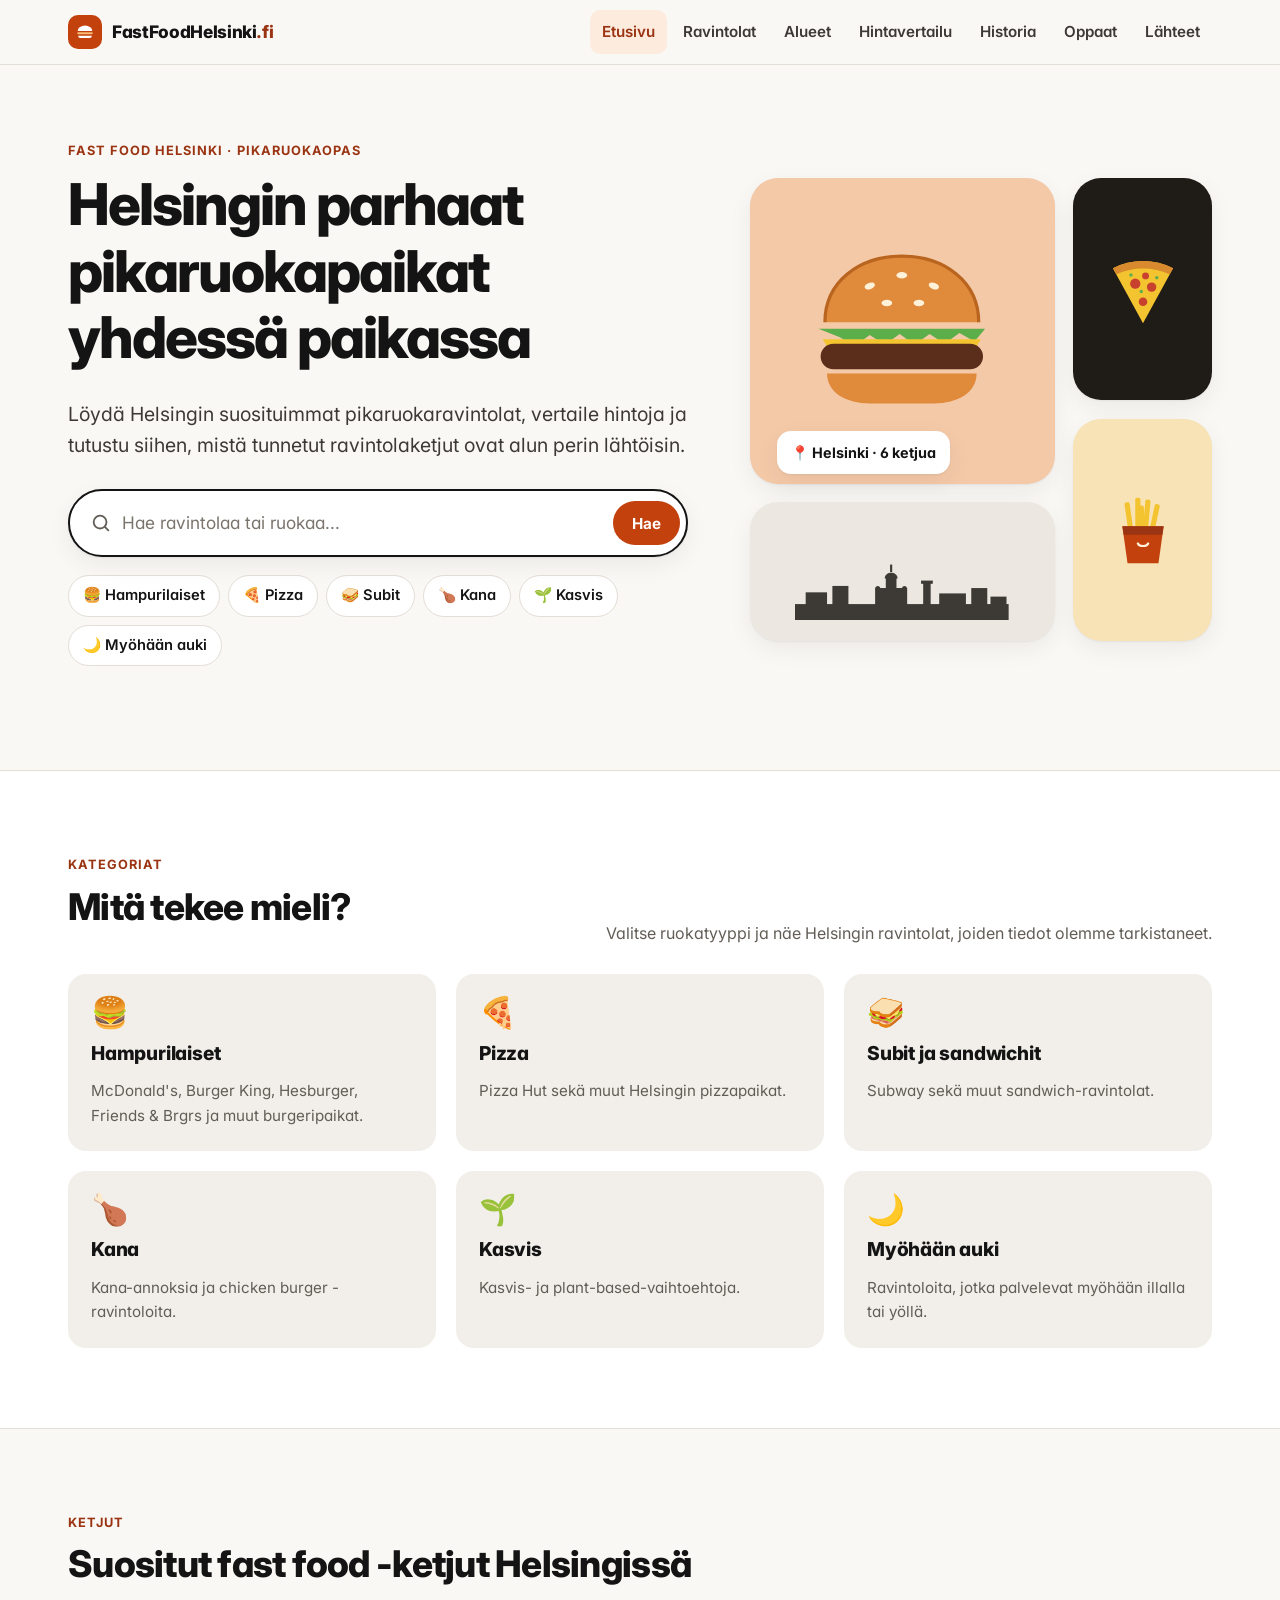
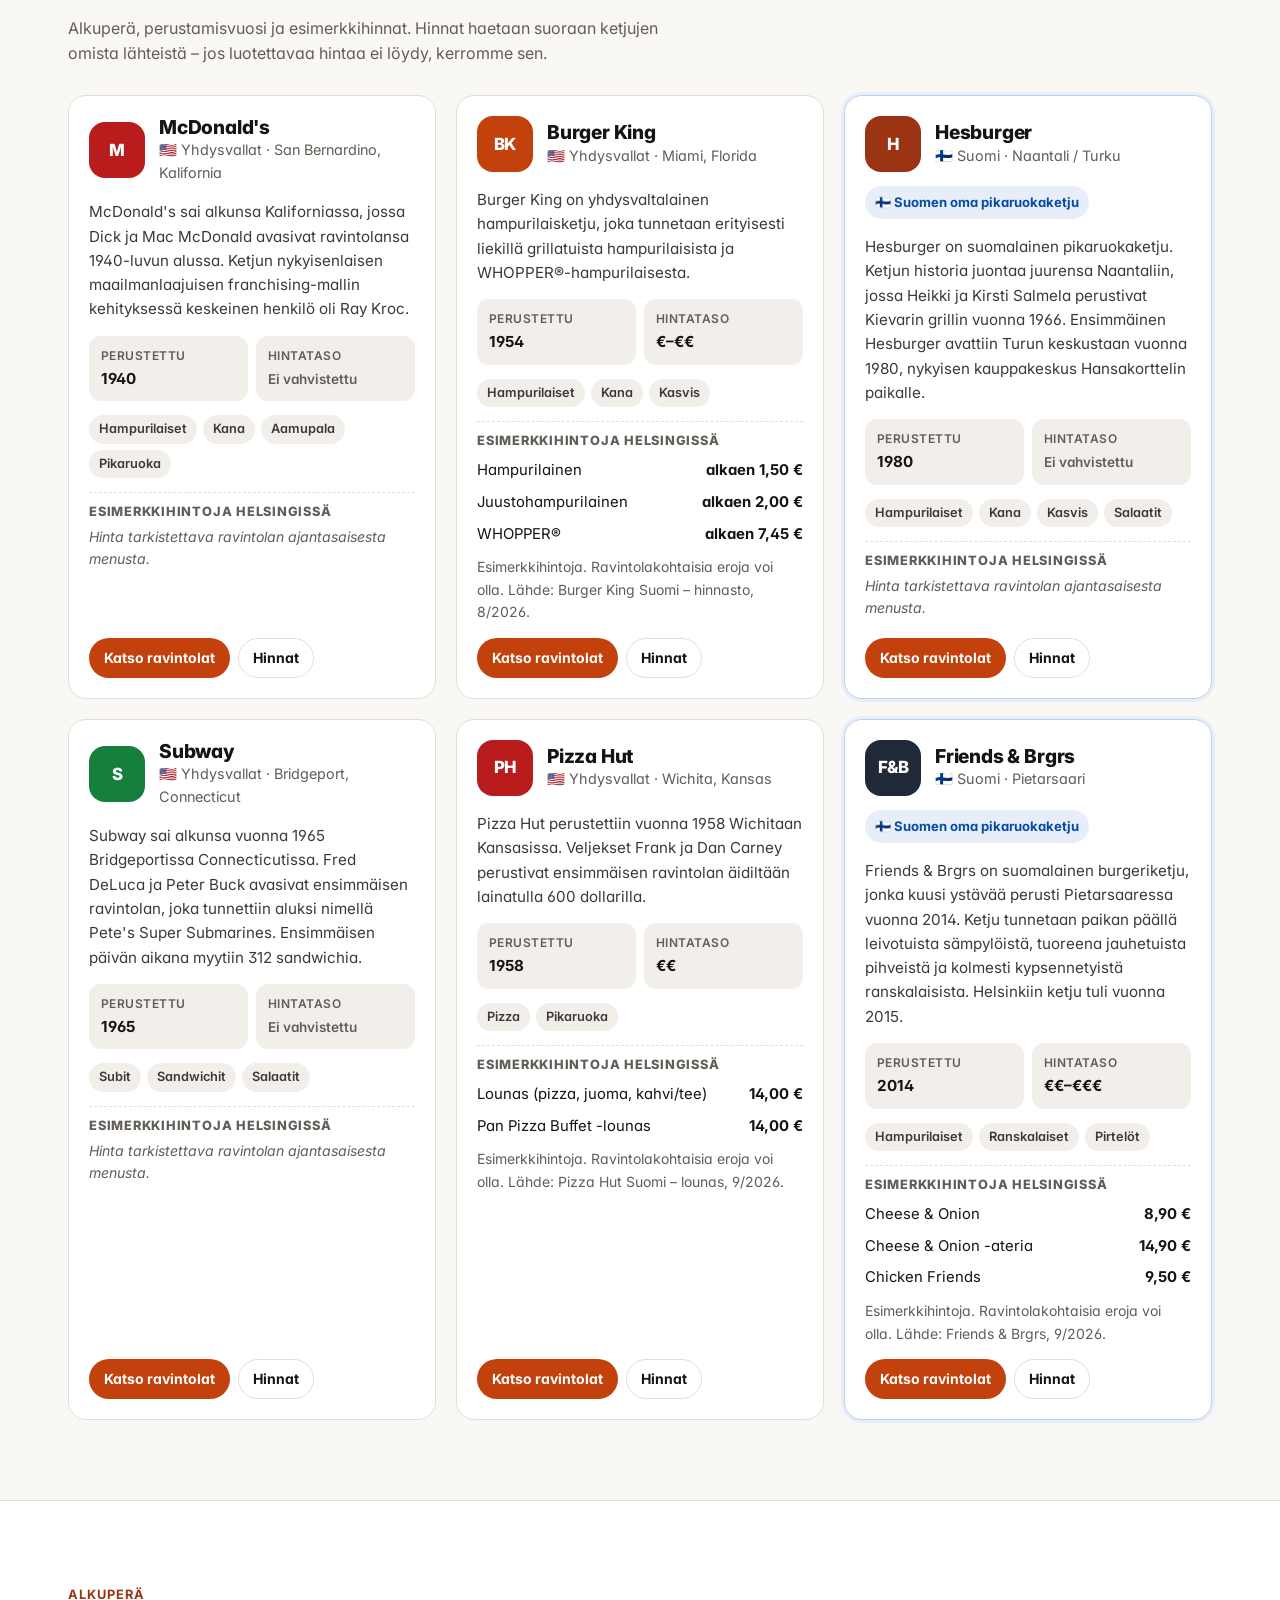
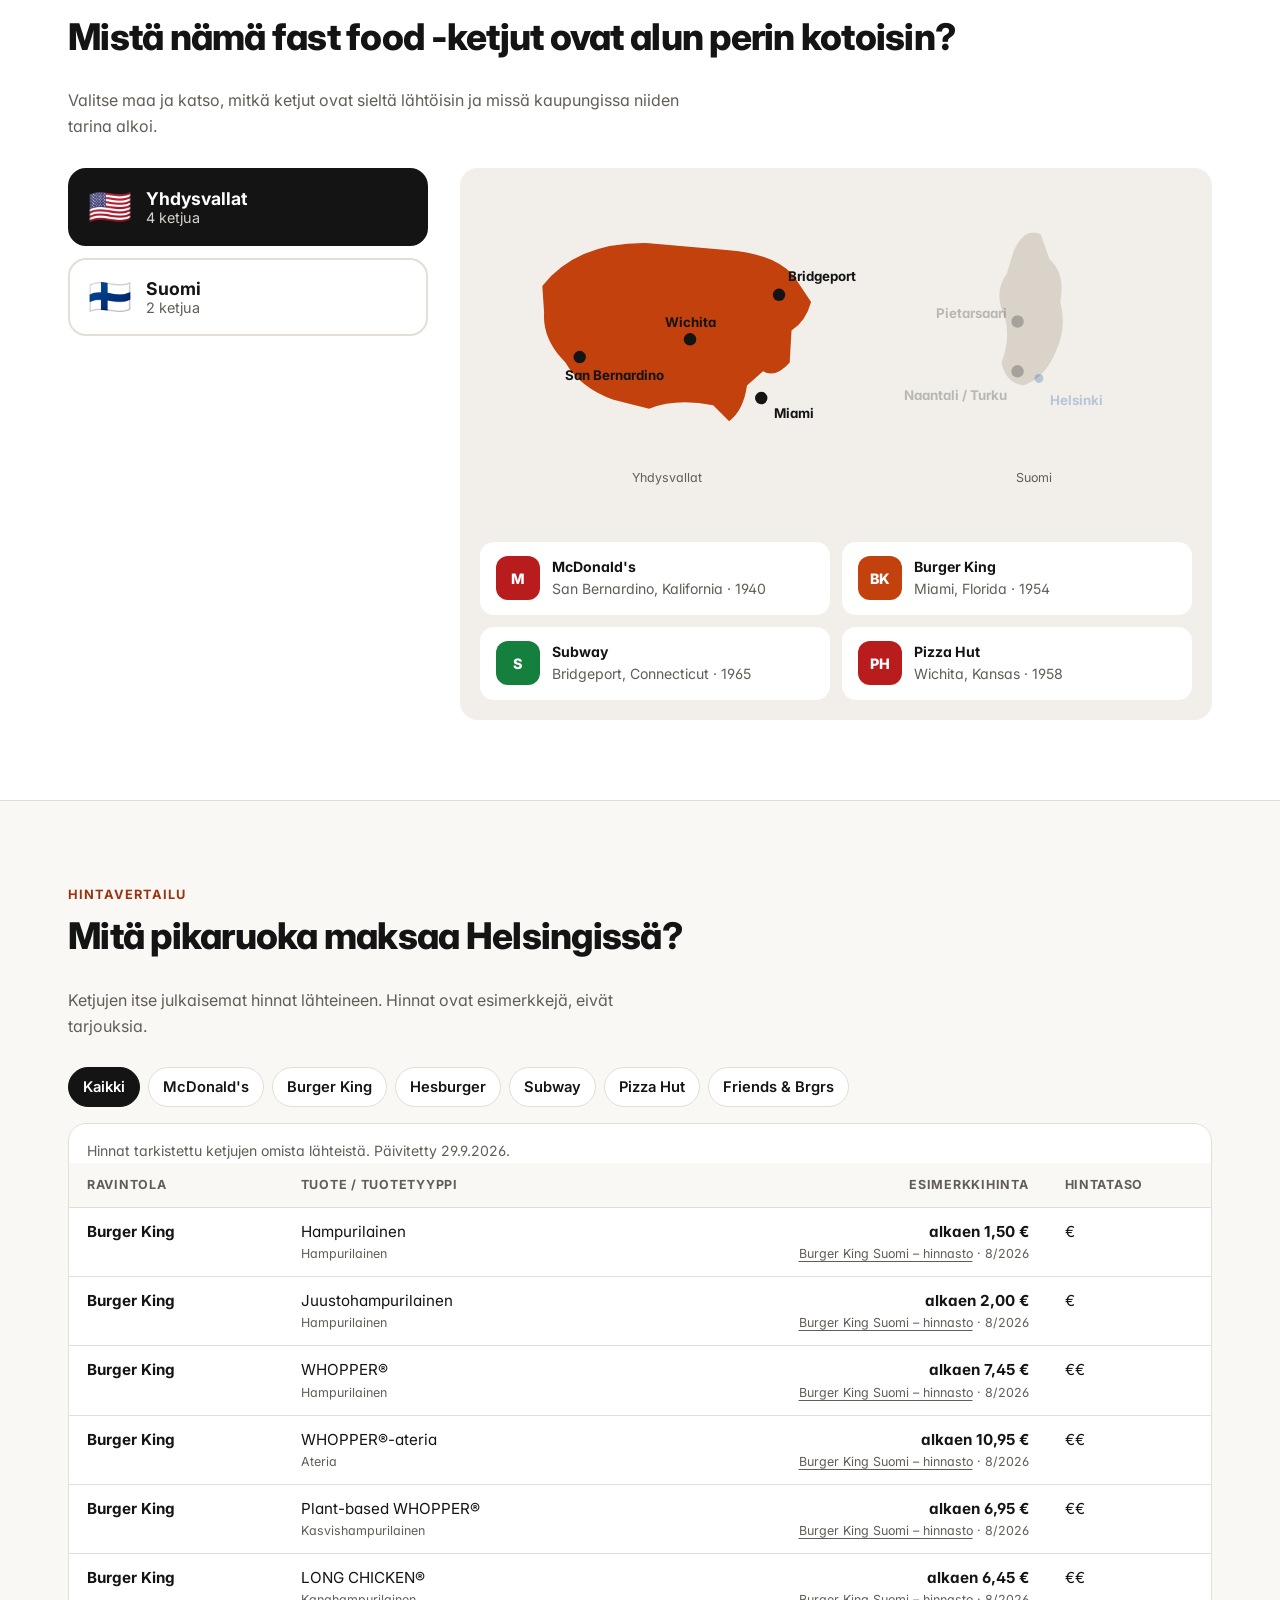
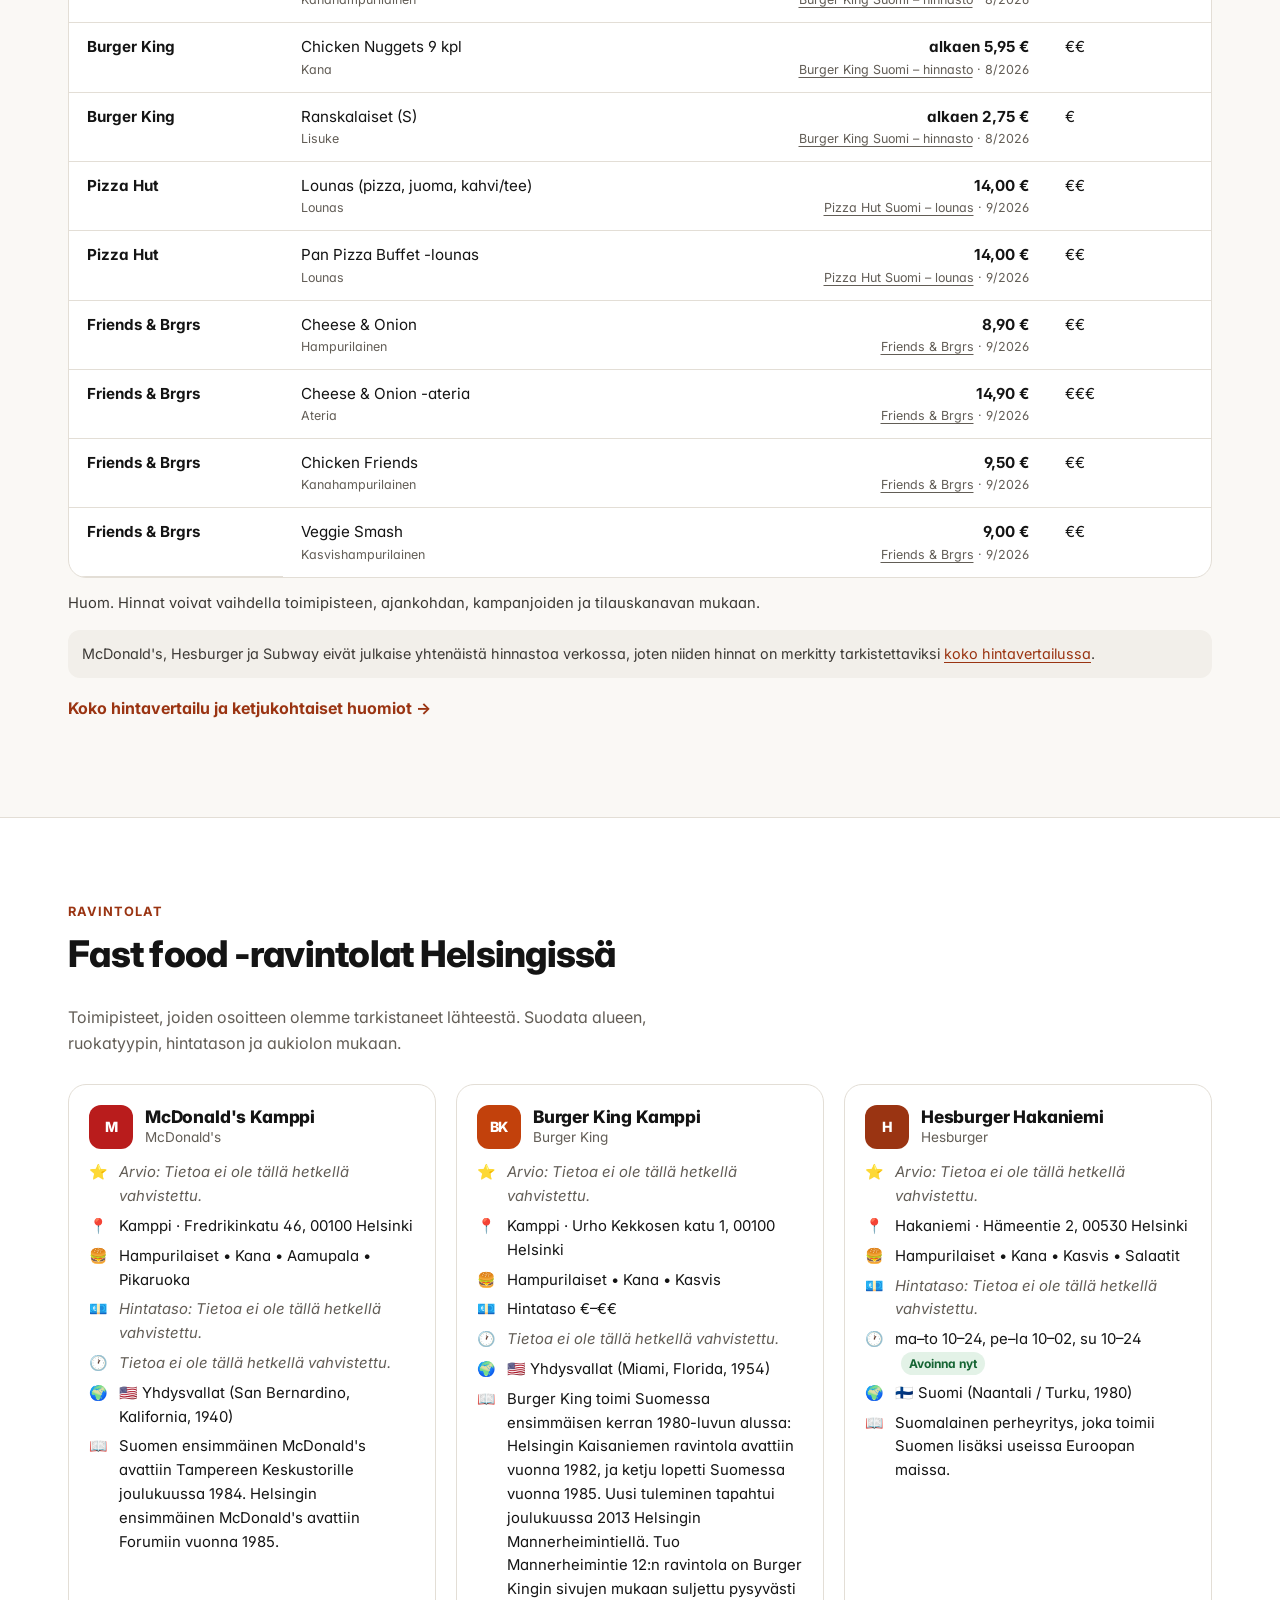
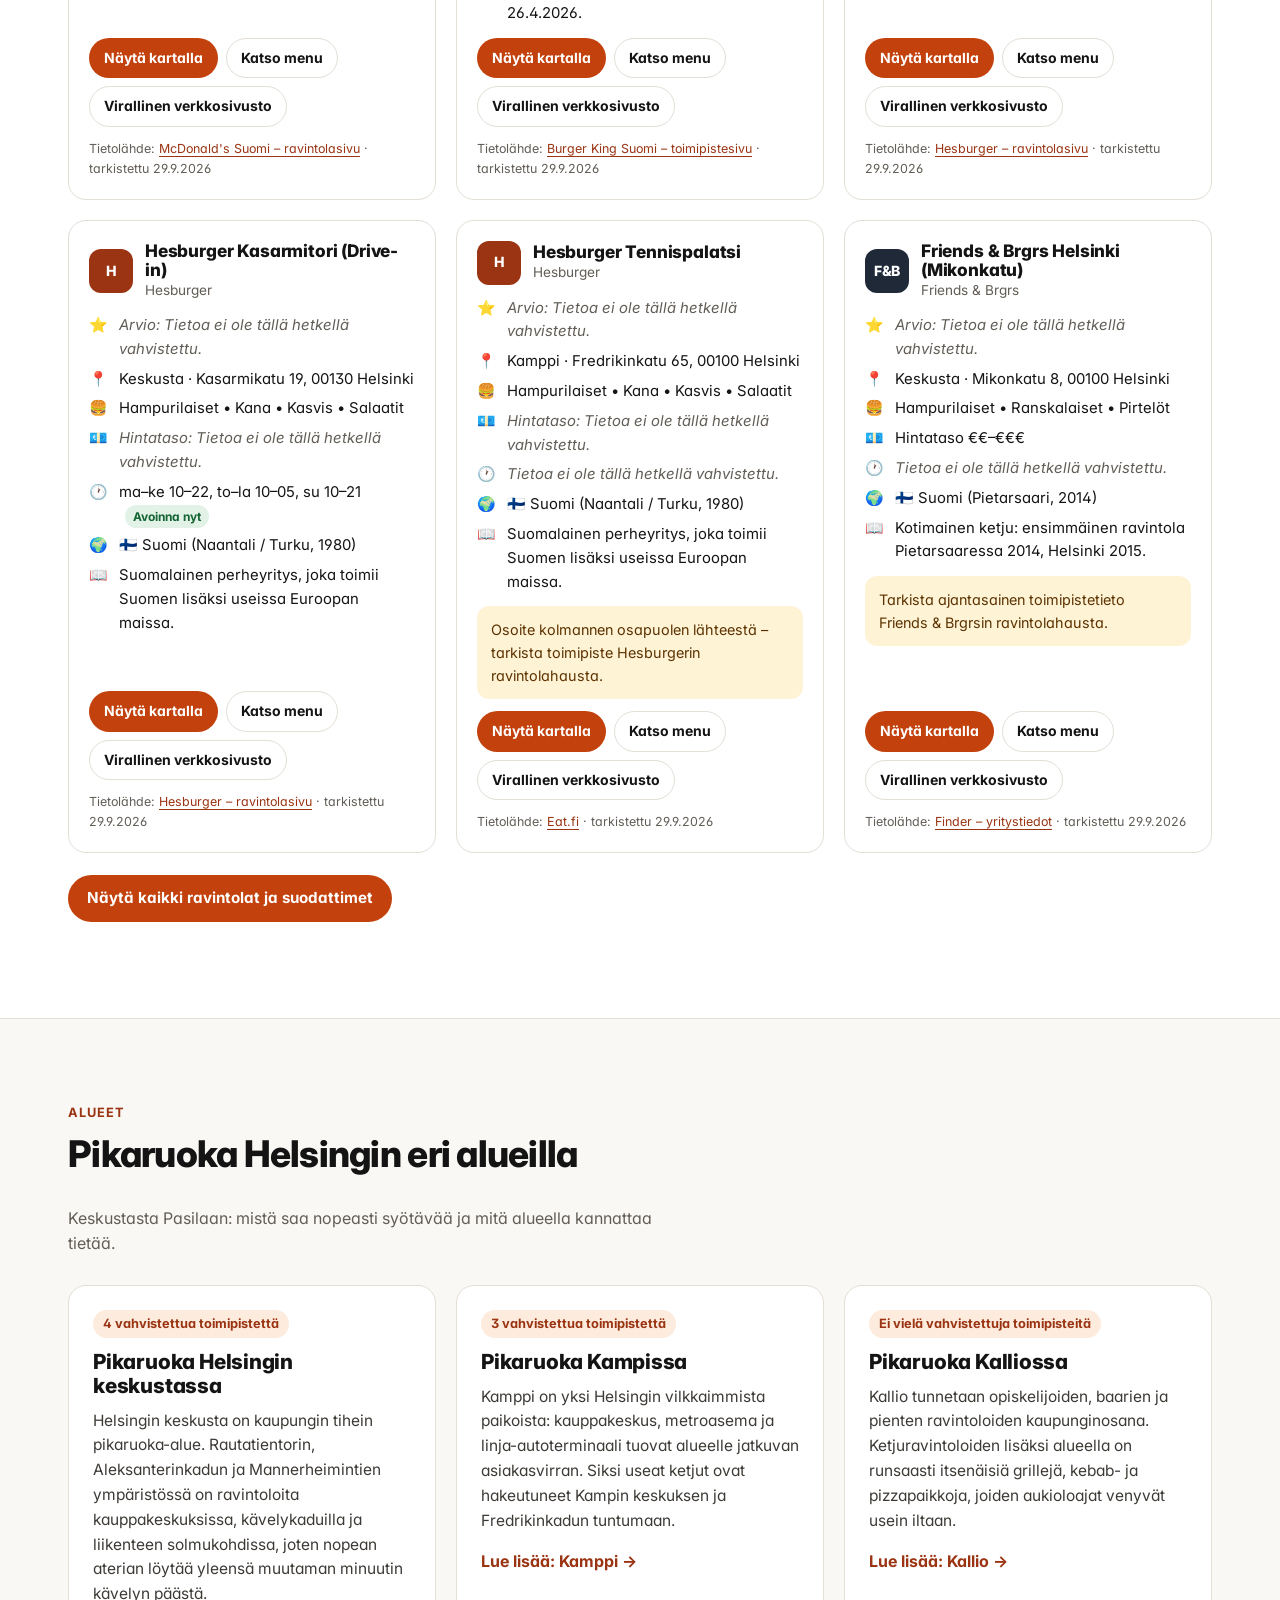
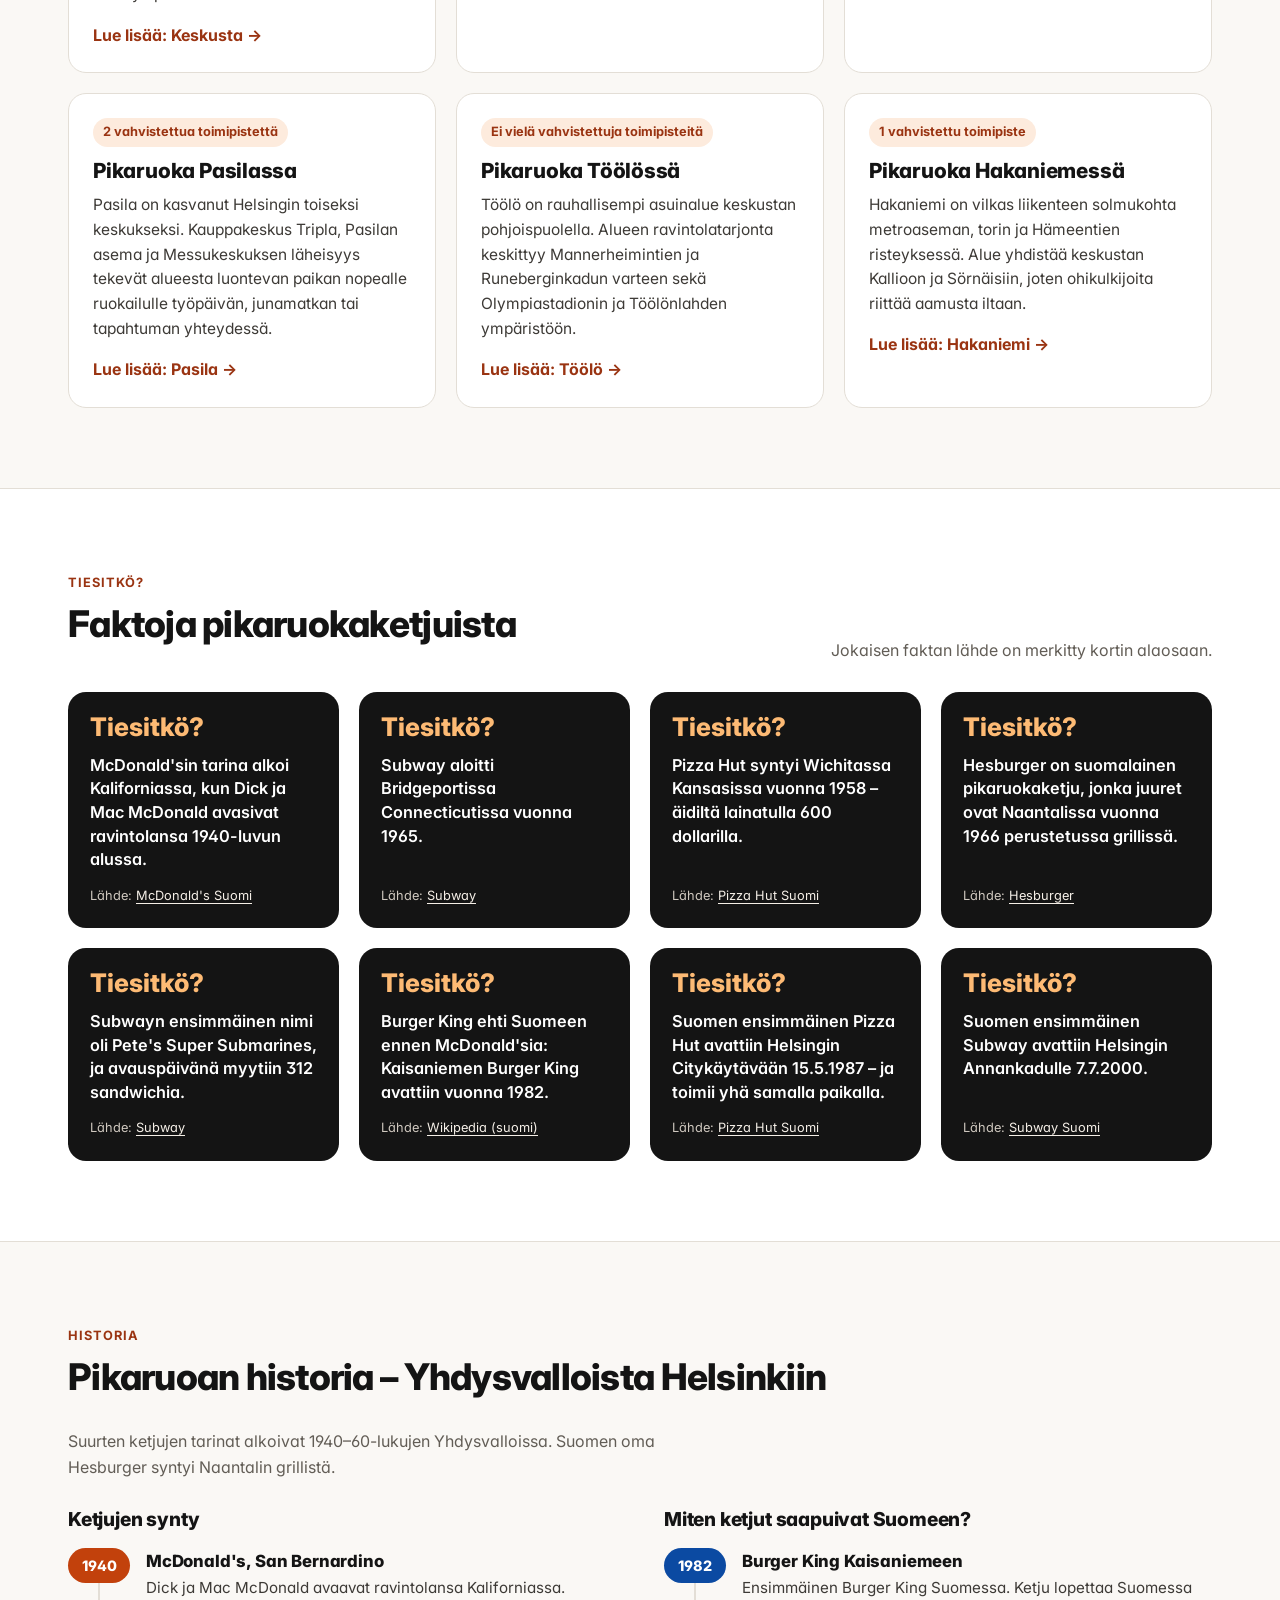
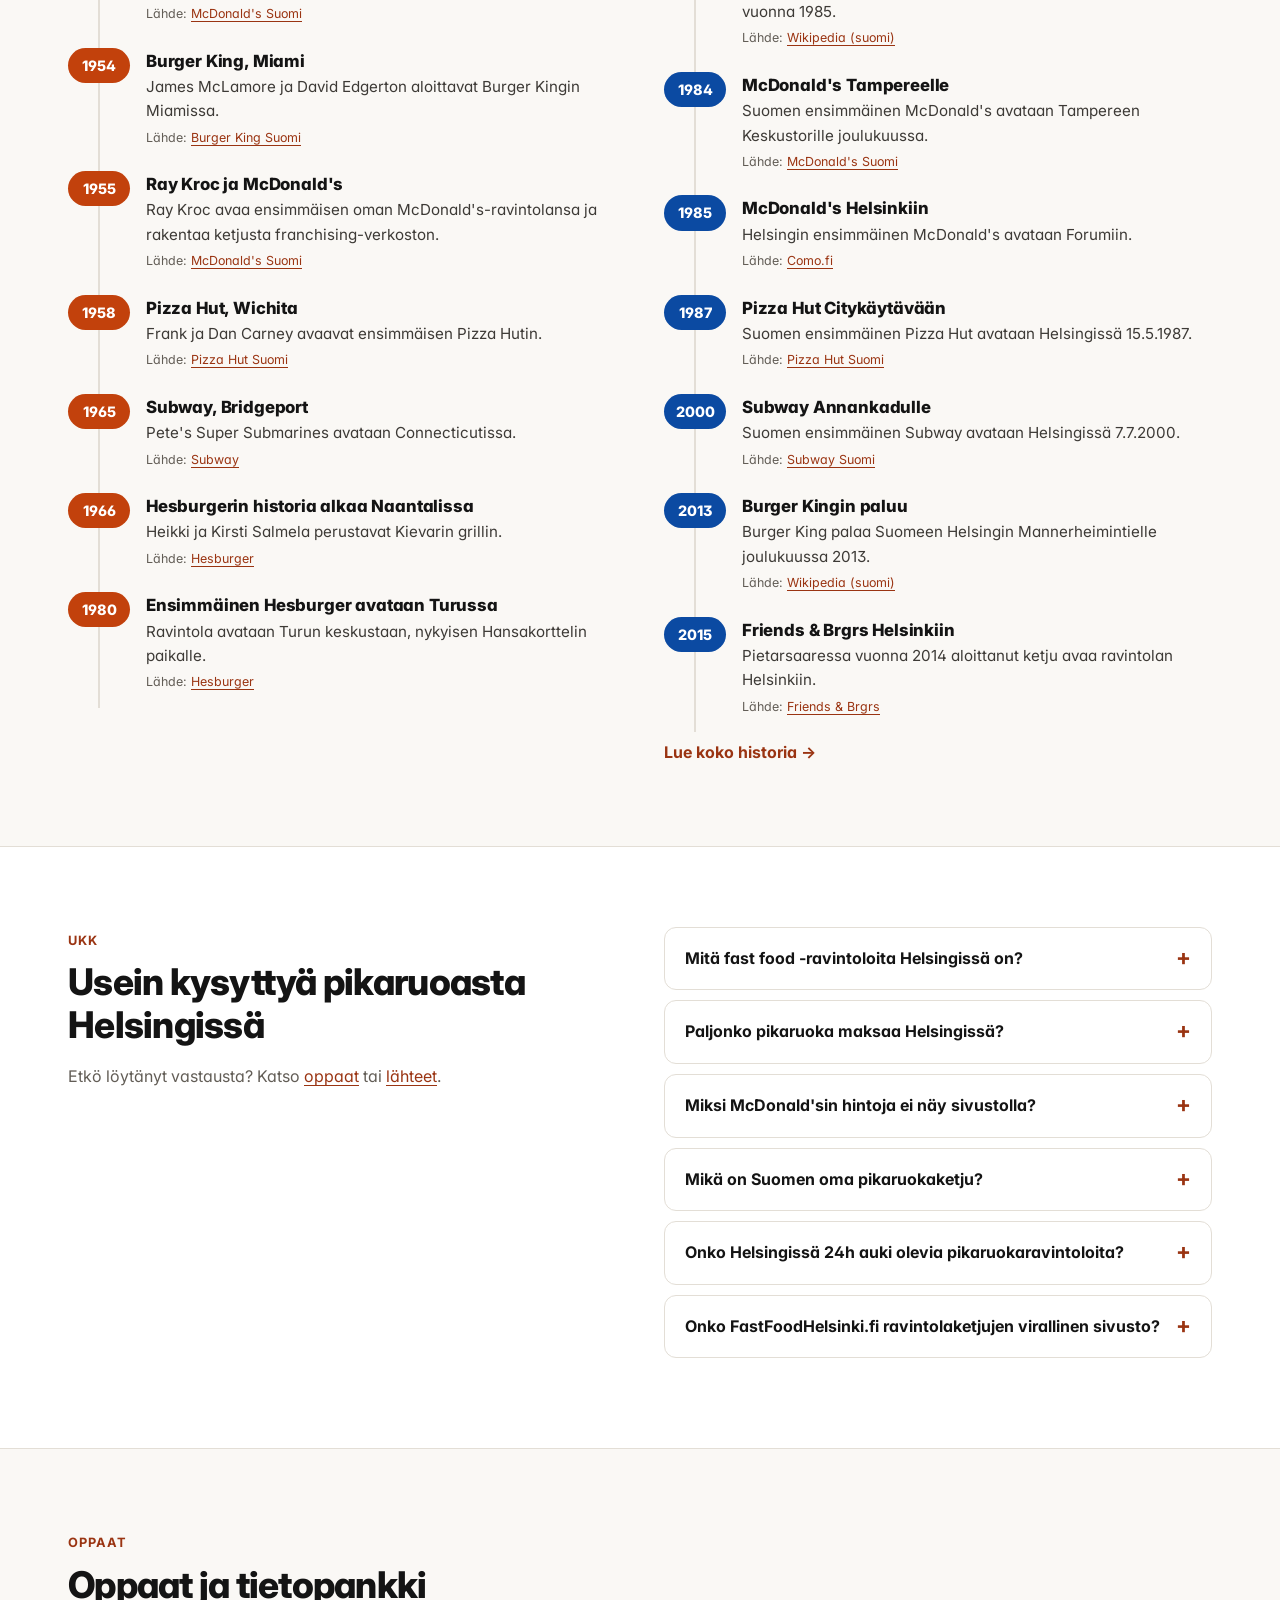
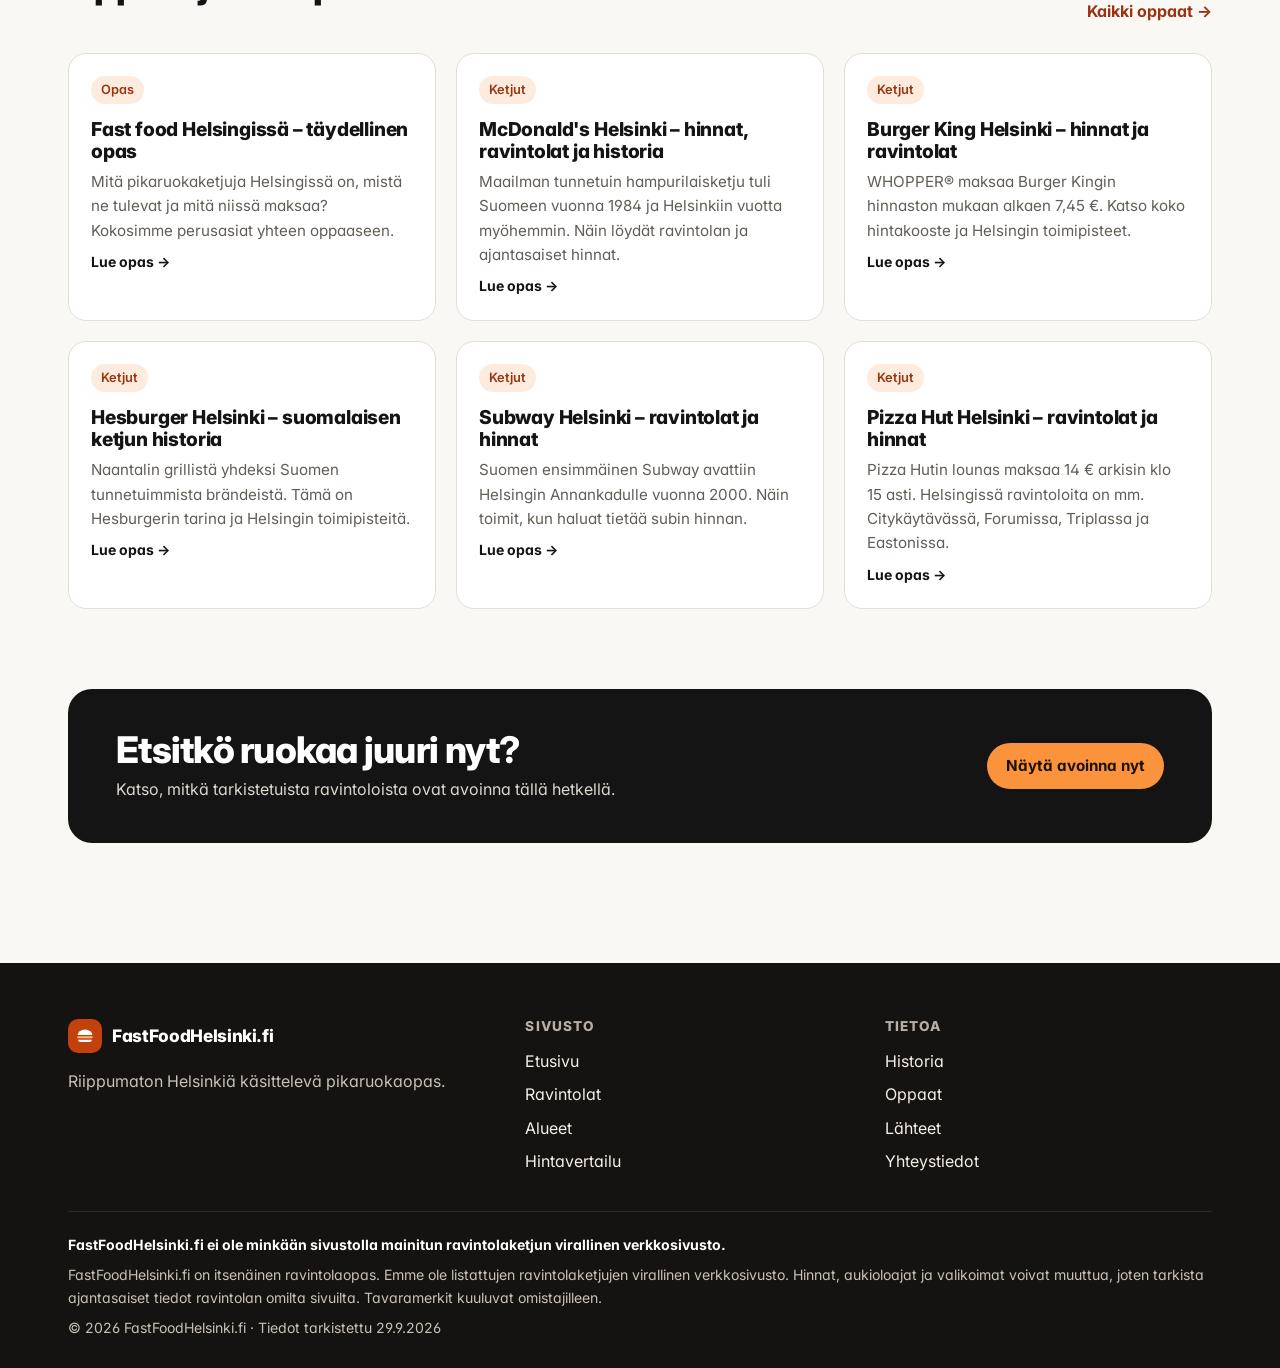
<file: index.html>
<!doctype html>
<html lang="fi">
<head>
<meta charset="utf-8">
<meta name="viewport" content="width=device-width, initial-scale=1">
<title>Fast Food Helsinki – Pikaruokaravintolat, hinnat ja oppaat</title>
<meta name="description" content="Löydä Helsingin fast food -ravintolat, hinnat, sijainnit ja suosituimmat ketjut. Tutustu myös siihen, mistä McDonald's, Burger King, Subway, Hesburger ja Pizza Hut ovat alun perin lähtöisin.">
<meta name="robots" content="index,follow">
<link rel="canonical" href="https://fastfoodhelsinki.fi/">
<meta name="theme-color" content="#FAF8F5">
<meta property="og:type" content="website">
<meta property="og:locale" content="fi_FI">
<meta property="og:site_name" content="FastFoodHelsinki.fi">
<meta property="og:title" content="Fast Food Helsinki – Pikaruokaravintolat, hinnat ja oppaat">
<meta property="og:description" content="Löydä Helsingin fast food -ravintolat, hinnat, sijainnit ja suosituimmat ketjut. Tutustu myös siihen, mistä McDonald's, Burger King, Subway, Hesburger ja Pizza Hut ovat alun perin lähtöisin.">
<meta property="og:url" content="https://fastfoodhelsinki.fi/">
<meta property="og:image" content="https://fastfoodhelsinki.fi/og-image.png">
<meta name="twitter:card" content="summary_large_image">
<link rel="icon" href="favicon.svg" type="image/svg+xml">
<link rel="manifest" href="site.webmanifest">
<link rel="preconnect" href="https://fonts.googleapis.com">
<link rel="preconnect" href="https://fonts.gstatic.com" crossorigin>
<link rel="stylesheet" href="https://fonts.googleapis.com/css2?family=Inter:wght@400;500;600;700;800&display=swap">
<link rel="stylesheet" href="styles.css">
<script type="application/ld+json">{"@context": "https://schema.org", "@type": "WebSite", "name": "FastFoodHelsinki.fi", "url": "https://fastfoodhelsinki.fi/", "inLanguage": "fi", "description": "Riippumaton Helsinkiä käsittelevä pikaruokaopas.", "potentialAction": {"@type": "SearchAction", "target": "https://fastfoodhelsinki.fi/ravintolat.html?q={search_term_string}", "query-input": "required name=search_term_string"}}</script>
<script type="application/ld+json">{"@context": "https://schema.org", "@type": "FAQPage", "mainEntity": [{"@type": "Question", "name": "Mitä fast food -ravintoloita Helsingissä on?", "acceptedAnswer": {"@type": "Answer", "text": "Helsingissä toimivat muun muassa McDonald's, Burger King, Hesburger, Subway, Pizza Hut ja Friends & Brgrs. Ravintoloita on keskustassa, Kampissa, Hakaniemessä, Pasilassa ja monissa kaupunginosissa. Ravintolat-sivulla voit suodattaa toimipisteitä alueen, ruokatyypin ja aukiolon mukaan."}}, {"@type": "Question", "name": "Paljonko pikaruoka maksaa Helsingissä?", "acceptedAnswer": {"@type": "Answer", "text": "Hinnat vaihtelevat ketjun, tuotteen ja toimipisteen mukaan. Kokosimme hintavertailuun ketjujen itse julkaisemat hinnat lähteineen ja päivämäärineen. Kaikki ketjut eivät julkaise hintoja verkossa – esimerkiksi McDonald's Suomi näyttää ravintolakohtaiset hinnat vain sovelluksessaan."}}, {"@type": "Question", "name": "Miksi McDonald'sin hintoja ei näy sivustolla?", "acceptedAnswer": {"@type": "Answer", "text": "McDonald's Suomi on poistanut hinnaston verkkosivuiltaan, koska hinnat vaihtelevat ravintoloittain. Emme julkaise arvioituja hintoja, joten ohjaamme tarkistamaan hinnan McDonald's-sovelluksesta."}}, {"@type": "Question", "name": "Mikä on Suomen oma pikaruokaketju?", "acceptedAnswer": {"@type": "Answer", "text": "Hesburger on suomalainen perheyritys, jonka ensimmäinen ravintola avattiin Turussa vuonna 1980. Myös Friends & Brgrs on kotimainen burgeriketju, joka aloitti Pietarsaaressa vuonna 2014."}}, {"@type": "Question", "name": "Onko Helsingissä 24h auki olevia pikaruokaravintoloita?", "acceptedAnswer": {"@type": "Answer", "text": "Emme ole voineet vahvistaa ketjujen omista lähteistä yhtään Helsingin kaupungin alueella sijaitsevaa pikaruokaravintolaa, joka olisi auki ympäri vuorokauden. Listaamme sen sijaan ravintolat, joiden myöhäiset aukioloajat olemme tarkistaneet."}}, {"@type": "Question", "name": "Onko FastFoodHelsinki.fi ravintolaketjujen virallinen sivusto?", "acceptedAnswer": {"@type": "Answer", "text": "Ei ole. FastFoodHelsinki.fi on itsenäinen ravintolaopas, eikä se ole minkään sivustolla mainitun ravintolaketjun virallinen verkkosivusto. Tarkista ajantasaiset tiedot aina ravintolan omilta sivuilta."}}]}</script>
<script type="application/ld+json">{"@context": "https://schema.org", "@type": "Organization", "name": "FastFoodHelsinki.fi", "url": "https://fastfoodhelsinki.fi/", "logo": "https://fastfoodhelsinki.fi/favicon.svg"}</script>
</head>
<body>
<a class="skip" href="#main">Siirry sisältöön</a>
<header class="site-header">
  <div class="wrap header-row">
    <a class="logo" href="index.html" aria-label="FastFoodHelsinki.fi – etusivu"><span class="logo-mark" aria-hidden="true"><svg viewBox="0 0 24 24" width="22" height="22" fill="none"><path d="M4 11a8 6 0 0 1 16 0z" fill="#fff"/><rect x="3.5" y="12.2" width="17" height="2.2" rx="1.1" fill="#FDBA74"/><path d="M4.5 16h15a2.5 2.5 0 0 1-2.5 2.5H7A2.5 2.5 0 0 1 4.5 16z" fill="#fff"/></svg></span><span>FastFoodHelsinki<span class="tld">.fi</span></span></a>
    <button class="menu-btn" type="button" aria-expanded="false" aria-controls="site-nav" aria-label="Avaa valikko"><svg viewBox="0 0 24 24" fill="none" stroke="currentColor" stroke-width="2" stroke-linecap="round"><path d="M4 7h16M4 12h16M4 17h16"/></svg></button>
    <nav class="nav" id="site-nav" aria-label="Päävalikko"><ul><li><a href="index.html" aria-current="page">Etusivu</a></li><li><a href="ravintolat.html">Ravintolat</a></li><li><a href="alueet.html">Alueet</a></li><li><a href="hinnat.html">Hintavertailu</a></li><li><a href="historia.html">Historia</a></li><li><a href="oppaat.html">Oppaat</a></li><li><a href="lahteet.html">Lähteet</a></li></ul></nav>
  </div>
</header>
<main id="main">

<section class="hero" aria-labelledby="hero-h">
  <div class="wrap hero-grid">
    <div>
      <span class="eyebrow">Fast food Helsinki · Pikaruokaopas</span>
      <h1 id="hero-h">Helsingin parhaat pikaruokapaikat yhdessä paikassa</h1>
      <p class="lead">Löydä Helsingin suosituimmat pikaruokaravintolat, vertaile hintoja ja tutustu siihen, mistä tunnetut ravintolaketjut ovat alun perin lähtöisin.</p>
      <form class="search" data-search role="search" action="ravintolat.html">
  <label class="sr-only" for="hero-search">Hae ravintolaa tai ruokaa</label>
  <div class="search-box">
    <svg viewBox="0 0 24 24" fill="none" stroke="currentColor" stroke-width="2" stroke-linecap="round" aria-hidden="true"><circle cx="11" cy="11" r="7"/><path d="m20 20-3.5-3.5"/></svg>
    <input id="hero-search" name="q" type="search" placeholder="Hae ravintolaa tai ruokaa..." autocomplete="off" role="combobox" aria-autocomplete="list" aria-expanded="false" aria-controls="hero-search-list">
    <button class="btn btn-primary" type="submit">Hae</button>
  </div>
  <ul class="search-results" id="hero-search-list" role="listbox" aria-label="Hakutulokset" hidden></ul>
</form>
      <ul class="chips" aria-label="Pikavalinnat">
  <li><a class="chip" href="ravintolat.html?cat=burger">🍔 Hampurilaiset</a></li>
  <li><a class="chip" href="ravintolat.html?cat=pizza">🍕 Pizza</a></li>
  <li><a class="chip" href="ravintolat.html?cat=sub">🥪 Subit</a></li>
  <li><a class="chip" href="ravintolat.html?cat=chicken">🍗 Kana</a></li>
  <li><a class="chip" href="ravintolat.html?cat=veg">🌱 Kasvis</a></li>
  <li><a class="chip" href="ravintolat.html?open=late">🌙 Myöhään auki</a></li>
</ul>
    </div>
    <div class="hero-art" aria-hidden="true">
      <div class="tile t1"><svg viewBox="0 0 200 200" role="img" aria-label="Piirroskuva hampurilaisesta">
<path d="M28 92c0-38 32-62 72-62s72 24 72 62z" fill="#E08A3C"/><path d="M28 92c0-38 32-62 72-62s72 24 72 62" fill="none" stroke="#B9651F" stroke-width="3"/>
<g fill="#FFF2D9"><ellipse cx="70" cy="58" rx="5" ry="3" transform="rotate(-20 70 58)"/><ellipse cx="100" cy="48" rx="5" ry="3"/><ellipse cx="130" cy="58" rx="5" ry="3" transform="rotate(20 130 58)"/><ellipse cx="86" cy="74" rx="5" ry="3"/><ellipse cx="116" cy="74" rx="5" ry="3"/></g>
<path d="M22 98h156l-10 12-14-8-14 10-14-9-14 10-14-10-14 10-14-9-14 10-14-8z" fill="#5BAE4A"/>
<path d="M26 108l148 0-6 10H32z" fill="#F4C430"/>
<rect x="24" y="112" width="152" height="24" rx="12" fill="#5A2E1A"/>
<path d="M30 140h140c0 18-18 28-40 28H70c-22 0-40-10-40-28z" fill="#E08A3C"/>
</svg></div>
      <div class="tile t2"><svg viewBox="0 0 200 200" role="img" aria-label="Piirroskuva pizzapalasta">
<path d="M100 178 30 50c44-22 96-22 140 0z" fill="#F4C430"/><path d="M30 50c44-22 96-22 140 0l-8 14c-40-18-84-18-124 0z" fill="#D9892E"/>
<g fill="#C8412E"><circle cx="82" cy="86" r="12"/><circle cx="120" cy="94" r="11"/><circle cx="100" cy="128" r="10"/><circle cx="106" cy="68" r="8"/></g>
<g fill="#5BAE4A"><circle cx="96" cy="104" r="4"/><circle cx="132" cy="72" r="4"/><circle cx="72" cy="66" r="4"/></g>
</svg></div>
      <div class="tile t3"><svg viewBox="0 0 200 200" role="img" aria-label="Piirroskuva ranskalaisista">
<g fill="#F4C430"><rect x="62" y="36" width="12" height="80" rx="4" transform="rotate(-8 68 76)"/><rect x="82" y="26" width="12" height="90" rx="4"/><rect x="102" y="30" width="12" height="86" rx="4" transform="rotate(5 108 73)"/><rect x="120" y="40" width="12" height="76" rx="4" transform="rotate(12 126 78)"/><rect x="92" y="44" width="12" height="72" rx="4" transform="rotate(-4 98 80)"/></g>
<path d="M52 92h96l-12 86H64z" fill="#C2410C"/><path d="M52 92h96l-3 20H55z" fill="#9A3412"/>
<path d="M88 132c4 8 20 8 24 0" stroke="#FFF2D9" stroke-width="5" fill="none" stroke-linecap="round"/>
</svg></div>
      <div class="tile t4"><svg viewBox="0 0 400 110" preserveAspectRatio="xMidYMax meet" role="img" aria-label="Helsingin siluetti">
<g fill="#3D3A36"><rect x="0" y="80" width="400" height="30"/><rect x="20" y="58" width="40" height="30"/><rect x="70" y="46" width="30" height="40"/>
<path d="M150 88V50h60v38z"/><rect x="170" y="30" width="20" height="22"/><path d="M168 32c0-14 24-14 24 0z"/><rect x="178" y="6" width="4" height="14"/><path d="M150 52c0-8 10-8 10 0zM200 52c0-8 10-8 10 0z"/>
<rect x="240" y="40" width="14" height="48"/><rect x="236" y="36" width="22" height="6"/><rect x="270" y="60" width="50" height="28"/><rect x="330" y="50" width="30" height="38"/><rect x="366" y="66" width="30" height="22"/></g>
</svg></div>
      <div class="badge">📍 Helsinki · 6 ketjua</div>
    </div>
  </div>
</section>

<section class="alt" aria-labelledby="cat-h">
  <div class="wrap">
    <div class="section-head"><div><span class="eyebrow">Kategoriat</span><h2 id="cat-h">Mitä tekee mieli?</h2></div><p>Valitse ruokatyyppi ja näe Helsingin ravintolat, joiden tiedot olemme tarkistaneet.</p></div>
    <div class="grid grid-3">
      <a class="cat-card" href="ravintolat.html?cat=burger"><span class="ico" aria-hidden="true">🍔</span><h3>Hampurilaiset</h3><p>McDonald's, Burger King, Hesburger, Friends &amp; Brgrs ja muut burgeripaikat.</p></a>
      <a class="cat-card" href="ravintolat.html?cat=pizza"><span class="ico" aria-hidden="true">🍕</span><h3>Pizza</h3><p>Pizza Hut sekä muut Helsingin pizzapaikat.</p></a>
      <a class="cat-card" href="ravintolat.html?cat=sub"><span class="ico" aria-hidden="true">🥪</span><h3>Subit ja sandwichit</h3><p>Subway sekä muut sandwich-ravintolat.</p></a>
      <a class="cat-card" href="ravintolat.html?cat=chicken"><span class="ico" aria-hidden="true">🍗</span><h3>Kana</h3><p>Kana-annoksia ja chicken burger -ravintoloita.</p></a>
      <a class="cat-card" href="ravintolat.html?cat=veg"><span class="ico" aria-hidden="true">🌱</span><h3>Kasvis</h3><p>Kasvis- ja plant-based-vaihtoehtoja.</p></a>
      <a class="cat-card" href="ravintolat.html?open=late"><span class="ico" aria-hidden="true">🌙</span><h3>Myöhään auki</h3><p>Ravintoloita, jotka palvelevat myöhään illalla tai yöllä.</p></a>
    </div>
  </div>
</section>

<section id="ketjut" aria-labelledby="chains-h">
  <div class="wrap">
    <div class="section-head"><div><span class="eyebrow">Ketjut</span><h2 id="chains-h">Suositut fast food -ketjut Helsingissä</h2></div><p>Alkuperä, perustamisvuosi ja esimerkkihinnat. Hinnat haetaan suoraan ketjujen omista lähteistä – jos luotettavaa hintaa ei löydy, kerromme sen.</p></div>
    <div class="grid grid-3" data-chains></div>
  </div>
</section>

<section class="alt" id="alkupera" aria-labelledby="origin-h">
  <div class="wrap">
    <div class="section-head"><div><span class="eyebrow">Alkuperä</span><h2 id="origin-h">Mistä nämä fast food -ketjut ovat alun perin kotoisin?</h2></div><p>Valitse maa ja katso, mitkä ketjut ovat sieltä lähtöisin ja missä kaupungissa niiden tarina alkoi.</p></div>
    <div class="origin-wrap" id="origin">
      <div class="origin-tabs" role="tablist" aria-label="Alkuperämaa"></div>
      <div class="origin-map" id="origin-panel" role="tabpanel"><svg viewBox="0 0 800 380" role="img" aria-labelledby="map-t">
<title id="map-t">Kaavakuva ketjujen synnyinpaikoista Yhdysvalloissa ja Suomessa</title>
<path data-region="us" fill="#C2410C" d="M70 110 Q110 60 190 62 L280 70 Q330 74 352 98 L372 128 Q366 150 350 160 L348 196 Q332 214 318 206 L300 222 Q296 250 280 262 L262 244 Q220 236 190 248 L150 238 Q112 224 96 196 Q70 170 72 140z"/>
<path data-region="fi" fill="#D9D3CA" d="M600 70 Q612 44 630 52 L640 80 Q658 96 652 128 Q660 158 646 186 Q634 214 610 222 Q590 218 586 196 Q596 170 590 146 Q576 118 592 96z"/>
<g font-family="Inter, system-ui, sans-serif" font-size="15" font-weight="700" fill="#141414">
<g data-pin="us"><circle cx="112" cy="190" r="7" fill="#141414"/><text x="96" y="216">San Bernardino</text>
<circle cx="236" cy="170" r="7" fill="#141414"/><text x="236" y="156" text-anchor="middle">Wichita</text>
<circle cx="336" cy="120" r="7" fill="#141414"/><text x="346" y="104">Bridgeport</text>
<circle cx="316" cy="236" r="7" fill="#141414"/><text x="330" y="258">Miami</text></g>
<g data-pin="fi"><circle cx="604" cy="206" r="7" fill="#141414"/><text x="592" y="238" text-anchor="end">Naantali / Turku</text>
<circle cx="604" cy="150" r="7" fill="#141414"/><text x="592" y="146" text-anchor="end">Pietarsaari</text>
<circle cx="628" cy="214" r="5" fill="#0B4AA2"/><text x="640" y="244" fill="#0B4AA2">Helsinki</text></g>
</g>
<text x="210" y="330" text-anchor="middle" font-family="Inter, system-ui, sans-serif" font-size="14" fill="#625D56">Yhdysvallat</text>
<text x="622" y="330" text-anchor="middle" font-family="Inter, system-ui, sans-serif" font-size="14" fill="#625D56">Suomi</text>
</svg><div class="origin-list" aria-live="polite"></div></div>
    </div>
  </div>
</section>

<section id="hinnat" aria-labelledby="price-h">
  <div class="wrap">
    <div class="section-head"><div><span class="eyebrow">Hintavertailu</span><h2 id="price-h">Mitä pikaruoka maksaa Helsingissä?</h2></div><p>Ketjujen itse julkaisemat hinnat lähteineen. Hinnat ovat esimerkkejä, eivät tarjouksia.</p></div>
    <div data-price-table data-filterable="1" data-known="1"></div>
    <p class="note note-neutral">McDonald's, Hesburger ja Subway eivät julkaise yhtenäistä hinnastoa verkossa, joten niiden hinnat on merkitty tarkistettaviksi <a href="hinnat.html">koko hintavertailussa</a>.</p>
    <p style="margin-top:18px"><a class="link-arrow" href="hinnat.html">Koko hintavertailu ja ketjukohtaiset huomiot</a></p>
  </div>
</section>

<section class="alt" aria-labelledby="rest-h">
  <div class="wrap">
    <div class="section-head"><div><span class="eyebrow">Ravintolat</span><h2 id="rest-h">Fast food -ravintolat Helsingissä</h2></div><p>Toimipisteet, joiden osoitteen olemme tarkistaneet lähteestä. Suodata alueen, ruokatyypin, hintatason ja aukiolon mukaan.</p></div>
    <div class="grid grid-3" data-rest-list="all" data-limit="6"></div>
    <p style="margin-top:22px"><a class="btn btn-primary" href="ravintolat.html">Näytä kaikki ravintolat ja suodattimet</a></p>
  </div>
</section>

<section id="alueet" aria-labelledby="areas-h">
  <div class="wrap">
    <div class="section-head"><div><span class="eyebrow">Alueet</span><h2 id="areas-h">Pikaruoka Helsingin eri alueilla</h2></div><p>Keskustasta Pasilaan: mistä saa nopeasti syötävää ja mitä alueella kannattaa tietää.</p></div>
    <div class="grid grid-3"><article class="area-card"><span class="count" data-area-count="keskusta">&nbsp;</span><h3>Pikaruoka Helsingin keskustassa</h3><p>Helsingin keskusta on kaupungin tihein pikaruoka-alue. Rautatientorin, Aleksanterinkadun ja Mannerheimintien ympäristössä on ravintoloita kauppakeskuksissa, kävelykaduilla ja liikenteen solmukohdissa, joten nopean aterian löytää yleensä muutaman minuutin kävelyn päästä.</p><a class="link-arrow" href="alueet.html#keskusta">Lue lisää: Keskusta</a></article><article class="area-card"><span class="count" data-area-count="kamppi">&nbsp;</span><h3>Pikaruoka Kampissa</h3><p>Kamppi on yksi Helsingin vilkkaimmista paikoista: kauppakeskus, metroasema ja linja-autoterminaali tuovat alueelle jatkuvan asiakasvirran. Siksi useat ketjut ovat hakeutuneet Kampin keskuksen ja Fredrikinkadun tuntumaan.</p><a class="link-arrow" href="alueet.html#kamppi">Lue lisää: Kamppi</a></article><article class="area-card"><span class="count" data-area-count="kallio">&nbsp;</span><h3>Pikaruoka Kalliossa</h3><p>Kallio tunnetaan opiskelijoiden, baarien ja pienten ravintoloiden kaupunginosana. Ketjuravintoloiden lisäksi alueella on runsaasti itsenäisiä grillejä, kebab- ja pizzapaikkoja, joiden aukioloajat venyvät usein iltaan.</p><a class="link-arrow" href="alueet.html#kallio">Lue lisää: Kallio</a></article><article class="area-card"><span class="count" data-area-count="pasila">&nbsp;</span><h3>Pikaruoka Pasilassa</h3><p>Pasila on kasvanut Helsingin toiseksi keskukseksi. Kauppakeskus Tripla, Pasilan asema ja Messukeskuksen läheisyys tekevät alueesta luontevan paikan nopealle ruokailulle työpäivän, junamatkan tai tapahtuman yhteydessä.</p><a class="link-arrow" href="alueet.html#pasila">Lue lisää: Pasila</a></article><article class="area-card"><span class="count" data-area-count="toolo">&nbsp;</span><h3>Pikaruoka Töölössä</h3><p>Töölö on rauhallisempi asuinalue keskustan pohjoispuolella. Alueen ravintolatarjonta keskittyy Mannerheimintien ja Runeberginkadun varteen sekä Olympiastadionin ja Töölönlahden ympäristöön.</p><a class="link-arrow" href="alueet.html#toolo">Lue lisää: Töölö</a></article><article class="area-card"><span class="count" data-area-count="hakaniemi">&nbsp;</span><h3>Pikaruoka Hakaniemessä</h3><p>Hakaniemi on vilkas liikenteen solmukohta metroaseman, torin ja Hämeentien risteyksessä. Alue yhdistää keskustan Kallioon ja Sörnäisiin, joten ohikulkijoita riittää aamusta iltaan.</p><a class="link-arrow" href="alueet.html#hakaniemi">Lue lisää: Hakaniemi</a></article></div>
  </div>
</section>

<section class="alt" aria-labelledby="facts-h">
  <div class="wrap">
    <div class="section-head"><div><span class="eyebrow">Tiesitkö?</span><h2 id="facts-h">Faktoja pikaruokaketjuista</h2></div><p>Jokaisen faktan lähde on merkitty kortin alaosaan.</p></div>
    <div class="grid grid-4" data-facts data-limit="8"></div>
  </div>
</section>

<section id="historia" aria-labelledby="hist-h">
  <div class="wrap">
    <div class="section-head"><div><span class="eyebrow">Historia</span><h2 id="hist-h">Pikaruoan historia – Yhdysvalloista Helsinkiin</h2></div><p>Suurten ketjujen tarinat alkoivat 1940–60-lukujen Yhdysvalloissa. Suomen oma Hesburger syntyi Naantalin grillistä.</p></div>
    <div class="two-col">
      <div><h3 style="margin-bottom:18px">Ketjujen synty</h3><ol class="timeline" data-timeline="world"></ol></div>
      <div><h3 style="margin-bottom:18px">Miten ketjut saapuivat Suomeen?</h3><ol class="timeline fi" data-timeline="fi"></ol><a class="link-arrow" href="historia.html">Lue koko historia</a></div>
    </div>
  </div>
</section>

<section class="alt" aria-labelledby="faq-h">
  <div class="wrap two-col">
    <div><span class="eyebrow">UKK</span><h2 id="faq-h">Usein kysyttyä pikaruoasta Helsingissä</h2><p class="muted">Etkö löytänyt vastausta? Katso <a href="oppaat.html">oppaat</a> tai <a href="lahteet.html">lähteet</a>.</p></div>
    <div class="faq"><details><summary>Mitä fast food -ravintoloita Helsingissä on?</summary><div class="ans"><p style="margin:0">Helsingissä toimivat muun muassa McDonald's, Burger King, Hesburger, Subway, Pizza Hut ja Friends & Brgrs. Ravintoloita on keskustassa, Kampissa, Hakaniemessä, Pasilassa ja monissa kaupunginosissa. Ravintolat-sivulla voit suodattaa toimipisteitä alueen, ruokatyypin ja aukiolon mukaan.</p></div></details><details><summary>Paljonko pikaruoka maksaa Helsingissä?</summary><div class="ans"><p style="margin:0">Hinnat vaihtelevat ketjun, tuotteen ja toimipisteen mukaan. Kokosimme hintavertailuun ketjujen itse julkaisemat hinnat lähteineen ja päivämäärineen. Kaikki ketjut eivät julkaise hintoja verkossa – esimerkiksi McDonald's Suomi näyttää ravintolakohtaiset hinnat vain sovelluksessaan.</p></div></details><details><summary>Miksi McDonald'sin hintoja ei näy sivustolla?</summary><div class="ans"><p style="margin:0">McDonald's Suomi on poistanut hinnaston verkkosivuiltaan, koska hinnat vaihtelevat ravintoloittain. Emme julkaise arvioituja hintoja, joten ohjaamme tarkistamaan hinnan McDonald's-sovelluksesta.</p></div></details><details><summary>Mikä on Suomen oma pikaruokaketju?</summary><div class="ans"><p style="margin:0">Hesburger on suomalainen perheyritys, jonka ensimmäinen ravintola avattiin Turussa vuonna 1980. Myös Friends & Brgrs on kotimainen burgeriketju, joka aloitti Pietarsaaressa vuonna 2014.</p></div></details><details><summary>Onko Helsingissä 24h auki olevia pikaruokaravintoloita?</summary><div class="ans"><p style="margin:0">Emme ole voineet vahvistaa ketjujen omista lähteistä yhtään Helsingin kaupungin alueella sijaitsevaa pikaruokaravintolaa, joka olisi auki ympäri vuorokauden. Listaamme sen sijaan ravintolat, joiden myöhäiset aukioloajat olemme tarkistaneet.</p></div></details><details><summary>Onko FastFoodHelsinki.fi ravintolaketjujen virallinen sivusto?</summary><div class="ans"><p style="margin:0">Ei ole. FastFoodHelsinki.fi on itsenäinen ravintolaopas, eikä se ole minkään sivustolla mainitun ravintolaketjun virallinen verkkosivusto. Tarkista ajantasaiset tiedot aina ravintolan omilta sivuilta.</p></div></details></div>
  </div>
</section>

<section aria-labelledby="guides-h">
  <div class="wrap">
    <div class="section-head"><div><span class="eyebrow">Oppaat</span><h2 id="guides-h">Oppaat ja tietopankki</h2></div><a class="link-arrow" href="oppaat.html">Kaikki oppaat</a></div>
    <div class="grid grid-3" data-guides data-limit="6"></div>
  </div>
</section>

<section style="padding-top:0">
  <div class="wrap">
    <div class="callout">
      <div><h2>Etsitkö ruokaa juuri nyt?</h2><p>Katso, mitkä tarkistetuista ravintoloista ovat avoinna tällä hetkellä.</p></div>
      <a class="btn btn-primary" href="ravintolat.html?open=now">Näytä avoinna nyt</a>
    </div>
  </div>
</section>

</main>
<footer class="site-footer">
  <div class="wrap">
    <div class="foot-grid">
      <div>
        <a class="logo" href="index.html"><span class="logo-mark" aria-hidden="true"><svg viewBox="0 0 24 24" width="22" height="22" fill="none"><path d="M4 11a8 6 0 0 1 16 0z" fill="#fff"/><rect x="3.5" y="12.2" width="17" height="2.2" rx="1.1" fill="#FDBA74"/><path d="M4.5 16h15a2.5 2.5 0 0 1-2.5 2.5H7A2.5 2.5 0 0 1 4.5 16z" fill="#fff"/></svg></span><span>FastFoodHelsinki.fi</span></a>
        <p style="margin-top:14px;color:#C9C1B6">Riippumaton Helsinkiä käsittelevä pikaruokaopas.</p>
      </div>
      <nav aria-label="Alatunnisteen linkit">
        <h2>Sivusto</h2>
        <ul>
          <li><a href="index.html">Etusivu</a></li>
          <li><a href="ravintolat.html">Ravintolat</a></li>
          <li><a href="alueet.html">Alueet</a></li>
          <li><a href="hinnat.html">Hintavertailu</a></li>
        </ul>
      </nav>
      <nav aria-label="Lisää linkkejä">
        <h2>Tietoa</h2>
        <ul>
          <li><a href="historia.html">Historia</a></li>
          <li><a href="oppaat.html">Oppaat</a></li>
          <li><a href="lahteet.html">Lähteet</a></li>
          <li><a href="yhteystiedot.html">Yhteystiedot</a></li>
        </ul>
      </nav>
    </div>
    <div class="disclaimer">
      <p style="margin:0"><strong>FastFoodHelsinki.fi ei ole minkään sivustolla mainitun ravintolaketjun virallinen verkkosivusto.</strong></p>
      <p style="margin:0">FastFoodHelsinki.fi on itsenäinen ravintolaopas. Emme ole listattujen ravintolaketjujen virallinen verkkosivusto. Hinnat, aukioloajat ja valikoimat voivat muuttua, joten tarkista ajantasaiset tiedot ravintolan omilta sivuilta. Tavaramerkit kuuluvat omistajilleen.</p>
      <p style="margin:0">© <span id="year">2026</span> FastFoodHelsinki.fi · Tiedot tarkistettu 29.9.2026</p>
    </div>
  </div>
</footer>
<script src="data.js"></script>
<script src="guides.js"></script>
<script src="app.js"></script>
</body>
</html>
</file>
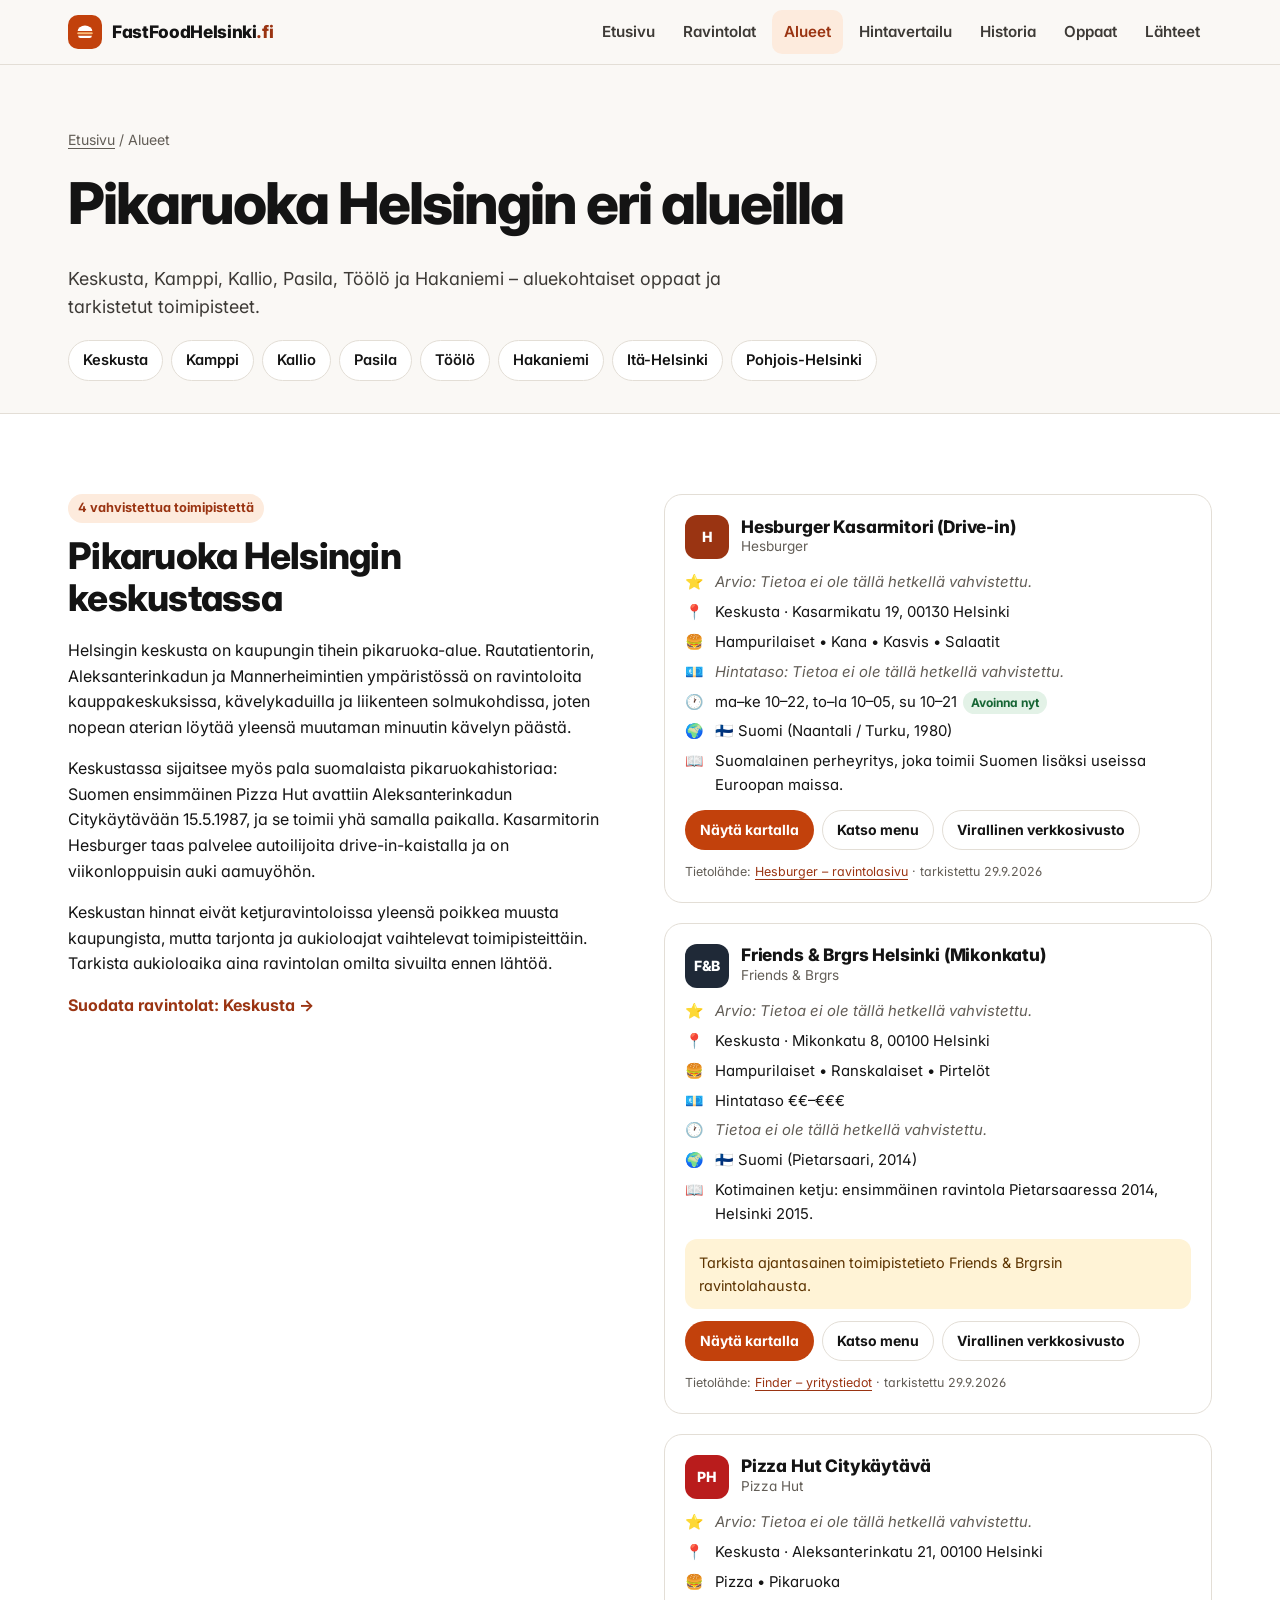
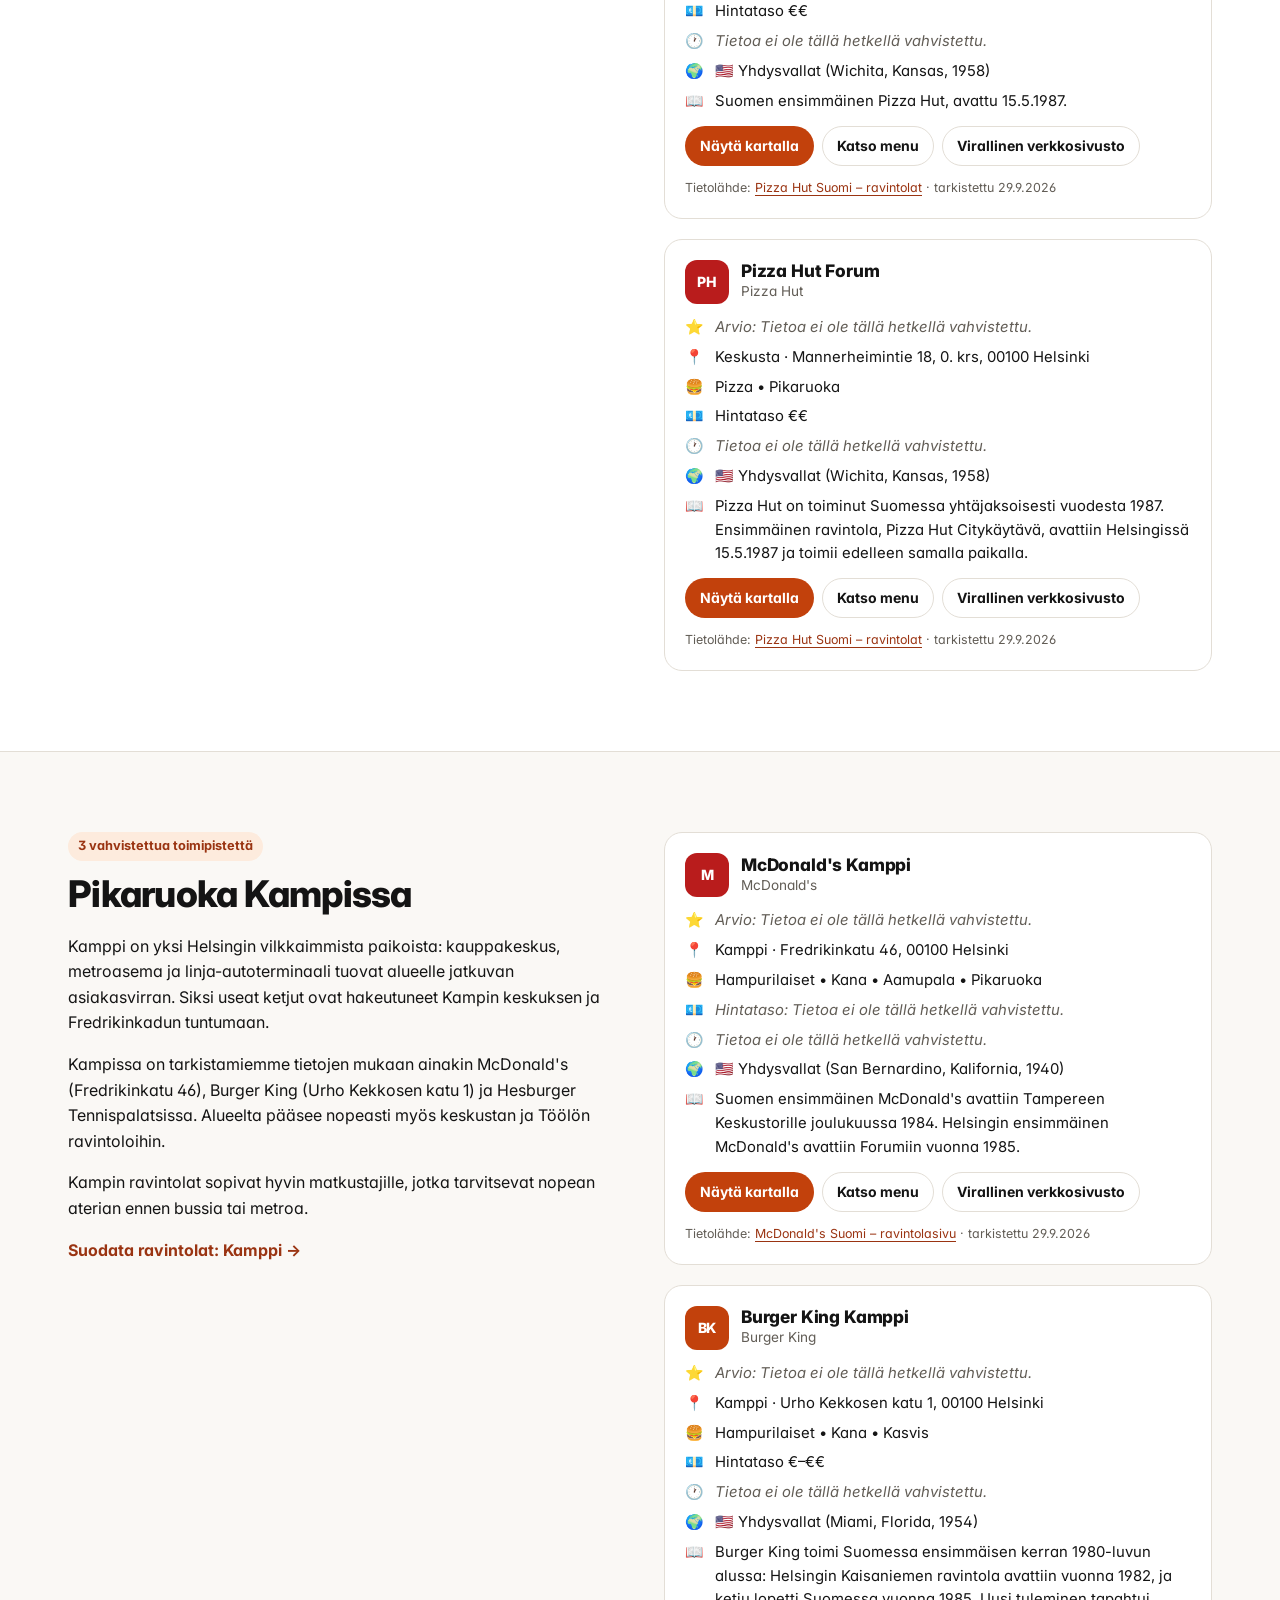
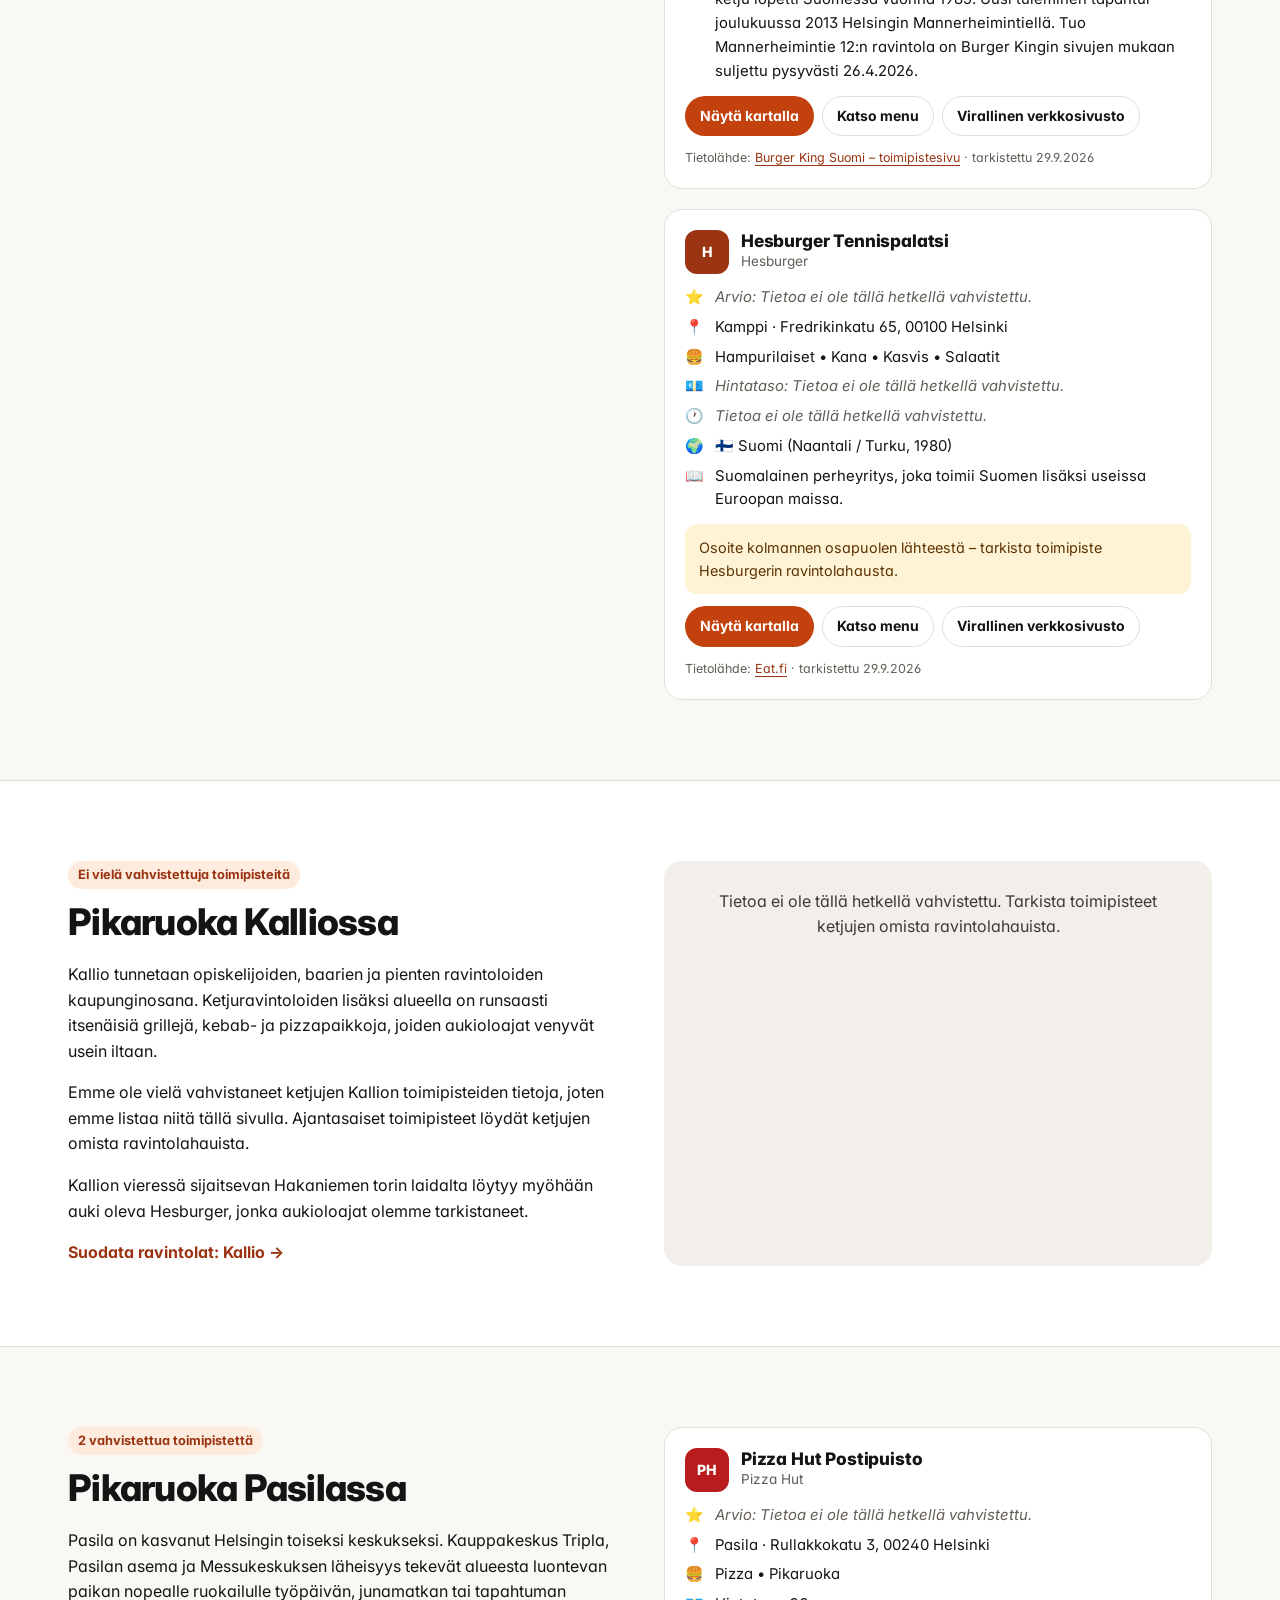
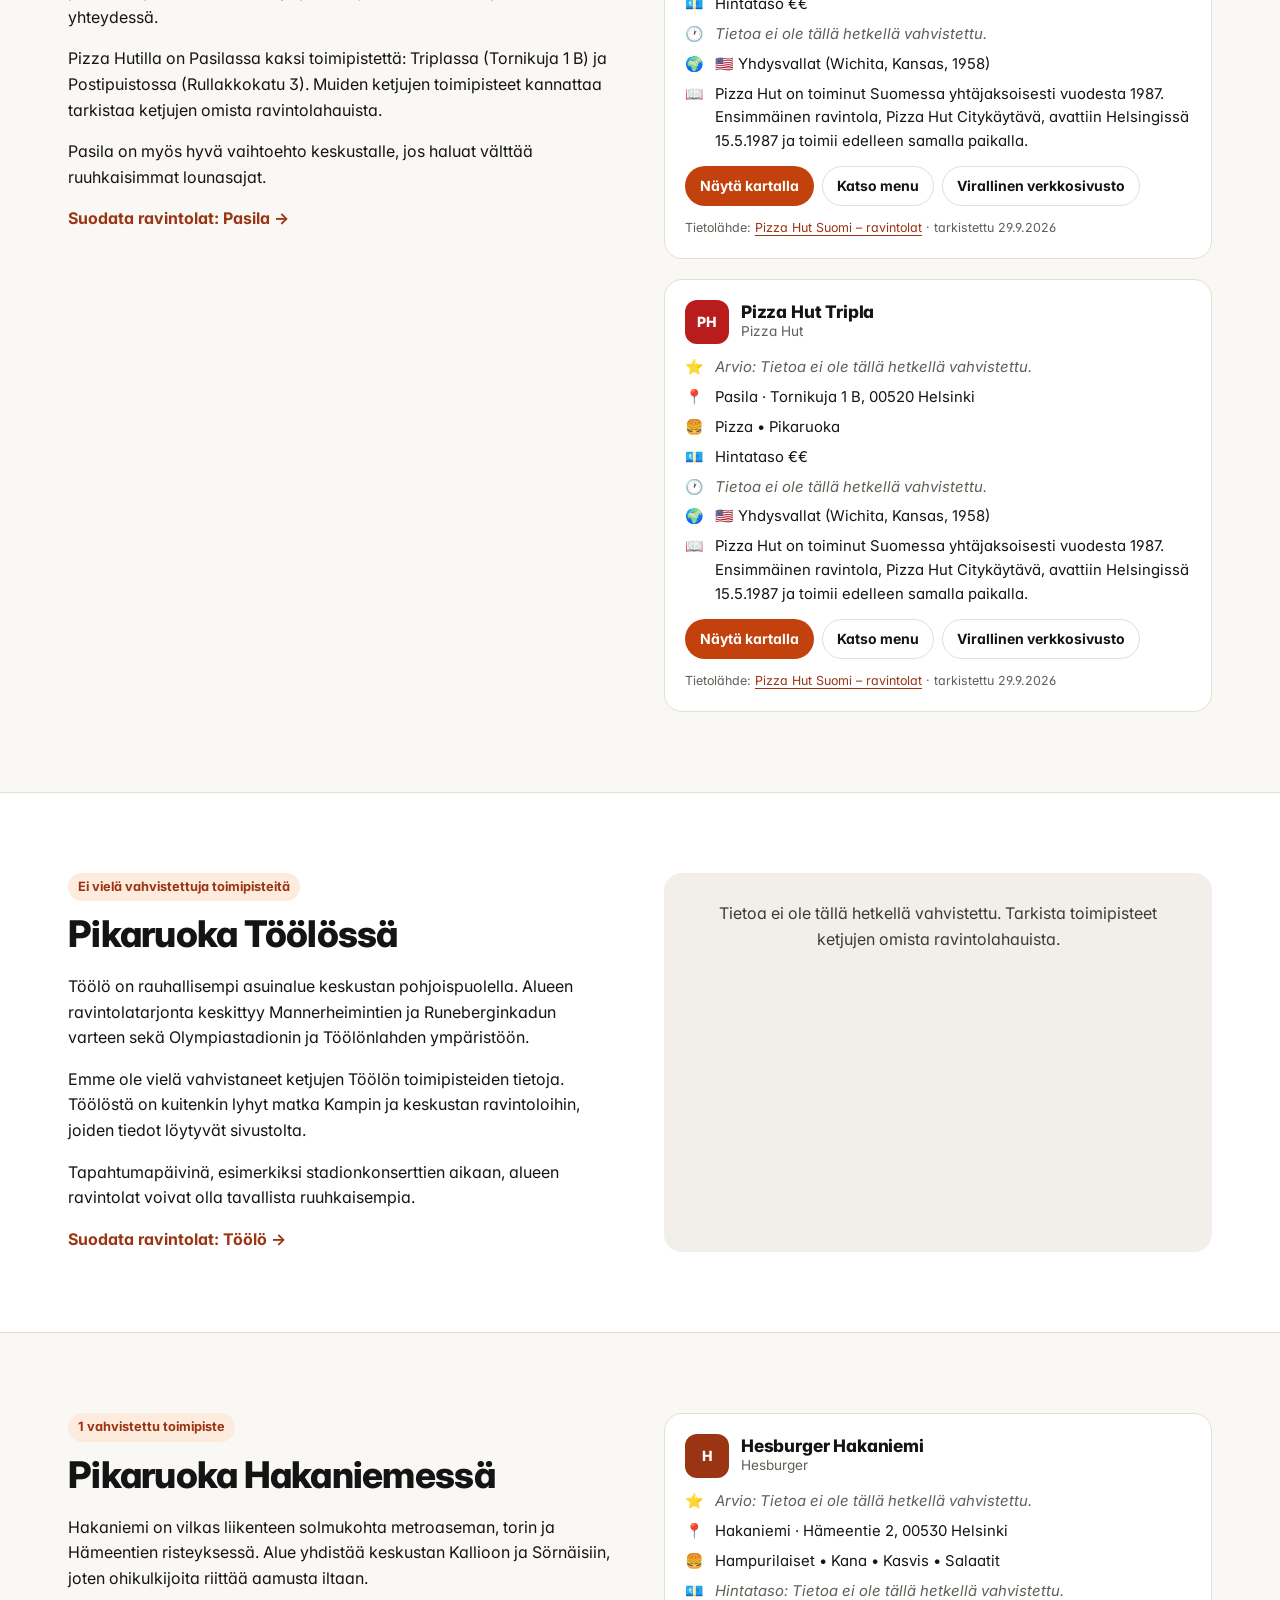
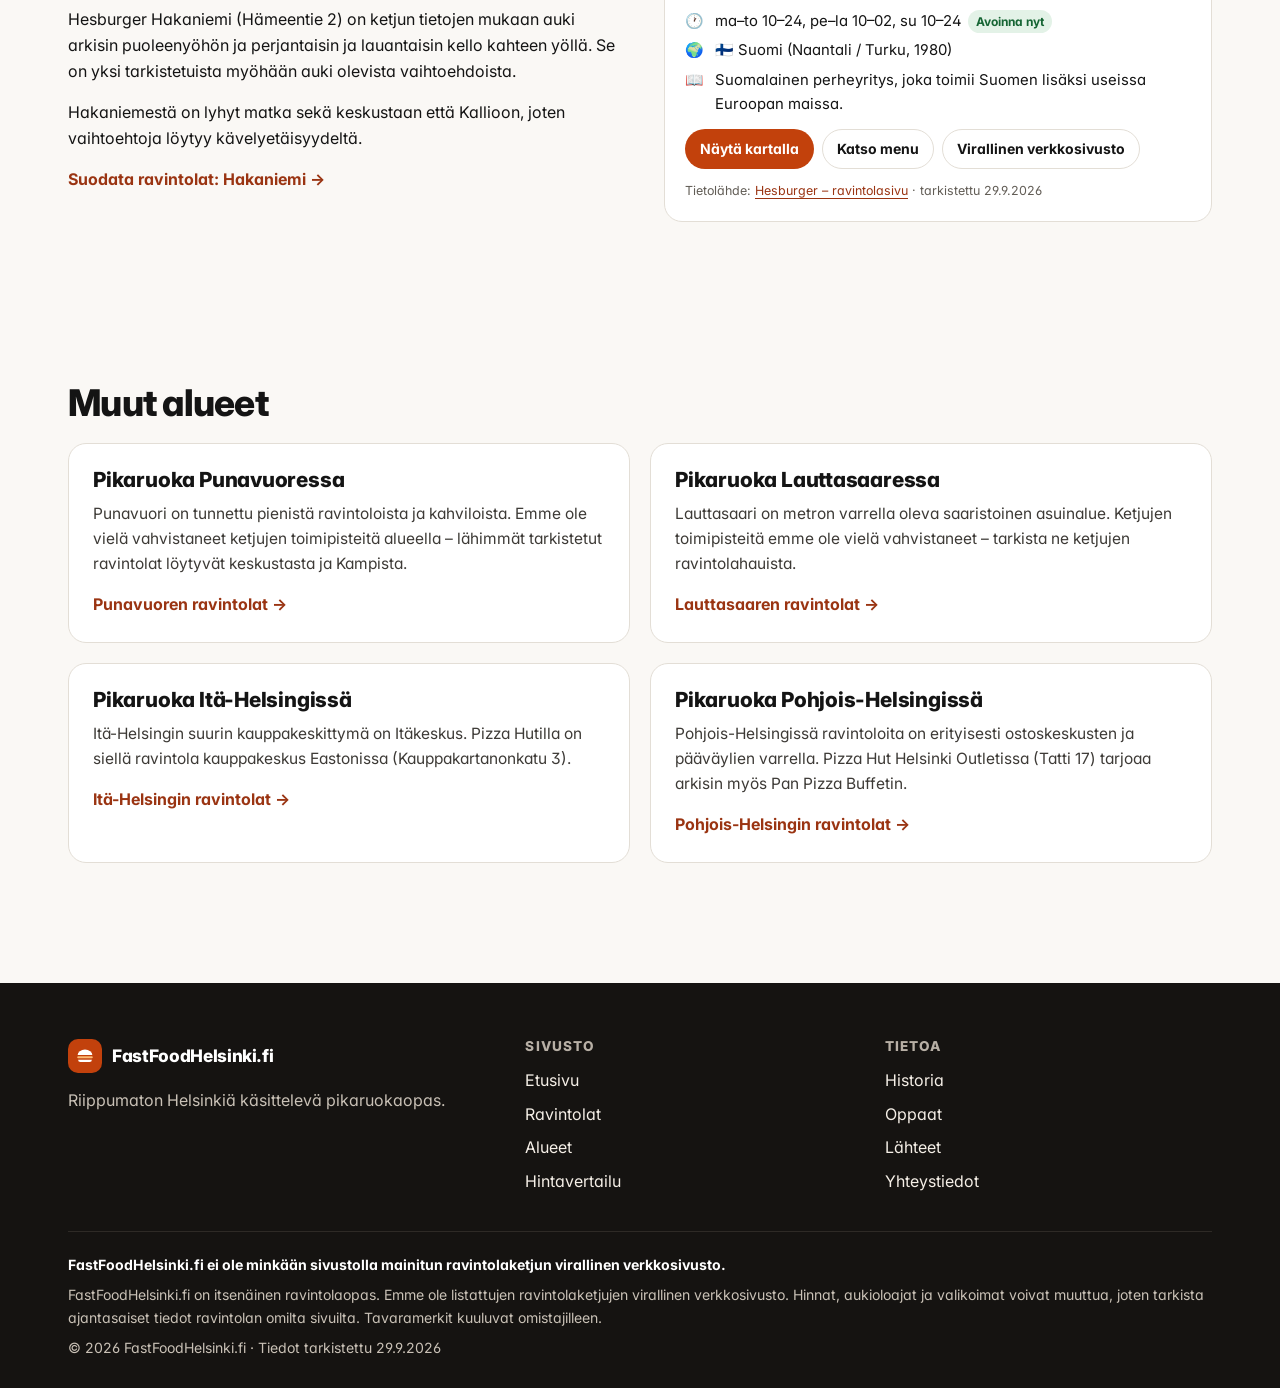
<file: alueet.html>
<!doctype html>
<html lang="fi">
<head>
<meta charset="utf-8">
<meta name="viewport" content="width=device-width, initial-scale=1">
<title>Pikaruoka Helsinki alueittain – keskusta, Kamppi, Kallio, Pasila | FastFoodHelsinki.fi</title>
<meta name="description" content="Fast food Helsingin keskustassa, Kampissa, Kalliossa, Pasilassa, Töölössä ja Hakaniemessä. Aluekohtaiset oppaat ja tarkistetut pikaruokaravintolat.">
<meta name="robots" content="index,follow">
<link rel="canonical" href="https://fastfoodhelsinki.fi/alueet.html">
<meta name="theme-color" content="#FAF8F5">
<meta property="og:type" content="website">
<meta property="og:locale" content="fi_FI">
<meta property="og:site_name" content="FastFoodHelsinki.fi">
<meta property="og:title" content="Pikaruoka Helsinki alueittain – keskusta, Kamppi, Kallio, Pasila | FastFoodHelsinki.fi">
<meta property="og:description" content="Fast food Helsingin keskustassa, Kampissa, Kalliossa, Pasilassa, Töölössä ja Hakaniemessä. Aluekohtaiset oppaat ja tarkistetut pikaruokaravintolat.">
<meta property="og:url" content="https://fastfoodhelsinki.fi/alueet.html">
<meta property="og:image" content="https://fastfoodhelsinki.fi/og-image.png">
<meta name="twitter:card" content="summary_large_image">
<link rel="icon" href="favicon.svg" type="image/svg+xml">
<link rel="manifest" href="site.webmanifest">
<link rel="preconnect" href="https://fonts.googleapis.com">
<link rel="preconnect" href="https://fonts.gstatic.com" crossorigin>
<link rel="stylesheet" href="https://fonts.googleapis.com/css2?family=Inter:wght@400;500;600;700;800&display=swap">
<link rel="stylesheet" href="styles.css">
</head>
<body>
<a class="skip" href="#main">Siirry sisältöön</a>
<header class="site-header">
  <div class="wrap header-row">
    <a class="logo" href="index.html" aria-label="FastFoodHelsinki.fi – etusivu"><span class="logo-mark" aria-hidden="true"><svg viewBox="0 0 24 24" width="22" height="22" fill="none"><path d="M4 11a8 6 0 0 1 16 0z" fill="#fff"/><rect x="3.5" y="12.2" width="17" height="2.2" rx="1.1" fill="#FDBA74"/><path d="M4.5 16h15a2.5 2.5 0 0 1-2.5 2.5H7A2.5 2.5 0 0 1 4.5 16z" fill="#fff"/></svg></span><span>FastFoodHelsinki<span class="tld">.fi</span></span></a>
    <button class="menu-btn" type="button" aria-expanded="false" aria-controls="site-nav" aria-label="Avaa valikko"><svg viewBox="0 0 24 24" fill="none" stroke="currentColor" stroke-width="2" stroke-linecap="round"><path d="M4 7h16M4 12h16M4 17h16"/></svg></button>
    <nav class="nav" id="site-nav" aria-label="Päävalikko"><ul><li><a href="index.html">Etusivu</a></li><li><a href="ravintolat.html">Ravintolat</a></li><li><a href="alueet.html" aria-current="page">Alueet</a></li><li><a href="hinnat.html">Hintavertailu</a></li><li><a href="historia.html">Historia</a></li><li><a href="oppaat.html">Oppaat</a></li><li><a href="lahteet.html">Lähteet</a></li></ul></nav>
  </div>
</header>
<main id="main">
<section class="page-hero"><div class="wrap">
  <nav class="crumbs" aria-label="Murupolku"><a href="index.html">Etusivu</a> / <span aria-current="page">Alueet</span></nav>
  <h1>Pikaruoka Helsingin eri alueilla</h1>
  <p class="lead">Keskusta, Kamppi, Kallio, Pasila, Töölö ja Hakaniemi – aluekohtaiset oppaat ja tarkistetut toimipisteet.</p>
  <ul class="chips" aria-label="Siirry alueelle"><li><a class="chip" href="#keskusta">Keskusta</a></li><li><a class="chip" href="#kamppi">Kamppi</a></li><li><a class="chip" href="#kallio">Kallio</a></li><li><a class="chip" href="#pasila">Pasila</a></li><li><a class="chip" href="#toolo">Töölö</a></li><li><a class="chip" href="#hakaniemi">Hakaniemi</a></li><li><a class="chip" href="#ita">Itä-Helsinki</a></li><li><a class="chip" href="#pohjoinen">Pohjois-Helsinki</a></li></ul>
</div></section><section id="keskusta" class="alt" aria-labelledby="keskusta-h"><div class="wrap two-col">
  <div><span class="count" data-area-count="keskusta" style="display:inline-block;font-size:.8rem;font-weight:700;background:var(--accent-soft);color:var(--accent-strong);padding:4px 10px;border-radius:999px;margin-bottom:12px">&nbsp;</span><h2 id="keskusta-h">Pikaruoka Helsingin keskustassa</h2><p>Helsingin keskusta on kaupungin tihein pikaruoka-alue. Rautatientorin, Aleksanterinkadun ja Mannerheimintien ympäristössä on ravintoloita kauppakeskuksissa, kävelykaduilla ja liikenteen solmukohdissa, joten nopean aterian löytää yleensä muutaman minuutin kävelyn päästä.</p><p>Keskustassa sijaitsee myös pala suomalaista pikaruokahistoriaa: Suomen ensimmäinen Pizza Hut avattiin Aleksanterinkadun Citykäytävään 15.5.1987, ja se toimii yhä samalla paikalla. Kasarmitorin Hesburger taas palvelee autoilijoita drive-in-kaistalla ja on viikonloppuisin auki aamuyöhön.</p><p>Keskustan hinnat eivät ketjuravintoloissa yleensä poikkea muusta kaupungista, mutta tarjonta ja aukioloajat vaihtelevat toimipisteittäin. Tarkista aukioloaika aina ravintolan omilta sivuilta ennen lähtöä.</p><a class="link-arrow" href="ravintolat.html?area=keskusta">Suodata ravintolat: Keskusta</a></div>
  <div class="grid" data-rest-list="area" data-value="keskusta"></div>
</div></section><section id="kamppi" class="" aria-labelledby="kamppi-h"><div class="wrap two-col">
  <div><span class="count" data-area-count="kamppi" style="display:inline-block;font-size:.8rem;font-weight:700;background:var(--accent-soft);color:var(--accent-strong);padding:4px 10px;border-radius:999px;margin-bottom:12px">&nbsp;</span><h2 id="kamppi-h">Pikaruoka Kampissa</h2><p>Kamppi on yksi Helsingin vilkkaimmista paikoista: kauppakeskus, metroasema ja linja-autoterminaali tuovat alueelle jatkuvan asiakasvirran. Siksi useat ketjut ovat hakeutuneet Kampin keskuksen ja Fredrikinkadun tuntumaan.</p><p>Kampissa on tarkistamiemme tietojen mukaan ainakin McDonald's (Fredrikinkatu 46), Burger King (Urho Kekkosen katu 1) ja Hesburger Tennispalatsissa. Alueelta pääsee nopeasti myös keskustan ja Töölön ravintoloihin.</p><p>Kampin ravintolat sopivat hyvin matkustajille, jotka tarvitsevat nopean aterian ennen bussia tai metroa.</p><a class="link-arrow" href="ravintolat.html?area=kamppi">Suodata ravintolat: Kamppi</a></div>
  <div class="grid" data-rest-list="area" data-value="kamppi"></div>
</div></section><section id="kallio" class="alt" aria-labelledby="kallio-h"><div class="wrap two-col">
  <div><span class="count" data-area-count="kallio" style="display:inline-block;font-size:.8rem;font-weight:700;background:var(--accent-soft);color:var(--accent-strong);padding:4px 10px;border-radius:999px;margin-bottom:12px">&nbsp;</span><h2 id="kallio-h">Pikaruoka Kalliossa</h2><p>Kallio tunnetaan opiskelijoiden, baarien ja pienten ravintoloiden kaupunginosana. Ketjuravintoloiden lisäksi alueella on runsaasti itsenäisiä grillejä, kebab- ja pizzapaikkoja, joiden aukioloajat venyvät usein iltaan.</p><p>Emme ole vielä vahvistaneet ketjujen Kallion toimipisteiden tietoja, joten emme listaa niitä tällä sivulla. Ajantasaiset toimipisteet löydät ketjujen omista ravintolahauista.</p><p>Kallion vieressä sijaitsevan Hakaniemen torin laidalta löytyy myöhään auki oleva Hesburger, jonka aukioloajat olemme tarkistaneet.</p><a class="link-arrow" href="ravintolat.html?area=kallio">Suodata ravintolat: Kallio</a></div>
  <div class="grid" data-rest-list="area" data-value="kallio"></div>
</div></section><section id="pasila" class="" aria-labelledby="pasila-h"><div class="wrap two-col">
  <div><span class="count" data-area-count="pasila" style="display:inline-block;font-size:.8rem;font-weight:700;background:var(--accent-soft);color:var(--accent-strong);padding:4px 10px;border-radius:999px;margin-bottom:12px">&nbsp;</span><h2 id="pasila-h">Pikaruoka Pasilassa</h2><p>Pasila on kasvanut Helsingin toiseksi keskukseksi. Kauppakeskus Tripla, Pasilan asema ja Messukeskuksen läheisyys tekevät alueesta luontevan paikan nopealle ruokailulle työpäivän, junamatkan tai tapahtuman yhteydessä.</p><p>Pizza Hutilla on Pasilassa kaksi toimipistettä: Triplassa (Tornikuja 1 B) ja Postipuistossa (Rullakkokatu 3). Muiden ketjujen toimipisteet kannattaa tarkistaa ketjujen omista ravintolahauista.</p><p>Pasila on myös hyvä vaihtoehto keskustalle, jos haluat välttää ruuhkaisimmat lounasajat.</p><a class="link-arrow" href="ravintolat.html?area=pasila">Suodata ravintolat: Pasila</a></div>
  <div class="grid" data-rest-list="area" data-value="pasila"></div>
</div></section><section id="toolo" class="alt" aria-labelledby="toolo-h"><div class="wrap two-col">
  <div><span class="count" data-area-count="toolo" style="display:inline-block;font-size:.8rem;font-weight:700;background:var(--accent-soft);color:var(--accent-strong);padding:4px 10px;border-radius:999px;margin-bottom:12px">&nbsp;</span><h2 id="toolo-h">Pikaruoka Töölössä</h2><p>Töölö on rauhallisempi asuinalue keskustan pohjoispuolella. Alueen ravintolatarjonta keskittyy Mannerheimintien ja Runeberginkadun varteen sekä Olympiastadionin ja Töölönlahden ympäristöön.</p><p>Emme ole vielä vahvistaneet ketjujen Töölön toimipisteiden tietoja. Töölöstä on kuitenkin lyhyt matka Kampin ja keskustan ravintoloihin, joiden tiedot löytyvät sivustolta.</p><p>Tapahtumapäivinä, esimerkiksi stadionkonserttien aikaan, alueen ravintolat voivat olla tavallista ruuhkaisempia.</p><a class="link-arrow" href="ravintolat.html?area=toolo">Suodata ravintolat: Töölö</a></div>
  <div class="grid" data-rest-list="area" data-value="toolo"></div>
</div></section><section id="hakaniemi" class="" aria-labelledby="hakaniemi-h"><div class="wrap two-col">
  <div><span class="count" data-area-count="hakaniemi" style="display:inline-block;font-size:.8rem;font-weight:700;background:var(--accent-soft);color:var(--accent-strong);padding:4px 10px;border-radius:999px;margin-bottom:12px">&nbsp;</span><h2 id="hakaniemi-h">Pikaruoka Hakaniemessä</h2><p>Hakaniemi on vilkas liikenteen solmukohta metroaseman, torin ja Hämeentien risteyksessä. Alue yhdistää keskustan Kallioon ja Sörnäisiin, joten ohikulkijoita riittää aamusta iltaan.</p><p>Hesburger Hakaniemi (Hämeentie 2) on ketjun tietojen mukaan auki arkisin puoleenyöhön ja perjantaisin ja lauantaisin kello kahteen yöllä. Se on yksi tarkistetuista myöhään auki olevista vaihtoehdoista.</p><p>Hakaniemestä on lyhyt matka sekä keskustaan että Kallioon, joten vaihtoehtoja löytyy kävelyetäisyydeltä.</p><a class="link-arrow" href="ravintolat.html?area=hakaniemi">Suodata ravintolat: Hakaniemi</a></div>
  <div class="grid" data-rest-list="area" data-value="hakaniemi"></div>
</div></section><section><div class="wrap">
  <h2>Muut alueet</h2>
  <div class="grid grid-2">
    <article class="area-card" id="punavuori"><h3>Pikaruoka Punavuoressa</h3><p>Punavuori on tunnettu pienistä ravintoloista ja kahviloista. Emme ole vielä vahvistaneet ketjujen toimipisteitä alueella – lähimmät tarkistetut ravintolat löytyvät keskustasta ja Kampista.</p><a class="link-arrow" href="ravintolat.html?area=punavuori">Punavuoren ravintolat</a></article>
    <article class="area-card" id="lauttasaari"><h3>Pikaruoka Lauttasaaressa</h3><p>Lauttasaari on metron varrella oleva saaristoinen asuinalue. Ketjujen toimipisteitä emme ole vielä vahvistaneet – tarkista ne ketjujen ravintolahauista.</p><a class="link-arrow" href="ravintolat.html?area=lauttasaari">Lauttasaaren ravintolat</a></article>
    <article class="area-card" id="ita"><h3>Pikaruoka Itä-Helsingissä</h3><p>Itä-Helsingin suurin kauppakeskittymä on Itäkeskus. Pizza Hutilla on siellä ravintola kauppakeskus Eastonissa (Kauppakartanonkatu 3).</p><a class="link-arrow" href="ravintolat.html?area=ita">Itä-Helsingin ravintolat</a></article>
    <article class="area-card" id="pohjoinen"><h3>Pikaruoka Pohjois-Helsingissä</h3><p>Pohjois-Helsingissä ravintoloita on erityisesti ostoskeskusten ja pääväylien varrella. Pizza Hut Helsinki Outletissa (Tatti 17) tarjoaa arkisin myös Pan Pizza Buffetin.</p><a class="link-arrow" href="ravintolat.html?area=pohjoinen">Pohjois-Helsingin ravintolat</a></article>
  </div>
</div></section>
</main>
<footer class="site-footer">
  <div class="wrap">
    <div class="foot-grid">
      <div>
        <a class="logo" href="index.html"><span class="logo-mark" aria-hidden="true"><svg viewBox="0 0 24 24" width="22" height="22" fill="none"><path d="M4 11a8 6 0 0 1 16 0z" fill="#fff"/><rect x="3.5" y="12.2" width="17" height="2.2" rx="1.1" fill="#FDBA74"/><path d="M4.5 16h15a2.5 2.5 0 0 1-2.5 2.5H7A2.5 2.5 0 0 1 4.5 16z" fill="#fff"/></svg></span><span>FastFoodHelsinki.fi</span></a>
        <p style="margin-top:14px;color:#C9C1B6">Riippumaton Helsinkiä käsittelevä pikaruokaopas.</p>
      </div>
      <nav aria-label="Alatunnisteen linkit">
        <h2>Sivusto</h2>
        <ul>
          <li><a href="index.html">Etusivu</a></li>
          <li><a href="ravintolat.html">Ravintolat</a></li>
          <li><a href="alueet.html">Alueet</a></li>
          <li><a href="hinnat.html">Hintavertailu</a></li>
        </ul>
      </nav>
      <nav aria-label="Lisää linkkejä">
        <h2>Tietoa</h2>
        <ul>
          <li><a href="historia.html">Historia</a></li>
          <li><a href="oppaat.html">Oppaat</a></li>
          <li><a href="lahteet.html">Lähteet</a></li>
          <li><a href="yhteystiedot.html">Yhteystiedot</a></li>
        </ul>
      </nav>
    </div>
    <div class="disclaimer">
      <p style="margin:0"><strong>FastFoodHelsinki.fi ei ole minkään sivustolla mainitun ravintolaketjun virallinen verkkosivusto.</strong></p>
      <p style="margin:0">FastFoodHelsinki.fi on itsenäinen ravintolaopas. Emme ole listattujen ravintolaketjujen virallinen verkkosivusto. Hinnat, aukioloajat ja valikoimat voivat muuttua, joten tarkista ajantasaiset tiedot ravintolan omilta sivuilta. Tavaramerkit kuuluvat omistajilleen.</p>
      <p style="margin:0">© <span id="year">2026</span> FastFoodHelsinki.fi · Tiedot tarkistettu 29.9.2026</p>
    </div>
  </div>
</footer>
<script src="data.js"></script>
<script src="guides.js"></script>
<script src="app.js"></script>
</body>
</html>
</file>
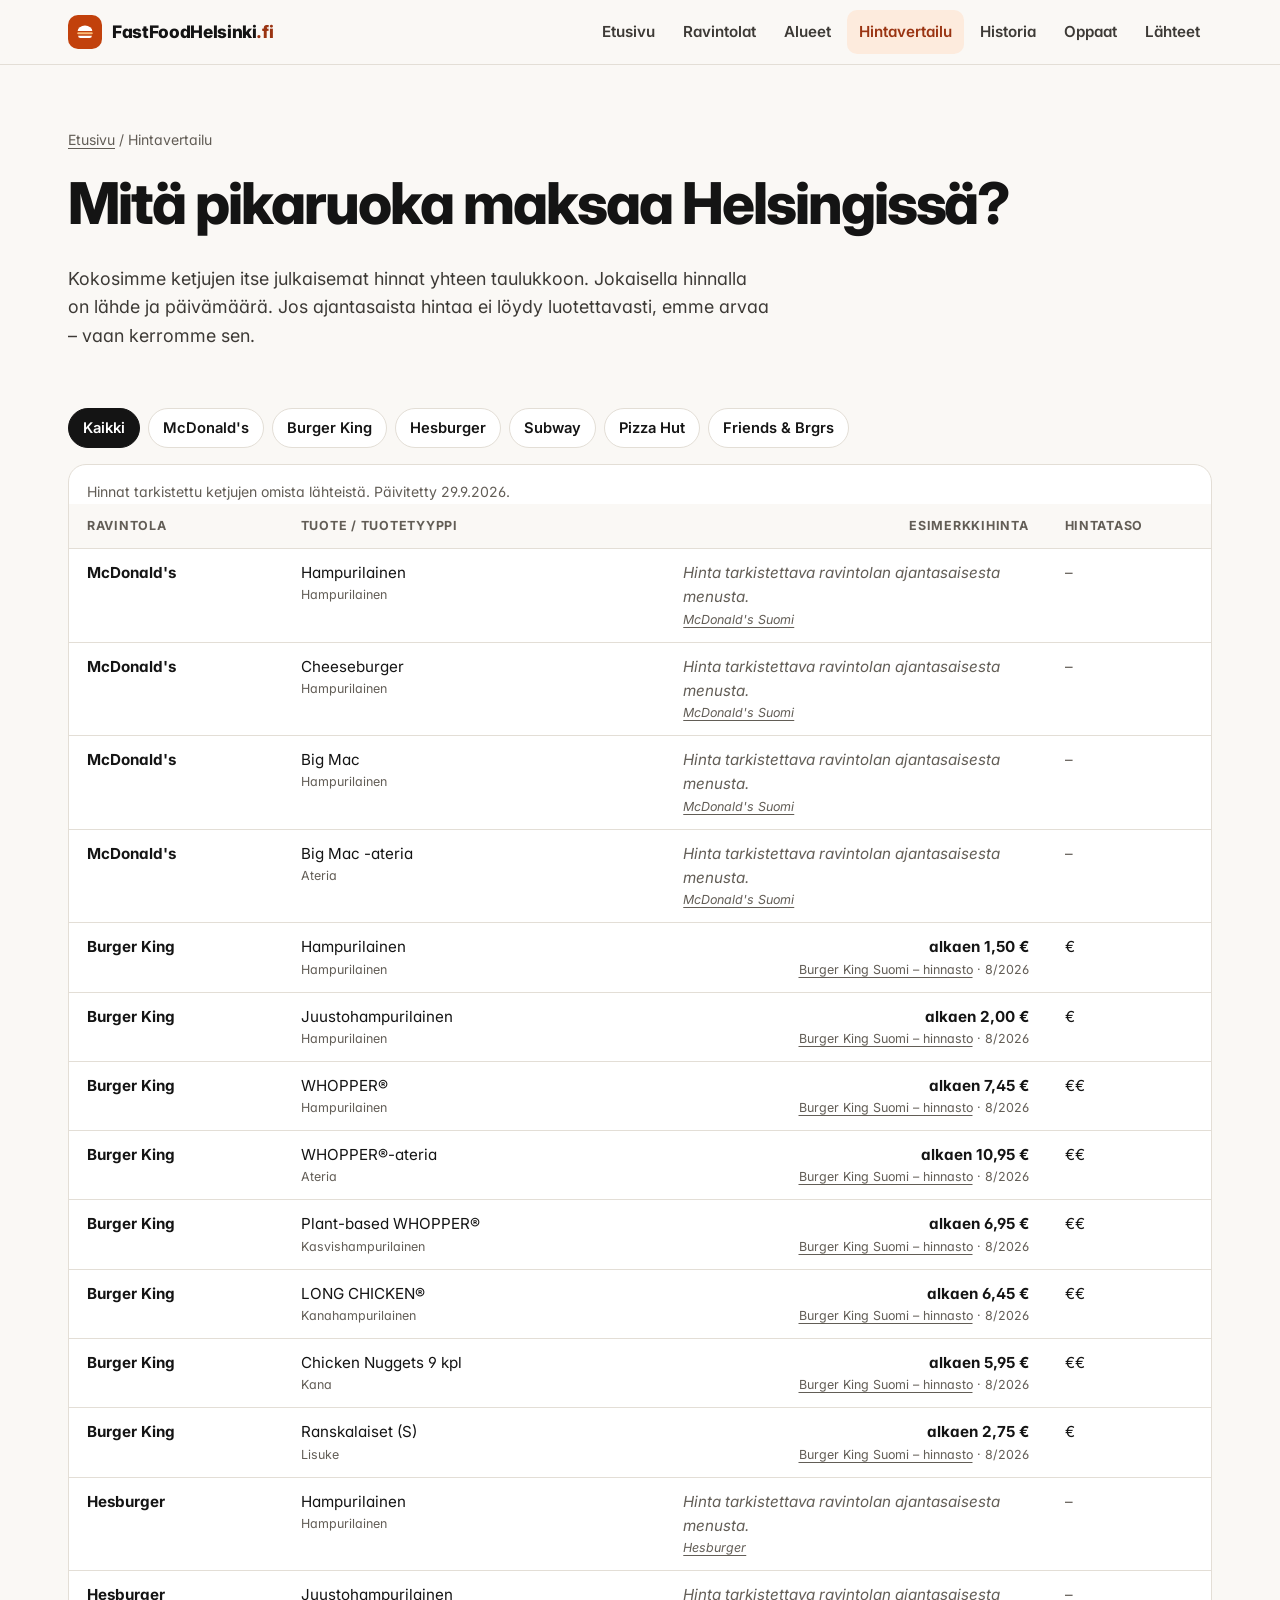
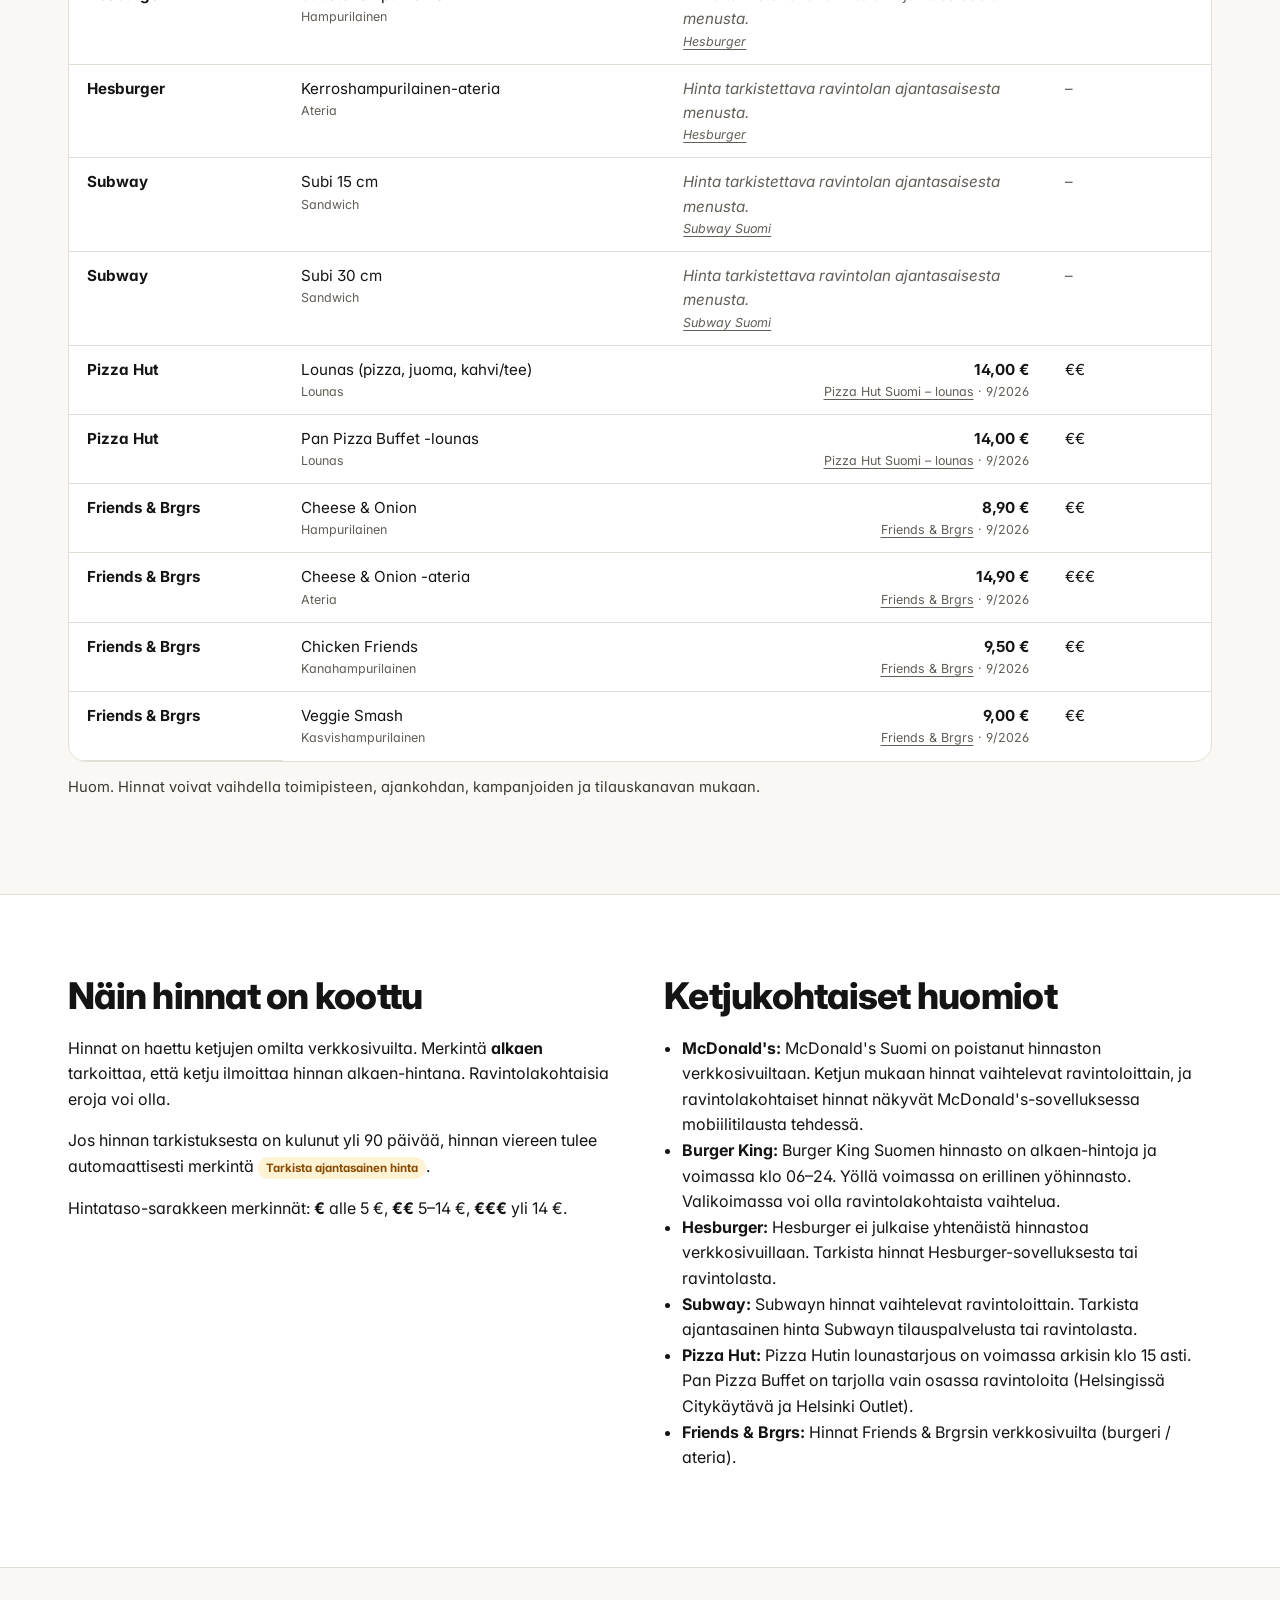
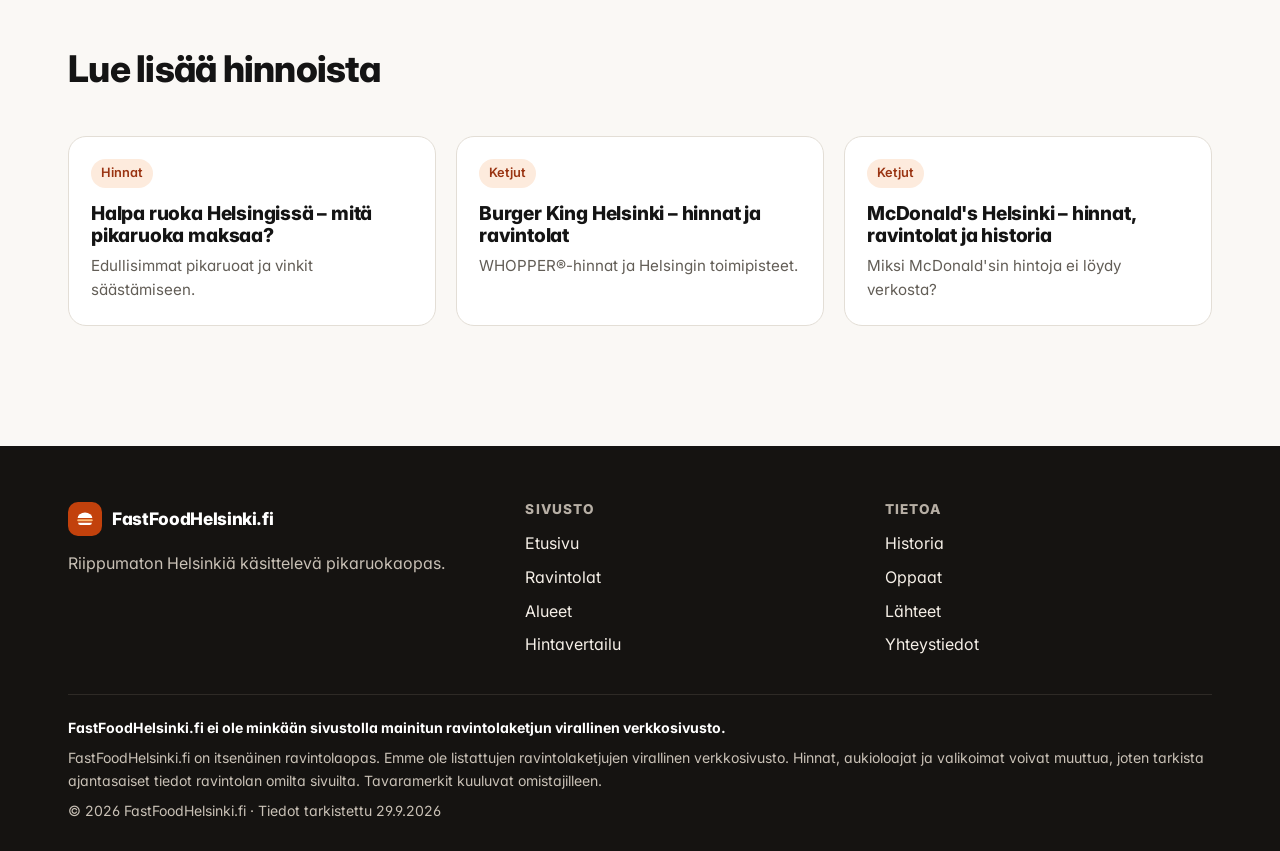
<file: hinnat.html>
<!doctype html>
<html lang="fi">
<head>
<meta charset="utf-8">
<meta name="viewport" content="width=device-width, initial-scale=1">
<title>Pikaruoka Helsinki hinnat – hintavertailu 2026 | FastFoodHelsinki.fi</title>
<meta name="description" content="Mitä pikaruoka maksaa Helsingissä? Vertaa Burger Kingin, Pizza Hutin, Friends & Brgrsin ja muiden ketjujen hintoja. Kaikki hinnat lähteineen ja päivämäärineen.">
<meta name="robots" content="index,follow">
<link rel="canonical" href="https://fastfoodhelsinki.fi/hinnat.html">
<meta name="theme-color" content="#FAF8F5">
<meta property="og:type" content="website">
<meta property="og:locale" content="fi_FI">
<meta property="og:site_name" content="FastFoodHelsinki.fi">
<meta property="og:title" content="Pikaruoka Helsinki hinnat – hintavertailu 2026 | FastFoodHelsinki.fi">
<meta property="og:description" content="Mitä pikaruoka maksaa Helsingissä? Vertaa Burger Kingin, Pizza Hutin, Friends & Brgrsin ja muiden ketjujen hintoja. Kaikki hinnat lähteineen ja päivämäärineen.">
<meta property="og:url" content="https://fastfoodhelsinki.fi/hinnat.html">
<meta property="og:image" content="https://fastfoodhelsinki.fi/og-image.png">
<meta name="twitter:card" content="summary_large_image">
<link rel="icon" href="favicon.svg" type="image/svg+xml">
<link rel="manifest" href="site.webmanifest">
<link rel="preconnect" href="https://fonts.googleapis.com">
<link rel="preconnect" href="https://fonts.gstatic.com" crossorigin>
<link rel="stylesheet" href="https://fonts.googleapis.com/css2?family=Inter:wght@400;500;600;700;800&display=swap">
<link rel="stylesheet" href="styles.css">
</head>
<body>
<a class="skip" href="#main">Siirry sisältöön</a>
<header class="site-header">
  <div class="wrap header-row">
    <a class="logo" href="index.html" aria-label="FastFoodHelsinki.fi – etusivu"><span class="logo-mark" aria-hidden="true"><svg viewBox="0 0 24 24" width="22" height="22" fill="none"><path d="M4 11a8 6 0 0 1 16 0z" fill="#fff"/><rect x="3.5" y="12.2" width="17" height="2.2" rx="1.1" fill="#FDBA74"/><path d="M4.5 16h15a2.5 2.5 0 0 1-2.5 2.5H7A2.5 2.5 0 0 1 4.5 16z" fill="#fff"/></svg></span><span>FastFoodHelsinki<span class="tld">.fi</span></span></a>
    <button class="menu-btn" type="button" aria-expanded="false" aria-controls="site-nav" aria-label="Avaa valikko"><svg viewBox="0 0 24 24" fill="none" stroke="currentColor" stroke-width="2" stroke-linecap="round"><path d="M4 7h16M4 12h16M4 17h16"/></svg></button>
    <nav class="nav" id="site-nav" aria-label="Päävalikko"><ul><li><a href="index.html">Etusivu</a></li><li><a href="ravintolat.html">Ravintolat</a></li><li><a href="alueet.html">Alueet</a></li><li><a href="hinnat.html" aria-current="page">Hintavertailu</a></li><li><a href="historia.html">Historia</a></li><li><a href="oppaat.html">Oppaat</a></li><li><a href="lahteet.html">Lähteet</a></li></ul></nav>
  </div>
</header>
<main id="main">

<section class="page-hero"><div class="wrap">
  <nav class="crumbs" aria-label="Murupolku"><a href="index.html">Etusivu</a> / <span aria-current="page">Hintavertailu</span></nav>
  <h1>Mitä pikaruoka maksaa Helsingissä?</h1>
  <p class="lead">Kokosimme ketjujen itse julkaisemat hinnat yhteen taulukkoon. Jokaisella hinnalla on lähde ja päivämäärä. Jos ajantasaista hintaa ei löydy luotettavasti, emme arvaa – vaan kerromme sen.</p>
</div></section>
<section style="padding-top:24px"><div class="wrap">
  <div data-price-table data-filterable="1"></div>
</div></section>
<section class="alt"><div class="wrap two-col">
  <div>
    <h2>Näin hinnat on koottu</h2>
    <p>Hinnat on haettu ketjujen omilta verkkosivuilta. Merkintä <b>alkaen</b> tarkoittaa, että ketju ilmoittaa hinnan alkaen-hintana. Ravintolakohtaisia eroja voi olla.</p>
    <p>Jos hinnan tarkistuksesta on kulunut yli 90 päivää, hinnan viereen tulee automaattisesti merkintä <span class="flag-stale" style="margin:0">Tarkista ajantasainen hinta</span>.</p>
    <p>Hintataso-sarakkeen merkinnät: <b>€</b> alle 5 €, <b>€€</b> 5–14 €, <b>€€€</b> yli 14 €.</p>
  </div>
  <div>
    <h2>Ketjukohtaiset huomiot</h2>
    <ul data-chain-notes style="padding-left:1.1em"></ul>
  </div>
</div></section>
<section><div class="wrap">
  <div class="section-head"><h2>Lue lisää hinnoista</h2></div>
  <div class="grid grid-3">
    <a class="guide-card" href="opas.html?a=halpa-ruoka-helsinki"><span class="tag">Hinnat</span><h3>Halpa ruoka Helsingissä – mitä pikaruoka maksaa?</h3><p>Edullisimmat pikaruoat ja vinkit säästämiseen.</p></a>
    <a class="guide-card" href="opas.html?a=burger-king-helsinki"><span class="tag">Ketjut</span><h3>Burger King Helsinki – hinnat ja ravintolat</h3><p>WHOPPER®-hinnat ja Helsingin toimipisteet.</p></a>
    <a class="guide-card" href="opas.html?a=mcdonalds-helsinki"><span class="tag">Ketjut</span><h3>McDonald's Helsinki – hinnat, ravintolat ja historia</h3><p>Miksi McDonald'sin hintoja ei löydy verkosta?</p></a>
  </div>
</div></section>

</main>
<footer class="site-footer">
  <div class="wrap">
    <div class="foot-grid">
      <div>
        <a class="logo" href="index.html"><span class="logo-mark" aria-hidden="true"><svg viewBox="0 0 24 24" width="22" height="22" fill="none"><path d="M4 11a8 6 0 0 1 16 0z" fill="#fff"/><rect x="3.5" y="12.2" width="17" height="2.2" rx="1.1" fill="#FDBA74"/><path d="M4.5 16h15a2.5 2.5 0 0 1-2.5 2.5H7A2.5 2.5 0 0 1 4.5 16z" fill="#fff"/></svg></span><span>FastFoodHelsinki.fi</span></a>
        <p style="margin-top:14px;color:#C9C1B6">Riippumaton Helsinkiä käsittelevä pikaruokaopas.</p>
      </div>
      <nav aria-label="Alatunnisteen linkit">
        <h2>Sivusto</h2>
        <ul>
          <li><a href="index.html">Etusivu</a></li>
          <li><a href="ravintolat.html">Ravintolat</a></li>
          <li><a href="alueet.html">Alueet</a></li>
          <li><a href="hinnat.html">Hintavertailu</a></li>
        </ul>
      </nav>
      <nav aria-label="Lisää linkkejä">
        <h2>Tietoa</h2>
        <ul>
          <li><a href="historia.html">Historia</a></li>
          <li><a href="oppaat.html">Oppaat</a></li>
          <li><a href="lahteet.html">Lähteet</a></li>
          <li><a href="yhteystiedot.html">Yhteystiedot</a></li>
        </ul>
      </nav>
    </div>
    <div class="disclaimer">
      <p style="margin:0"><strong>FastFoodHelsinki.fi ei ole minkään sivustolla mainitun ravintolaketjun virallinen verkkosivusto.</strong></p>
      <p style="margin:0">FastFoodHelsinki.fi on itsenäinen ravintolaopas. Emme ole listattujen ravintolaketjujen virallinen verkkosivusto. Hinnat, aukioloajat ja valikoimat voivat muuttua, joten tarkista ajantasaiset tiedot ravintolan omilta sivuilta. Tavaramerkit kuuluvat omistajilleen.</p>
      <p style="margin:0">© <span id="year">2026</span> FastFoodHelsinki.fi · Tiedot tarkistettu 29.9.2026</p>
    </div>
  </div>
</footer>
<script src="data.js"></script>
<script src="guides.js"></script>
<script src="app.js"></script>
</body>
</html>
</file>
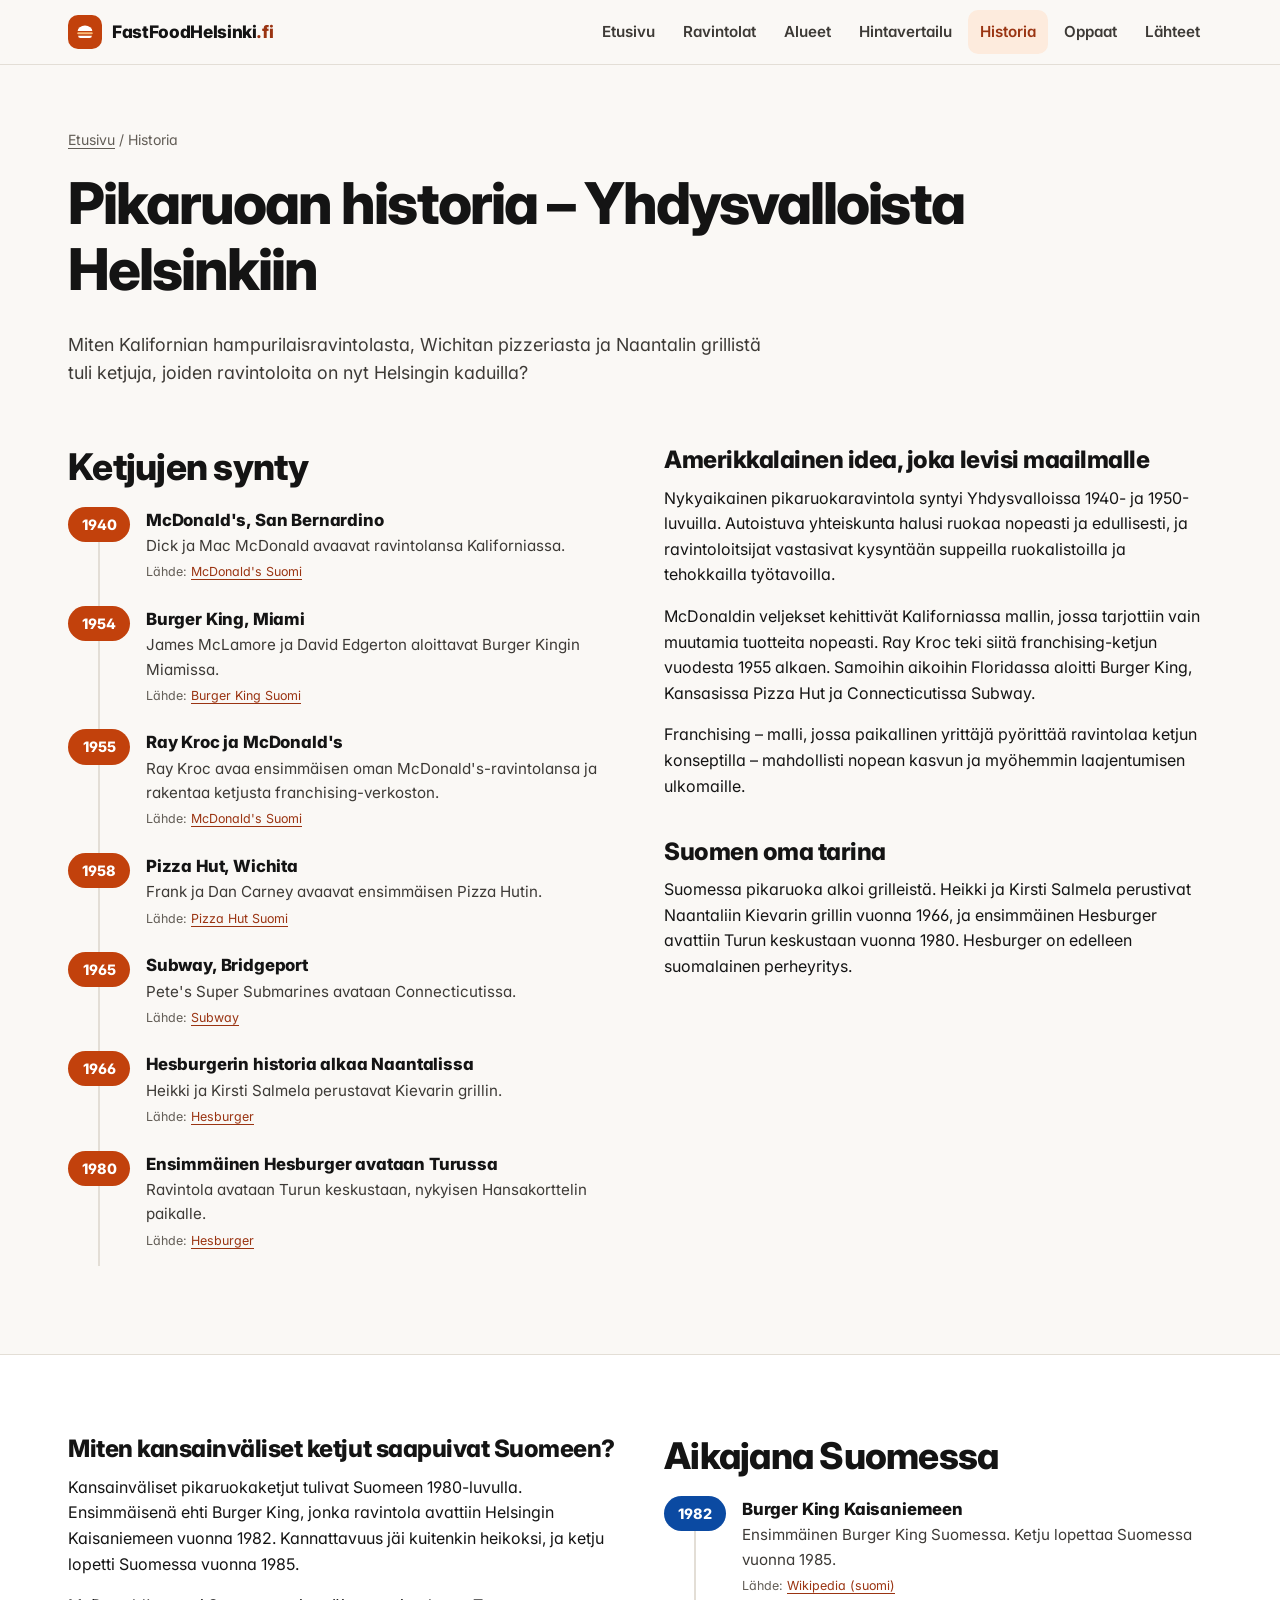
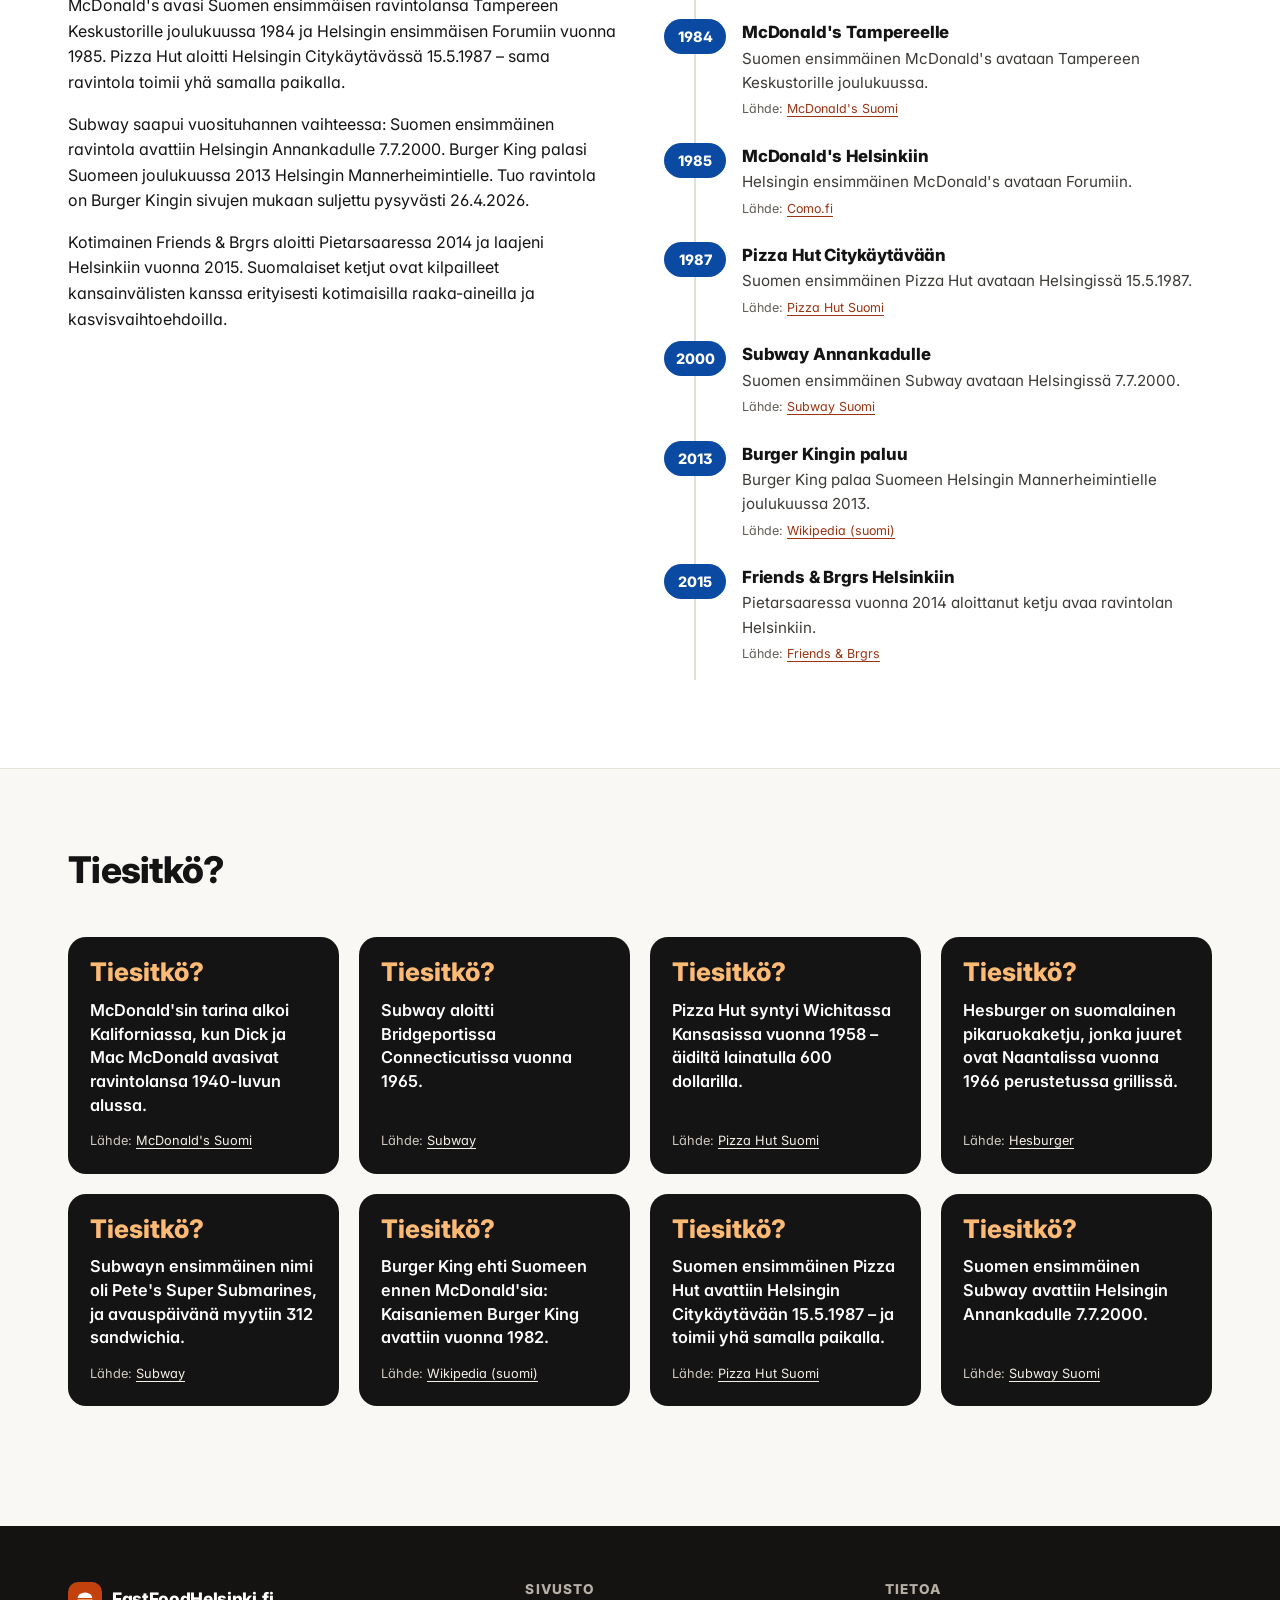
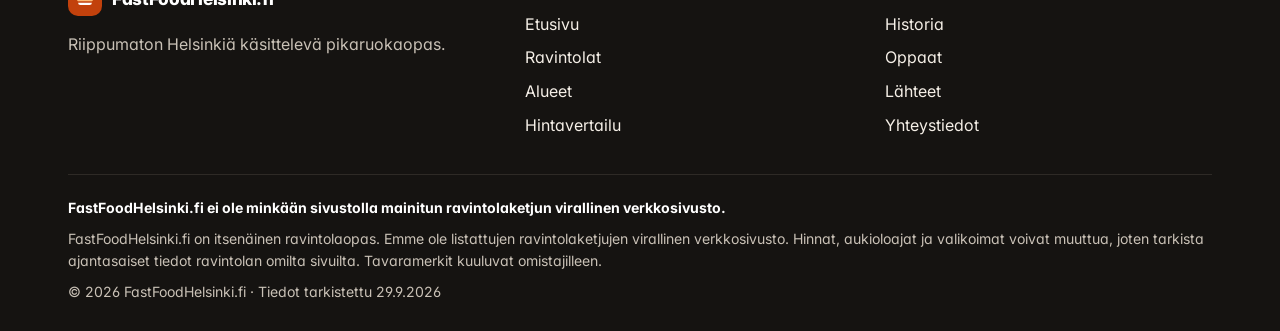
<file: historia.html>
<!doctype html>
<html lang="fi">
<head>
<meta charset="utf-8">
<meta name="viewport" content="width=device-width, initial-scale=1">
<title>Pikaruoan historia – McDonald'sista Hesburgeriin | FastFoodHelsinki.fi</title>
<meta name="description" content="Mistä McDonald's, Burger King, Subway, Pizza Hut ja Hesburger ovat lähtöisin ja milloin ne saapuivat Suomeen? Aikajana ja historia lähteineen.">
<meta name="robots" content="index,follow">
<link rel="canonical" href="https://fastfoodhelsinki.fi/historia.html">
<meta name="theme-color" content="#FAF8F5">
<meta property="og:type" content="website">
<meta property="og:locale" content="fi_FI">
<meta property="og:site_name" content="FastFoodHelsinki.fi">
<meta property="og:title" content="Pikaruoan historia – McDonald'sista Hesburgeriin | FastFoodHelsinki.fi">
<meta property="og:description" content="Mistä McDonald's, Burger King, Subway, Pizza Hut ja Hesburger ovat lähtöisin ja milloin ne saapuivat Suomeen? Aikajana ja historia lähteineen.">
<meta property="og:url" content="https://fastfoodhelsinki.fi/historia.html">
<meta property="og:image" content="https://fastfoodhelsinki.fi/og-image.png">
<meta name="twitter:card" content="summary_large_image">
<link rel="icon" href="favicon.svg" type="image/svg+xml">
<link rel="manifest" href="site.webmanifest">
<link rel="preconnect" href="https://fonts.googleapis.com">
<link rel="preconnect" href="https://fonts.gstatic.com" crossorigin>
<link rel="stylesheet" href="https://fonts.googleapis.com/css2?family=Inter:wght@400;500;600;700;800&display=swap">
<link rel="stylesheet" href="styles.css">
</head>
<body>
<a class="skip" href="#main">Siirry sisältöön</a>
<header class="site-header">
  <div class="wrap header-row">
    <a class="logo" href="index.html" aria-label="FastFoodHelsinki.fi – etusivu"><span class="logo-mark" aria-hidden="true"><svg viewBox="0 0 24 24" width="22" height="22" fill="none"><path d="M4 11a8 6 0 0 1 16 0z" fill="#fff"/><rect x="3.5" y="12.2" width="17" height="2.2" rx="1.1" fill="#FDBA74"/><path d="M4.5 16h15a2.5 2.5 0 0 1-2.5 2.5H7A2.5 2.5 0 0 1 4.5 16z" fill="#fff"/></svg></span><span>FastFoodHelsinki<span class="tld">.fi</span></span></a>
    <button class="menu-btn" type="button" aria-expanded="false" aria-controls="site-nav" aria-label="Avaa valikko"><svg viewBox="0 0 24 24" fill="none" stroke="currentColor" stroke-width="2" stroke-linecap="round"><path d="M4 7h16M4 12h16M4 17h16"/></svg></button>
    <nav class="nav" id="site-nav" aria-label="Päävalikko"><ul><li><a href="index.html">Etusivu</a></li><li><a href="ravintolat.html">Ravintolat</a></li><li><a href="alueet.html">Alueet</a></li><li><a href="hinnat.html">Hintavertailu</a></li><li><a href="historia.html" aria-current="page">Historia</a></li><li><a href="oppaat.html">Oppaat</a></li><li><a href="lahteet.html">Lähteet</a></li></ul></nav>
  </div>
</header>
<main id="main">
<section class="page-hero"><div class="wrap">
  <nav class="crumbs" aria-label="Murupolku"><a href="index.html">Etusivu</a> / <span aria-current="page">Historia</span></nav>
  <h1>Pikaruoan historia – Yhdysvalloista Helsinkiin</h1>
  <p class="lead">Miten Kalifornian hampurilaisravintolasta, Wichitan pizzeriasta ja Naantalin grillistä tuli ketjuja, joiden ravintoloita on nyt Helsingin kaduilla?</p>
</div></section>
<section style="padding-top:24px"><div class="wrap two-col">
  <div><h2>Ketjujen synty</h2><ol class="timeline" data-timeline="world"></ol></div>
  <div class="article">
    <h2 style="margin-top:0">Amerikkalainen idea, joka levisi maailmalle</h2>
    <p>Nykyaikainen pikaruokaravintola syntyi Yhdysvalloissa 1940- ja 1950-luvuilla. Autoistuva yhteiskunta halusi ruokaa nopeasti ja edullisesti, ja ravintoloitsijat vastasivat kysyntään suppeilla ruokalistoilla ja tehokkailla työtavoilla.</p>
    <p>McDonaldin veljekset kehittivät Kaliforniassa mallin, jossa tarjottiin vain muutamia tuotteita nopeasti. Ray Kroc teki siitä franchising-ketjun vuodesta 1955 alkaen. Samoihin aikoihin Floridassa aloitti Burger King, Kansasissa Pizza Hut ja Connecticutissa Subway.</p>
    <p>Franchising – malli, jossa paikallinen yrittäjä pyörittää ravintolaa ketjun konseptilla – mahdollisti nopean kasvun ja myöhemmin laajentumisen ulkomaille.</p>
    <h2>Suomen oma tarina</h2>
    <p>Suomessa pikaruoka alkoi grilleistä. Heikki ja Kirsti Salmela perustivat Naantaliin Kievarin grillin vuonna 1966, ja ensimmäinen Hesburger avattiin Turun keskustaan vuonna 1980. Hesburger on edelleen suomalainen perheyritys.</p>
  </div>
</div></section>
<section class="alt"><div class="wrap two-col">
  <div class="article">
    <h2 style="margin-top:0">Miten kansainväliset ketjut saapuivat Suomeen?</h2>
    <p>Kansainväliset pikaruokaketjut tulivat Suomeen 1980-luvulla. Ensimmäisenä ehti Burger King, jonka ravintola avattiin Helsingin Kaisaniemeen vuonna 1982. Kannattavuus jäi kuitenkin heikoksi, ja ketju lopetti Suomessa vuonna 1985.</p>
    <p>McDonald's avasi Suomen ensimmäisen ravintolansa Tampereen Keskustorille joulukuussa 1984 ja Helsingin ensimmäisen Forumiin vuonna 1985. Pizza Hut aloitti Helsingin Citykäytävässä 15.5.1987 – sama ravintola toimii yhä samalla paikalla.</p>
    <p>Subway saapui vuosituhannen vaihteessa: Suomen ensimmäinen ravintola avattiin Helsingin Annankadulle 7.7.2000. Burger King palasi Suomeen joulukuussa 2013 Helsingin Mannerheimintielle. Tuo ravintola on Burger Kingin sivujen mukaan suljettu pysyvästi 26.4.2026.</p>
    <p>Kotimainen Friends &amp; Brgrs aloitti Pietarsaaressa 2014 ja laajeni Helsinkiin vuonna 2015. Suomalaiset ketjut ovat kilpailleet kansainvälisten kanssa erityisesti kotimaisilla raaka-aineilla ja kasvisvaihtoehdoilla.</p>
  </div>
  <div><h2>Aikajana Suomessa</h2><ol class="timeline fi" data-timeline="fi"></ol></div>
</div></section>
<section><div class="wrap">
  <div class="section-head"><div><h2>Tiesitkö?</h2></div></div>
  <div class="grid grid-4" data-facts></div>
</div></section>
</main>
<footer class="site-footer">
  <div class="wrap">
    <div class="foot-grid">
      <div>
        <a class="logo" href="index.html"><span class="logo-mark" aria-hidden="true"><svg viewBox="0 0 24 24" width="22" height="22" fill="none"><path d="M4 11a8 6 0 0 1 16 0z" fill="#fff"/><rect x="3.5" y="12.2" width="17" height="2.2" rx="1.1" fill="#FDBA74"/><path d="M4.5 16h15a2.5 2.5 0 0 1-2.5 2.5H7A2.5 2.5 0 0 1 4.5 16z" fill="#fff"/></svg></span><span>FastFoodHelsinki.fi</span></a>
        <p style="margin-top:14px;color:#C9C1B6">Riippumaton Helsinkiä käsittelevä pikaruokaopas.</p>
      </div>
      <nav aria-label="Alatunnisteen linkit">
        <h2>Sivusto</h2>
        <ul>
          <li><a href="index.html">Etusivu</a></li>
          <li><a href="ravintolat.html">Ravintolat</a></li>
          <li><a href="alueet.html">Alueet</a></li>
          <li><a href="hinnat.html">Hintavertailu</a></li>
        </ul>
      </nav>
      <nav aria-label="Lisää linkkejä">
        <h2>Tietoa</h2>
        <ul>
          <li><a href="historia.html">Historia</a></li>
          <li><a href="oppaat.html">Oppaat</a></li>
          <li><a href="lahteet.html">Lähteet</a></li>
          <li><a href="yhteystiedot.html">Yhteystiedot</a></li>
        </ul>
      </nav>
    </div>
    <div class="disclaimer">
      <p style="margin:0"><strong>FastFoodHelsinki.fi ei ole minkään sivustolla mainitun ravintolaketjun virallinen verkkosivusto.</strong></p>
      <p style="margin:0">FastFoodHelsinki.fi on itsenäinen ravintolaopas. Emme ole listattujen ravintolaketjujen virallinen verkkosivusto. Hinnat, aukioloajat ja valikoimat voivat muuttua, joten tarkista ajantasaiset tiedot ravintolan omilta sivuilta. Tavaramerkit kuuluvat omistajilleen.</p>
      <p style="margin:0">© <span id="year">2026</span> FastFoodHelsinki.fi · Tiedot tarkistettu 29.9.2026</p>
    </div>
  </div>
</footer>
<script src="data.js"></script>
<script src="guides.js"></script>
<script src="app.js"></script>
</body>
</html>
</file>
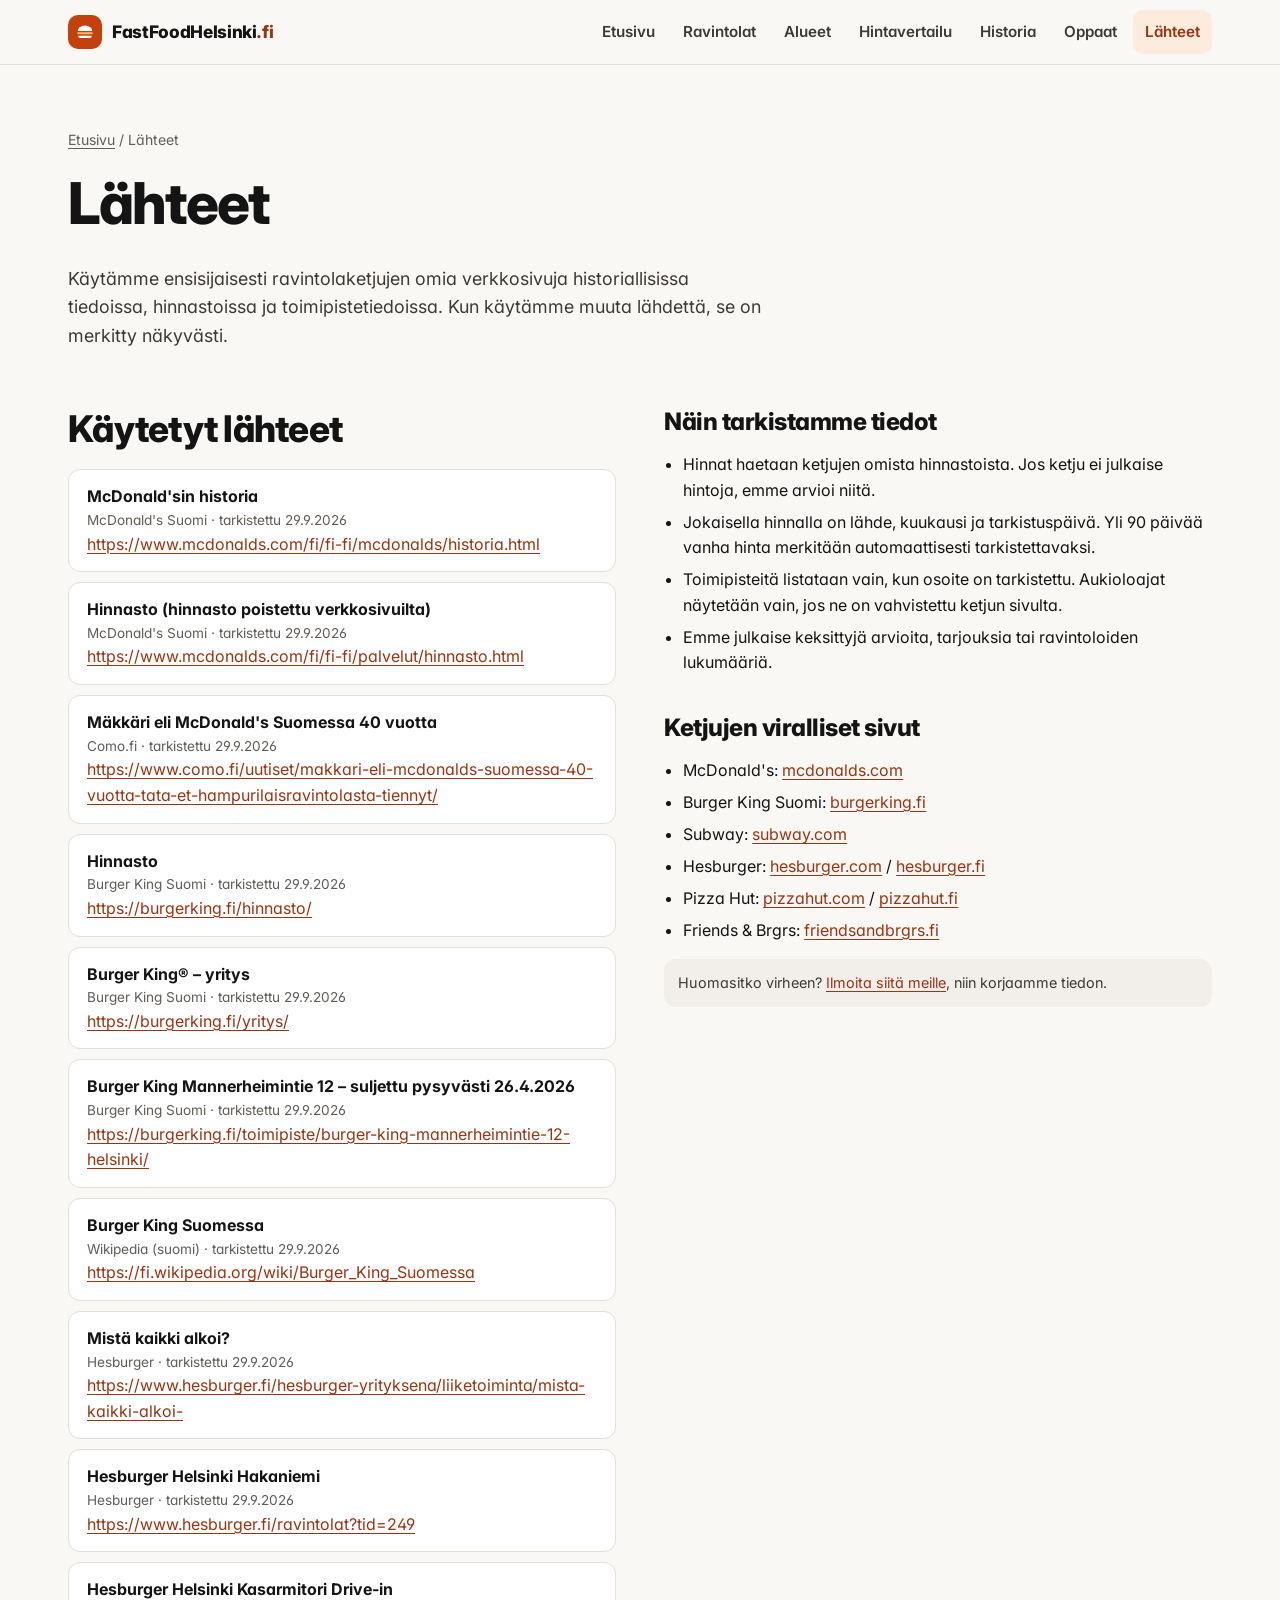
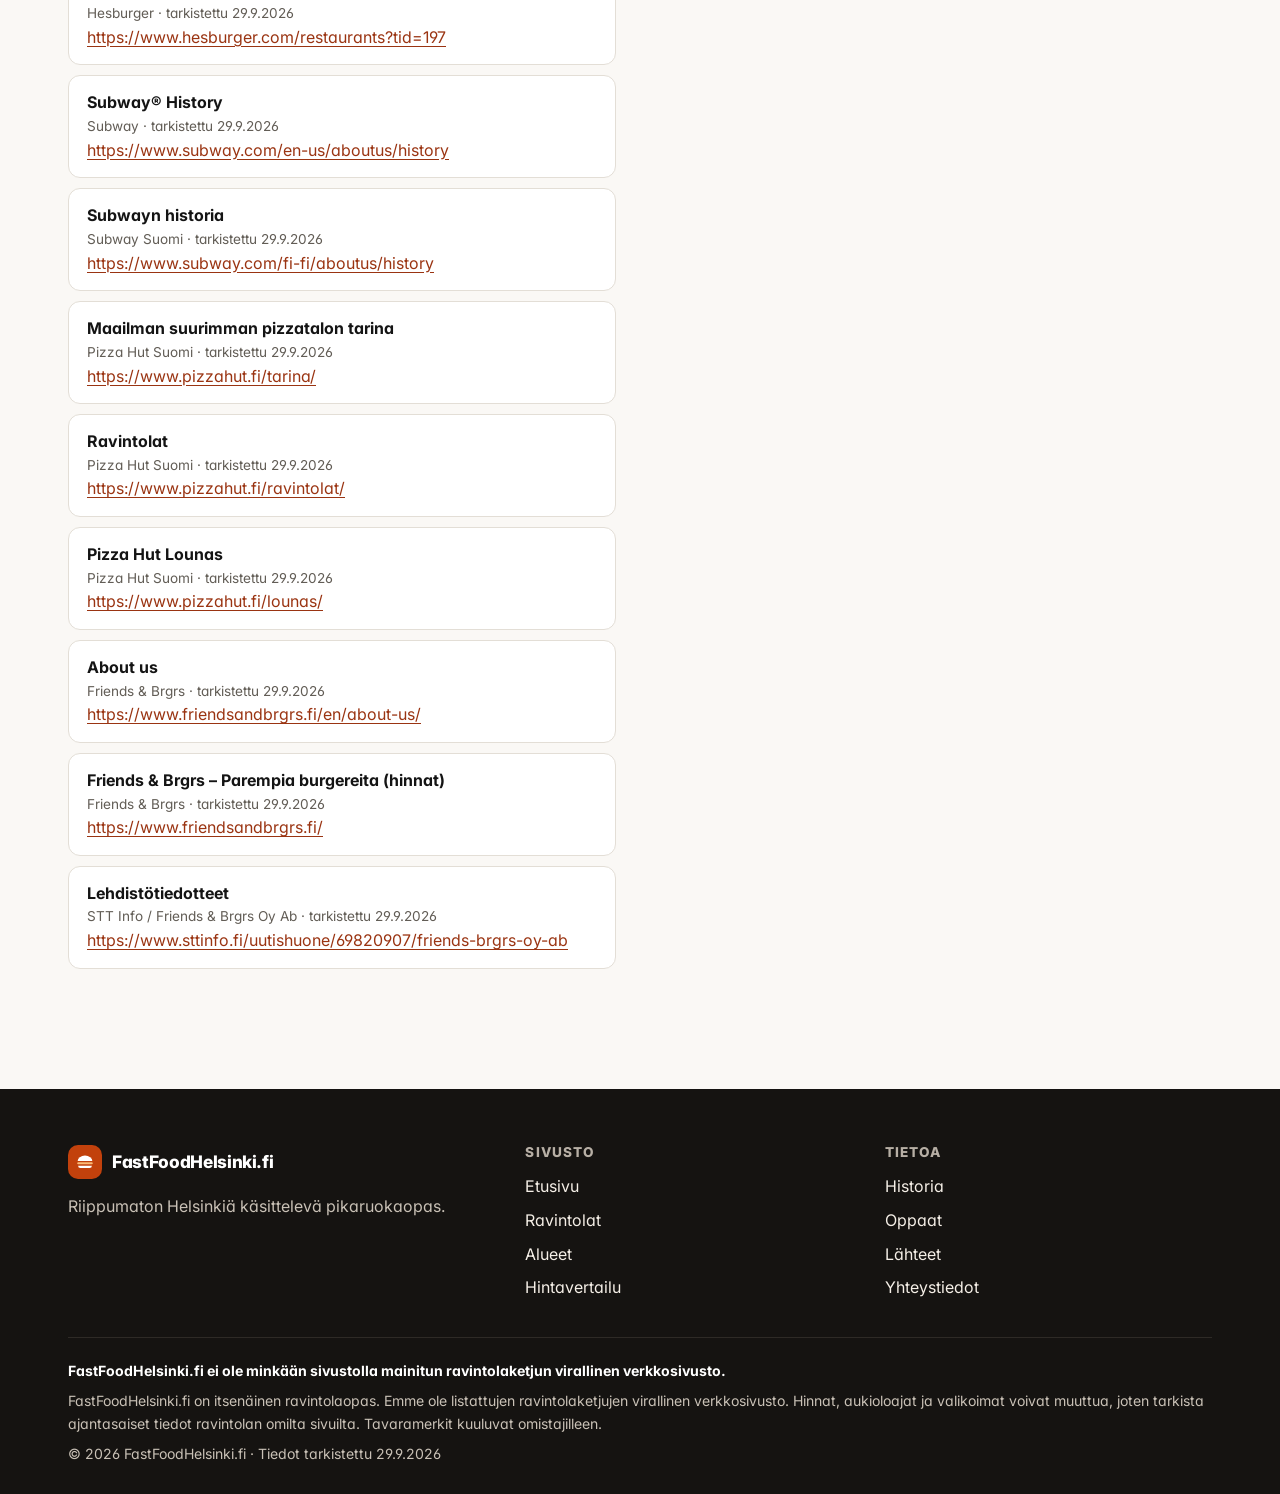
<file: lahteet.html>
<!doctype html>
<html lang="fi">
<head>
<meta charset="utf-8">
<meta name="viewport" content="width=device-width, initial-scale=1">
<title>Lähteet | FastFoodHelsinki.fi</title>
<meta name="description" content="FastFoodHelsinki.fi:n käyttämät lähteet: ravintolaketjujen omat verkkosivut, hinnastot ja historiasivut.">
<meta name="robots" content="index,follow">
<link rel="canonical" href="https://fastfoodhelsinki.fi/lahteet.html">
<meta name="theme-color" content="#FAF8F5">
<meta property="og:type" content="website">
<meta property="og:locale" content="fi_FI">
<meta property="og:site_name" content="FastFoodHelsinki.fi">
<meta property="og:title" content="Lähteet | FastFoodHelsinki.fi">
<meta property="og:description" content="FastFoodHelsinki.fi:n käyttämät lähteet: ravintolaketjujen omat verkkosivut, hinnastot ja historiasivut.">
<meta property="og:url" content="https://fastfoodhelsinki.fi/lahteet.html">
<meta property="og:image" content="https://fastfoodhelsinki.fi/og-image.png">
<meta name="twitter:card" content="summary_large_image">
<link rel="icon" href="favicon.svg" type="image/svg+xml">
<link rel="manifest" href="site.webmanifest">
<link rel="preconnect" href="https://fonts.googleapis.com">
<link rel="preconnect" href="https://fonts.gstatic.com" crossorigin>
<link rel="stylesheet" href="https://fonts.googleapis.com/css2?family=Inter:wght@400;500;600;700;800&display=swap">
<link rel="stylesheet" href="styles.css">
</head>
<body>
<a class="skip" href="#main">Siirry sisältöön</a>
<header class="site-header">
  <div class="wrap header-row">
    <a class="logo" href="index.html" aria-label="FastFoodHelsinki.fi – etusivu"><span class="logo-mark" aria-hidden="true"><svg viewBox="0 0 24 24" width="22" height="22" fill="none"><path d="M4 11a8 6 0 0 1 16 0z" fill="#fff"/><rect x="3.5" y="12.2" width="17" height="2.2" rx="1.1" fill="#FDBA74"/><path d="M4.5 16h15a2.5 2.5 0 0 1-2.5 2.5H7A2.5 2.5 0 0 1 4.5 16z" fill="#fff"/></svg></span><span>FastFoodHelsinki<span class="tld">.fi</span></span></a>
    <button class="menu-btn" type="button" aria-expanded="false" aria-controls="site-nav" aria-label="Avaa valikko"><svg viewBox="0 0 24 24" fill="none" stroke="currentColor" stroke-width="2" stroke-linecap="round"><path d="M4 7h16M4 12h16M4 17h16"/></svg></button>
    <nav class="nav" id="site-nav" aria-label="Päävalikko"><ul><li><a href="index.html">Etusivu</a></li><li><a href="ravintolat.html">Ravintolat</a></li><li><a href="alueet.html">Alueet</a></li><li><a href="hinnat.html">Hintavertailu</a></li><li><a href="historia.html">Historia</a></li><li><a href="oppaat.html">Oppaat</a></li><li><a href="lahteet.html" aria-current="page">Lähteet</a></li></ul></nav>
  </div>
</header>
<main id="main">
<section class="page-hero"><div class="wrap">
  <nav class="crumbs" aria-label="Murupolku"><a href="index.html">Etusivu</a> / <span aria-current="page">Lähteet</span></nav>
  <h1>Lähteet</h1>
  <p class="lead">Käytämme ensisijaisesti ravintolaketjujen omia verkkosivuja historiallisissa tiedoissa, hinnastoissa ja toimipistetiedoissa. Kun käytämme muuta lähdettä, se on merkitty näkyvästi.</p>
</div></section>
<section style="padding-top:24px"><div class="wrap two-col">
  <div><h2>Käytetyt lähteet</h2><ul class="src-list" data-sources></ul></div>
  <div class="article">
    <h2 style="margin-top:0">Näin tarkistamme tiedot</h2>
    <ul>
      <li>Hinnat haetaan ketjujen omista hinnastoista. Jos ketju ei julkaise hintoja, emme arvioi niitä.</li>
      <li>Jokaisella hinnalla on lähde, kuukausi ja tarkistuspäivä. Yli 90 päivää vanha hinta merkitään automaattisesti tarkistettavaksi.</li>
      <li>Toimipisteitä listataan vain, kun osoite on tarkistettu. Aukioloajat näytetään vain, jos ne on vahvistettu ketjun sivulta.</li>
      <li>Emme julkaise keksittyjä arvioita, tarjouksia tai ravintoloiden lukumääriä.</li>
    </ul>
    <h2>Ketjujen viralliset sivut</h2>
    <ul>
      <li>McDonald's: <a href="https://www.mcdonalds.com/" target="_blank" rel="noopener">mcdonalds.com</a></li>
      <li>Burger King Suomi: <a href="https://burgerking.fi/" target="_blank" rel="noopener">burgerking.fi</a></li>
      <li>Subway: <a href="https://www.subway.com/" target="_blank" rel="noopener">subway.com</a></li>
      <li>Hesburger: <a href="https://www.hesburger.com/" target="_blank" rel="noopener">hesburger.com</a> / <a href="https://www.hesburger.fi/" target="_blank" rel="noopener">hesburger.fi</a></li>
      <li>Pizza Hut: <a href="https://www.pizzahut.com/" target="_blank" rel="noopener">pizzahut.com</a> / <a href="https://www.pizzahut.fi/" target="_blank" rel="noopener">pizzahut.fi</a></li>
      <li>Friends &amp; Brgrs: <a href="https://www.friendsandbrgrs.fi/" target="_blank" rel="noopener">friendsandbrgrs.fi</a></li>
    </ul>
    <p class="note note-neutral">Huomasitko virheen? <a href="yhteystiedot.html">Ilmoita siitä meille</a>, niin korjaamme tiedon.</p>
  </div>
</div></section>
</main>
<footer class="site-footer">
  <div class="wrap">
    <div class="foot-grid">
      <div>
        <a class="logo" href="index.html"><span class="logo-mark" aria-hidden="true"><svg viewBox="0 0 24 24" width="22" height="22" fill="none"><path d="M4 11a8 6 0 0 1 16 0z" fill="#fff"/><rect x="3.5" y="12.2" width="17" height="2.2" rx="1.1" fill="#FDBA74"/><path d="M4.5 16h15a2.5 2.5 0 0 1-2.5 2.5H7A2.5 2.5 0 0 1 4.5 16z" fill="#fff"/></svg></span><span>FastFoodHelsinki.fi</span></a>
        <p style="margin-top:14px;color:#C9C1B6">Riippumaton Helsinkiä käsittelevä pikaruokaopas.</p>
      </div>
      <nav aria-label="Alatunnisteen linkit">
        <h2>Sivusto</h2>
        <ul>
          <li><a href="index.html">Etusivu</a></li>
          <li><a href="ravintolat.html">Ravintolat</a></li>
          <li><a href="alueet.html">Alueet</a></li>
          <li><a href="hinnat.html">Hintavertailu</a></li>
        </ul>
      </nav>
      <nav aria-label="Lisää linkkejä">
        <h2>Tietoa</h2>
        <ul>
          <li><a href="historia.html">Historia</a></li>
          <li><a href="oppaat.html">Oppaat</a></li>
          <li><a href="lahteet.html">Lähteet</a></li>
          <li><a href="yhteystiedot.html">Yhteystiedot</a></li>
        </ul>
      </nav>
    </div>
    <div class="disclaimer">
      <p style="margin:0"><strong>FastFoodHelsinki.fi ei ole minkään sivustolla mainitun ravintolaketjun virallinen verkkosivusto.</strong></p>
      <p style="margin:0">FastFoodHelsinki.fi on itsenäinen ravintolaopas. Emme ole listattujen ravintolaketjujen virallinen verkkosivusto. Hinnat, aukioloajat ja valikoimat voivat muuttua, joten tarkista ajantasaiset tiedot ravintolan omilta sivuilta. Tavaramerkit kuuluvat omistajilleen.</p>
      <p style="margin:0">© <span id="year">2026</span> FastFoodHelsinki.fi · Tiedot tarkistettu 29.9.2026</p>
    </div>
  </div>
</footer>
<script src="data.js"></script>
<script src="guides.js"></script>
<script src="app.js"></script>
</body>
</html>
</file>
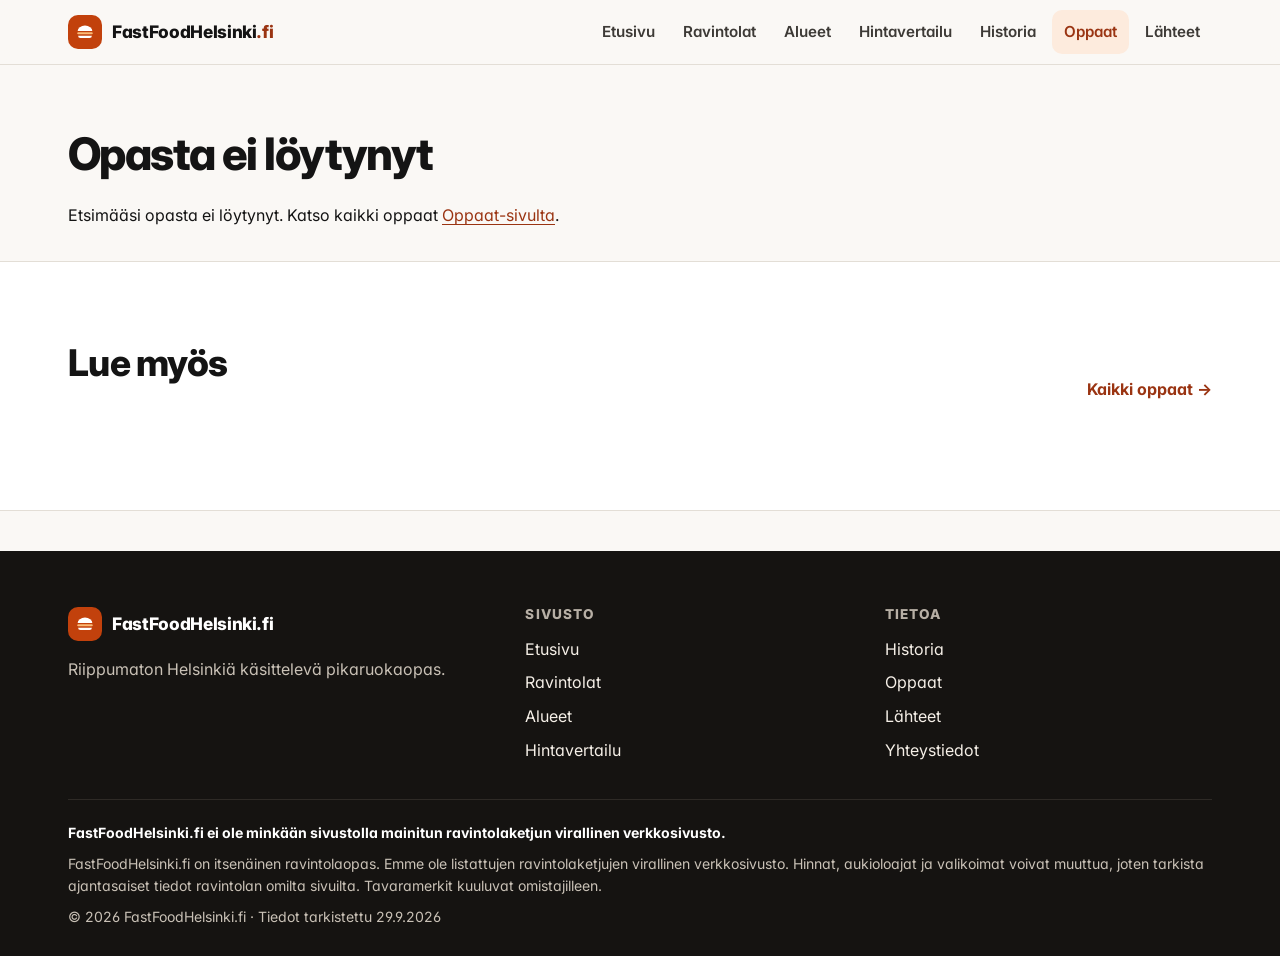
<file: opas.html>
<!doctype html>
<html lang="fi">
<head>
<meta charset="utf-8">
<meta name="viewport" content="width=device-width, initial-scale=1">
<title>Opas – FastFoodHelsinki.fi</title>
<meta name="description" content="Opas Helsingin pikaruokaan.">
<meta name="robots" content="index,follow">
<link rel="canonical" href="https://fastfoodhelsinki.fi/opas.html">
<meta name="theme-color" content="#FAF8F5">
<meta property="og:type" content="website">
<meta property="og:locale" content="fi_FI">
<meta property="og:site_name" content="FastFoodHelsinki.fi">
<meta property="og:title" content="Opas – FastFoodHelsinki.fi">
<meta property="og:description" content="Opas Helsingin pikaruokaan.">
<meta property="og:url" content="https://fastfoodhelsinki.fi/opas.html">
<meta property="og:image" content="https://fastfoodhelsinki.fi/og-image.png">
<meta name="twitter:card" content="summary_large_image">
<link rel="icon" href="favicon.svg" type="image/svg+xml">
<link rel="manifest" href="site.webmanifest">
<link rel="preconnect" href="https://fonts.googleapis.com">
<link rel="preconnect" href="https://fonts.gstatic.com" crossorigin>
<link rel="stylesheet" href="https://fonts.googleapis.com/css2?family=Inter:wght@400;500;600;700;800&display=swap">
<link rel="stylesheet" href="styles.css">
</head>
<body>
<a class="skip" href="#main">Siirry sisältöön</a>
<header class="site-header">
  <div class="wrap header-row">
    <a class="logo" href="index.html" aria-label="FastFoodHelsinki.fi – etusivu"><span class="logo-mark" aria-hidden="true"><svg viewBox="0 0 24 24" width="22" height="22" fill="none"><path d="M4 11a8 6 0 0 1 16 0z" fill="#fff"/><rect x="3.5" y="12.2" width="17" height="2.2" rx="1.1" fill="#FDBA74"/><path d="M4.5 16h15a2.5 2.5 0 0 1-2.5 2.5H7A2.5 2.5 0 0 1 4.5 16z" fill="#fff"/></svg></span><span>FastFoodHelsinki<span class="tld">.fi</span></span></a>
    <button class="menu-btn" type="button" aria-expanded="false" aria-controls="site-nav" aria-label="Avaa valikko"><svg viewBox="0 0 24 24" fill="none" stroke="currentColor" stroke-width="2" stroke-linecap="round"><path d="M4 7h16M4 12h16M4 17h16"/></svg></button>
    <nav class="nav" id="site-nav" aria-label="Päävalikko"><ul><li><a href="index.html">Etusivu</a></li><li><a href="ravintolat.html">Ravintolat</a></li><li><a href="alueet.html">Alueet</a></li><li><a href="hinnat.html">Hintavertailu</a></li><li><a href="historia.html">Historia</a></li><li><a href="oppaat.html" aria-current="page">Oppaat</a></li><li><a href="lahteet.html">Lähteet</a></li></ul></nav>
  </div>
</header>
<main id="main">
<section class="page-hero"><div class="wrap"><article class="article" id="article"><p class="muted">Ladataan opasta…</p><noscript><p>Oppaan näyttäminen vaatii JavaScriptin. Katso <a href="oppaat.html">kaikki oppaat</a>.</p></noscript></article></div></section>
<section class="alt"><div class="wrap"><div class="section-head"><h2>Lue myös</h2><a class="link-arrow" href="oppaat.html">Kaikki oppaat</a></div><div class="grid grid-3" id="more-guides"></div></div></section>
</main>
<footer class="site-footer">
  <div class="wrap">
    <div class="foot-grid">
      <div>
        <a class="logo" href="index.html"><span class="logo-mark" aria-hidden="true"><svg viewBox="0 0 24 24" width="22" height="22" fill="none"><path d="M4 11a8 6 0 0 1 16 0z" fill="#fff"/><rect x="3.5" y="12.2" width="17" height="2.2" rx="1.1" fill="#FDBA74"/><path d="M4.5 16h15a2.5 2.5 0 0 1-2.5 2.5H7A2.5 2.5 0 0 1 4.5 16z" fill="#fff"/></svg></span><span>FastFoodHelsinki.fi</span></a>
        <p style="margin-top:14px;color:#C9C1B6">Riippumaton Helsinkiä käsittelevä pikaruokaopas.</p>
      </div>
      <nav aria-label="Alatunnisteen linkit">
        <h2>Sivusto</h2>
        <ul>
          <li><a href="index.html">Etusivu</a></li>
          <li><a href="ravintolat.html">Ravintolat</a></li>
          <li><a href="alueet.html">Alueet</a></li>
          <li><a href="hinnat.html">Hintavertailu</a></li>
        </ul>
      </nav>
      <nav aria-label="Lisää linkkejä">
        <h2>Tietoa</h2>
        <ul>
          <li><a href="historia.html">Historia</a></li>
          <li><a href="oppaat.html">Oppaat</a></li>
          <li><a href="lahteet.html">Lähteet</a></li>
          <li><a href="yhteystiedot.html">Yhteystiedot</a></li>
        </ul>
      </nav>
    </div>
    <div class="disclaimer">
      <p style="margin:0"><strong>FastFoodHelsinki.fi ei ole minkään sivustolla mainitun ravintolaketjun virallinen verkkosivusto.</strong></p>
      <p style="margin:0">FastFoodHelsinki.fi on itsenäinen ravintolaopas. Emme ole listattujen ravintolaketjujen virallinen verkkosivusto. Hinnat, aukioloajat ja valikoimat voivat muuttua, joten tarkista ajantasaiset tiedot ravintolan omilta sivuilta. Tavaramerkit kuuluvat omistajilleen.</p>
      <p style="margin:0">© <span id="year">2026</span> FastFoodHelsinki.fi · Tiedot tarkistettu 29.9.2026</p>
    </div>
  </div>
</footer>
<script src="data.js"></script>
<script src="guides.js"></script>
<script src="app.js"></script>
</body>
</html>
</file>
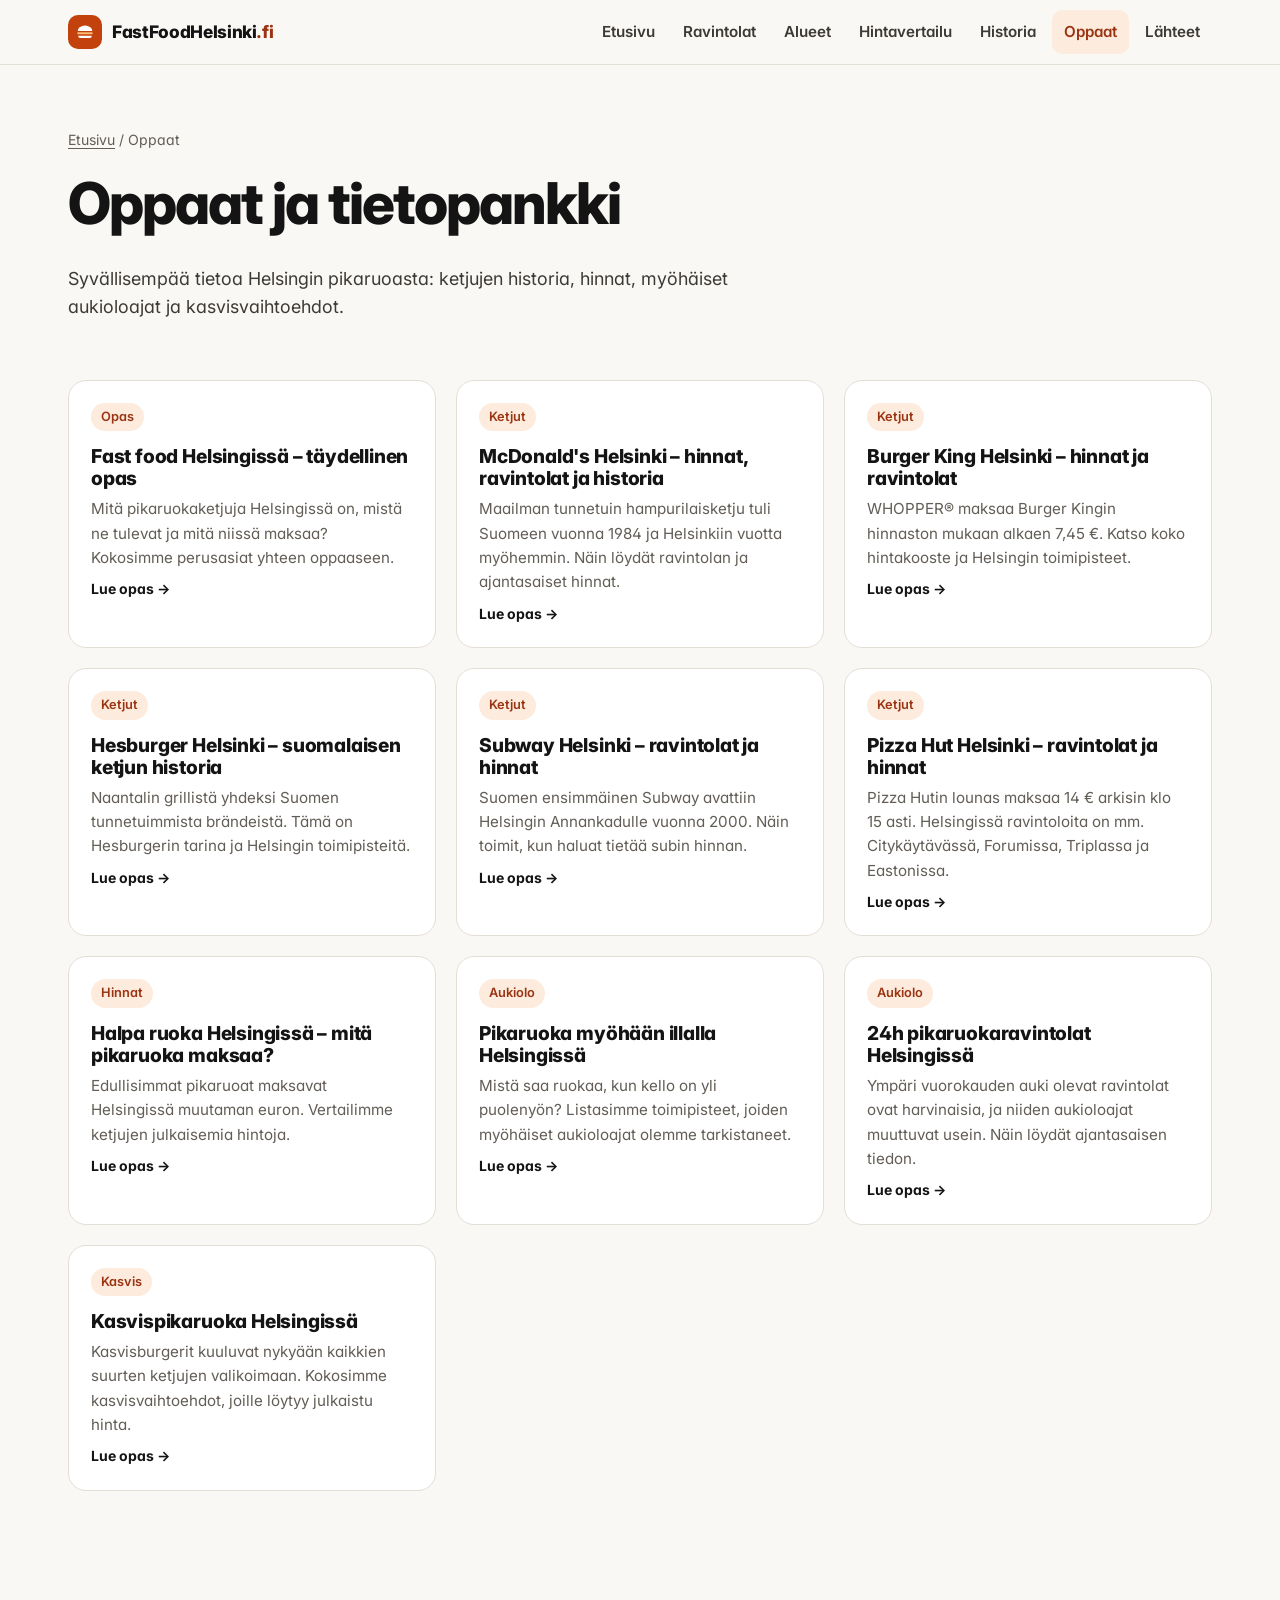
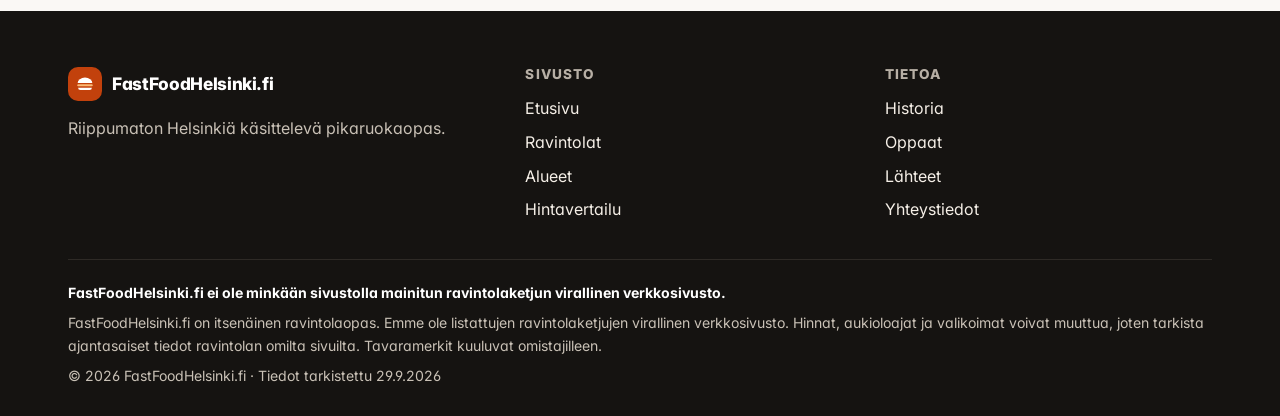
<file: oppaat.html>
<!doctype html>
<html lang="fi">
<head>
<meta charset="utf-8">
<meta name="viewport" content="width=device-width, initial-scale=1">
<title>Oppaat – fast food Helsingissä | FastFoodHelsinki.fi</title>
<meta name="description" content="Oppaat Helsingin pikaruokaan: ketjujen hinnat ja historia, halpa ruoka, myöhään auki olevat ravintolat ja kasvispikaruoka.">
<meta name="robots" content="index,follow">
<link rel="canonical" href="https://fastfoodhelsinki.fi/oppaat.html">
<meta name="theme-color" content="#FAF8F5">
<meta property="og:type" content="website">
<meta property="og:locale" content="fi_FI">
<meta property="og:site_name" content="FastFoodHelsinki.fi">
<meta property="og:title" content="Oppaat – fast food Helsingissä | FastFoodHelsinki.fi">
<meta property="og:description" content="Oppaat Helsingin pikaruokaan: ketjujen hinnat ja historia, halpa ruoka, myöhään auki olevat ravintolat ja kasvispikaruoka.">
<meta property="og:url" content="https://fastfoodhelsinki.fi/oppaat.html">
<meta property="og:image" content="https://fastfoodhelsinki.fi/og-image.png">
<meta name="twitter:card" content="summary_large_image">
<link rel="icon" href="favicon.svg" type="image/svg+xml">
<link rel="manifest" href="site.webmanifest">
<link rel="preconnect" href="https://fonts.googleapis.com">
<link rel="preconnect" href="https://fonts.gstatic.com" crossorigin>
<link rel="stylesheet" href="https://fonts.googleapis.com/css2?family=Inter:wght@400;500;600;700;800&display=swap">
<link rel="stylesheet" href="styles.css">
</head>
<body>
<a class="skip" href="#main">Siirry sisältöön</a>
<header class="site-header">
  <div class="wrap header-row">
    <a class="logo" href="index.html" aria-label="FastFoodHelsinki.fi – etusivu"><span class="logo-mark" aria-hidden="true"><svg viewBox="0 0 24 24" width="22" height="22" fill="none"><path d="M4 11a8 6 0 0 1 16 0z" fill="#fff"/><rect x="3.5" y="12.2" width="17" height="2.2" rx="1.1" fill="#FDBA74"/><path d="M4.5 16h15a2.5 2.5 0 0 1-2.5 2.5H7A2.5 2.5 0 0 1 4.5 16z" fill="#fff"/></svg></span><span>FastFoodHelsinki<span class="tld">.fi</span></span></a>
    <button class="menu-btn" type="button" aria-expanded="false" aria-controls="site-nav" aria-label="Avaa valikko"><svg viewBox="0 0 24 24" fill="none" stroke="currentColor" stroke-width="2" stroke-linecap="round"><path d="M4 7h16M4 12h16M4 17h16"/></svg></button>
    <nav class="nav" id="site-nav" aria-label="Päävalikko"><ul><li><a href="index.html">Etusivu</a></li><li><a href="ravintolat.html">Ravintolat</a></li><li><a href="alueet.html">Alueet</a></li><li><a href="hinnat.html">Hintavertailu</a></li><li><a href="historia.html">Historia</a></li><li><a href="oppaat.html" aria-current="page">Oppaat</a></li><li><a href="lahteet.html">Lähteet</a></li></ul></nav>
  </div>
</header>
<main id="main">
<section class="page-hero"><div class="wrap">
  <nav class="crumbs" aria-label="Murupolku"><a href="index.html">Etusivu</a> / <span aria-current="page">Oppaat</span></nav>
  <h1>Oppaat ja tietopankki</h1>
  <p class="lead">Syvällisempää tietoa Helsingin pikaruoasta: ketjujen historia, hinnat, myöhäiset aukioloajat ja kasvisvaihtoehdot.</p>
</div></section>
<section style="padding-top:24px"><div class="wrap"><div class="grid grid-3" data-guides></div></div></section>
</main>
<footer class="site-footer">
  <div class="wrap">
    <div class="foot-grid">
      <div>
        <a class="logo" href="index.html"><span class="logo-mark" aria-hidden="true"><svg viewBox="0 0 24 24" width="22" height="22" fill="none"><path d="M4 11a8 6 0 0 1 16 0z" fill="#fff"/><rect x="3.5" y="12.2" width="17" height="2.2" rx="1.1" fill="#FDBA74"/><path d="M4.5 16h15a2.5 2.5 0 0 1-2.5 2.5H7A2.5 2.5 0 0 1 4.5 16z" fill="#fff"/></svg></span><span>FastFoodHelsinki.fi</span></a>
        <p style="margin-top:14px;color:#C9C1B6">Riippumaton Helsinkiä käsittelevä pikaruokaopas.</p>
      </div>
      <nav aria-label="Alatunnisteen linkit">
        <h2>Sivusto</h2>
        <ul>
          <li><a href="index.html">Etusivu</a></li>
          <li><a href="ravintolat.html">Ravintolat</a></li>
          <li><a href="alueet.html">Alueet</a></li>
          <li><a href="hinnat.html">Hintavertailu</a></li>
        </ul>
      </nav>
      <nav aria-label="Lisää linkkejä">
        <h2>Tietoa</h2>
        <ul>
          <li><a href="historia.html">Historia</a></li>
          <li><a href="oppaat.html">Oppaat</a></li>
          <li><a href="lahteet.html">Lähteet</a></li>
          <li><a href="yhteystiedot.html">Yhteystiedot</a></li>
        </ul>
      </nav>
    </div>
    <div class="disclaimer">
      <p style="margin:0"><strong>FastFoodHelsinki.fi ei ole minkään sivustolla mainitun ravintolaketjun virallinen verkkosivusto.</strong></p>
      <p style="margin:0">FastFoodHelsinki.fi on itsenäinen ravintolaopas. Emme ole listattujen ravintolaketjujen virallinen verkkosivusto. Hinnat, aukioloajat ja valikoimat voivat muuttua, joten tarkista ajantasaiset tiedot ravintolan omilta sivuilta. Tavaramerkit kuuluvat omistajilleen.</p>
      <p style="margin:0">© <span id="year">2026</span> FastFoodHelsinki.fi · Tiedot tarkistettu 29.9.2026</p>
    </div>
  </div>
</footer>
<script src="data.js"></script>
<script src="guides.js"></script>
<script src="app.js"></script>
</body>
</html>
</file>
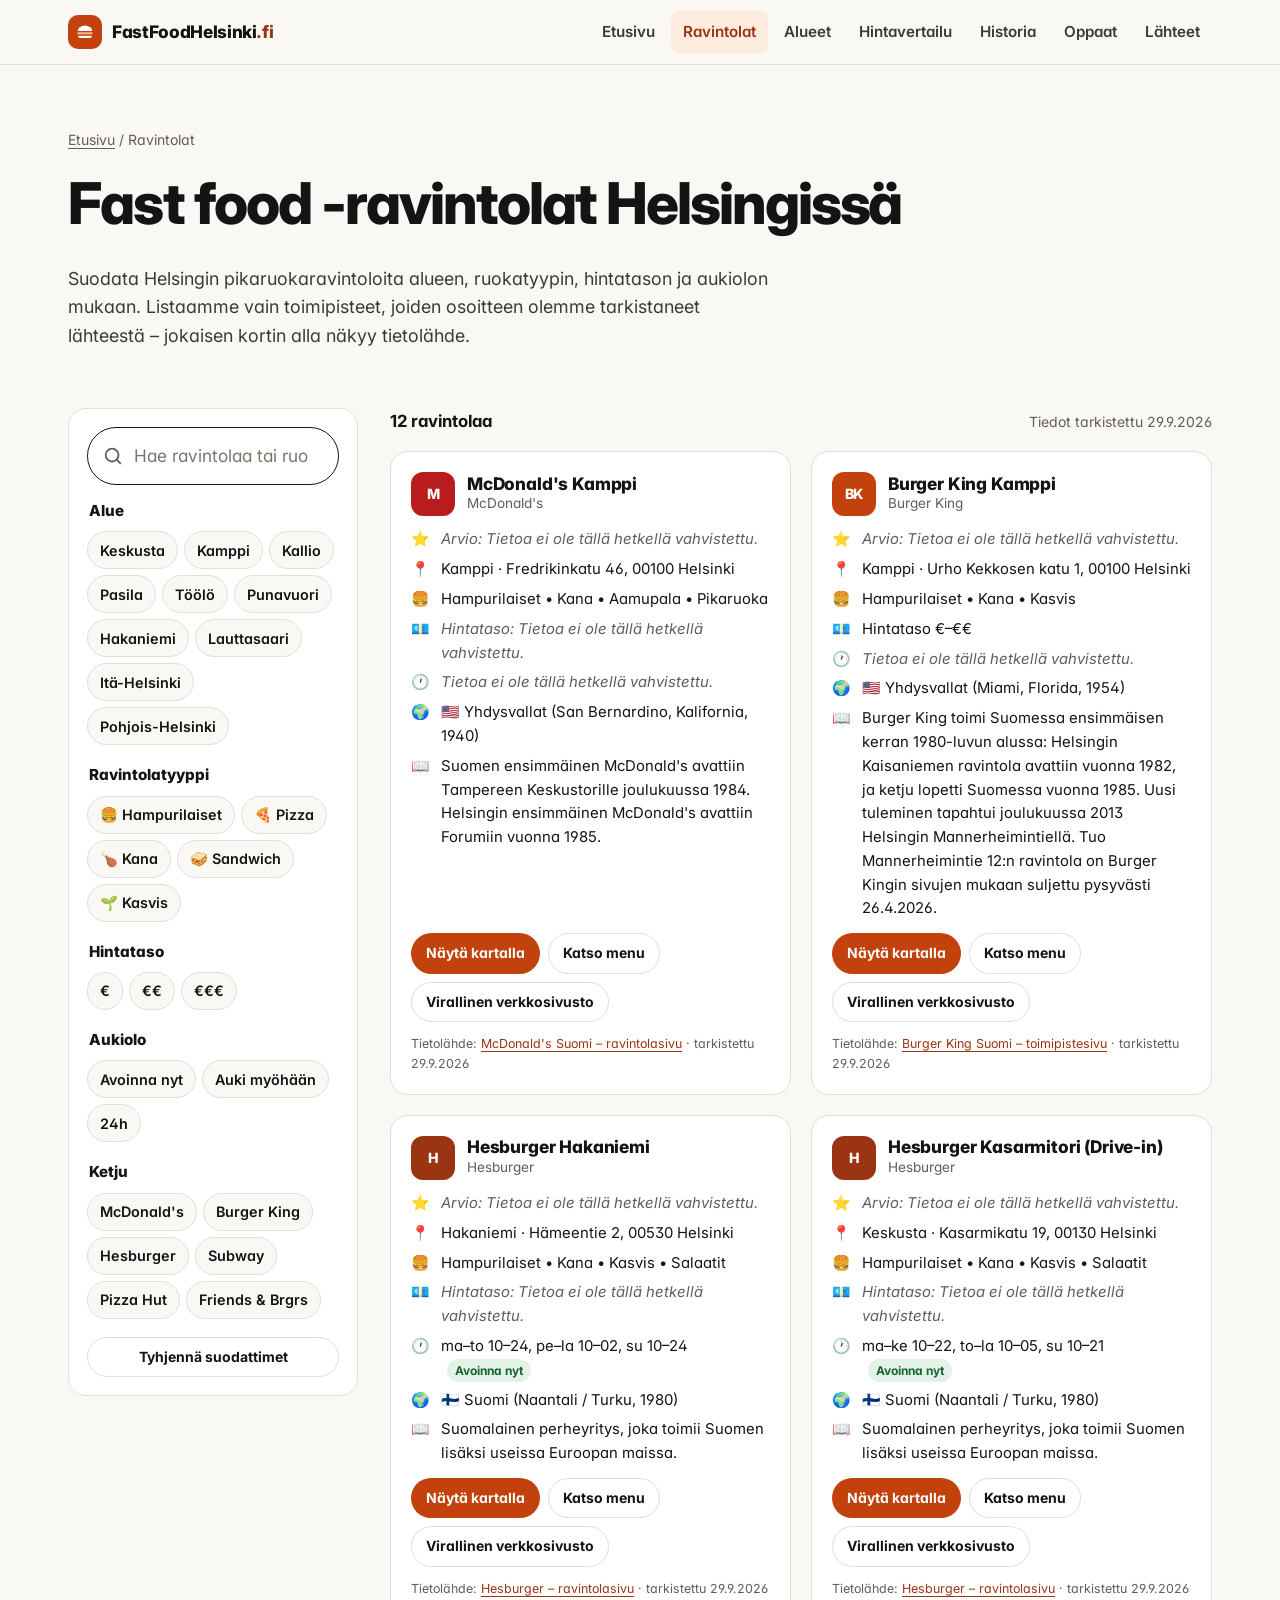
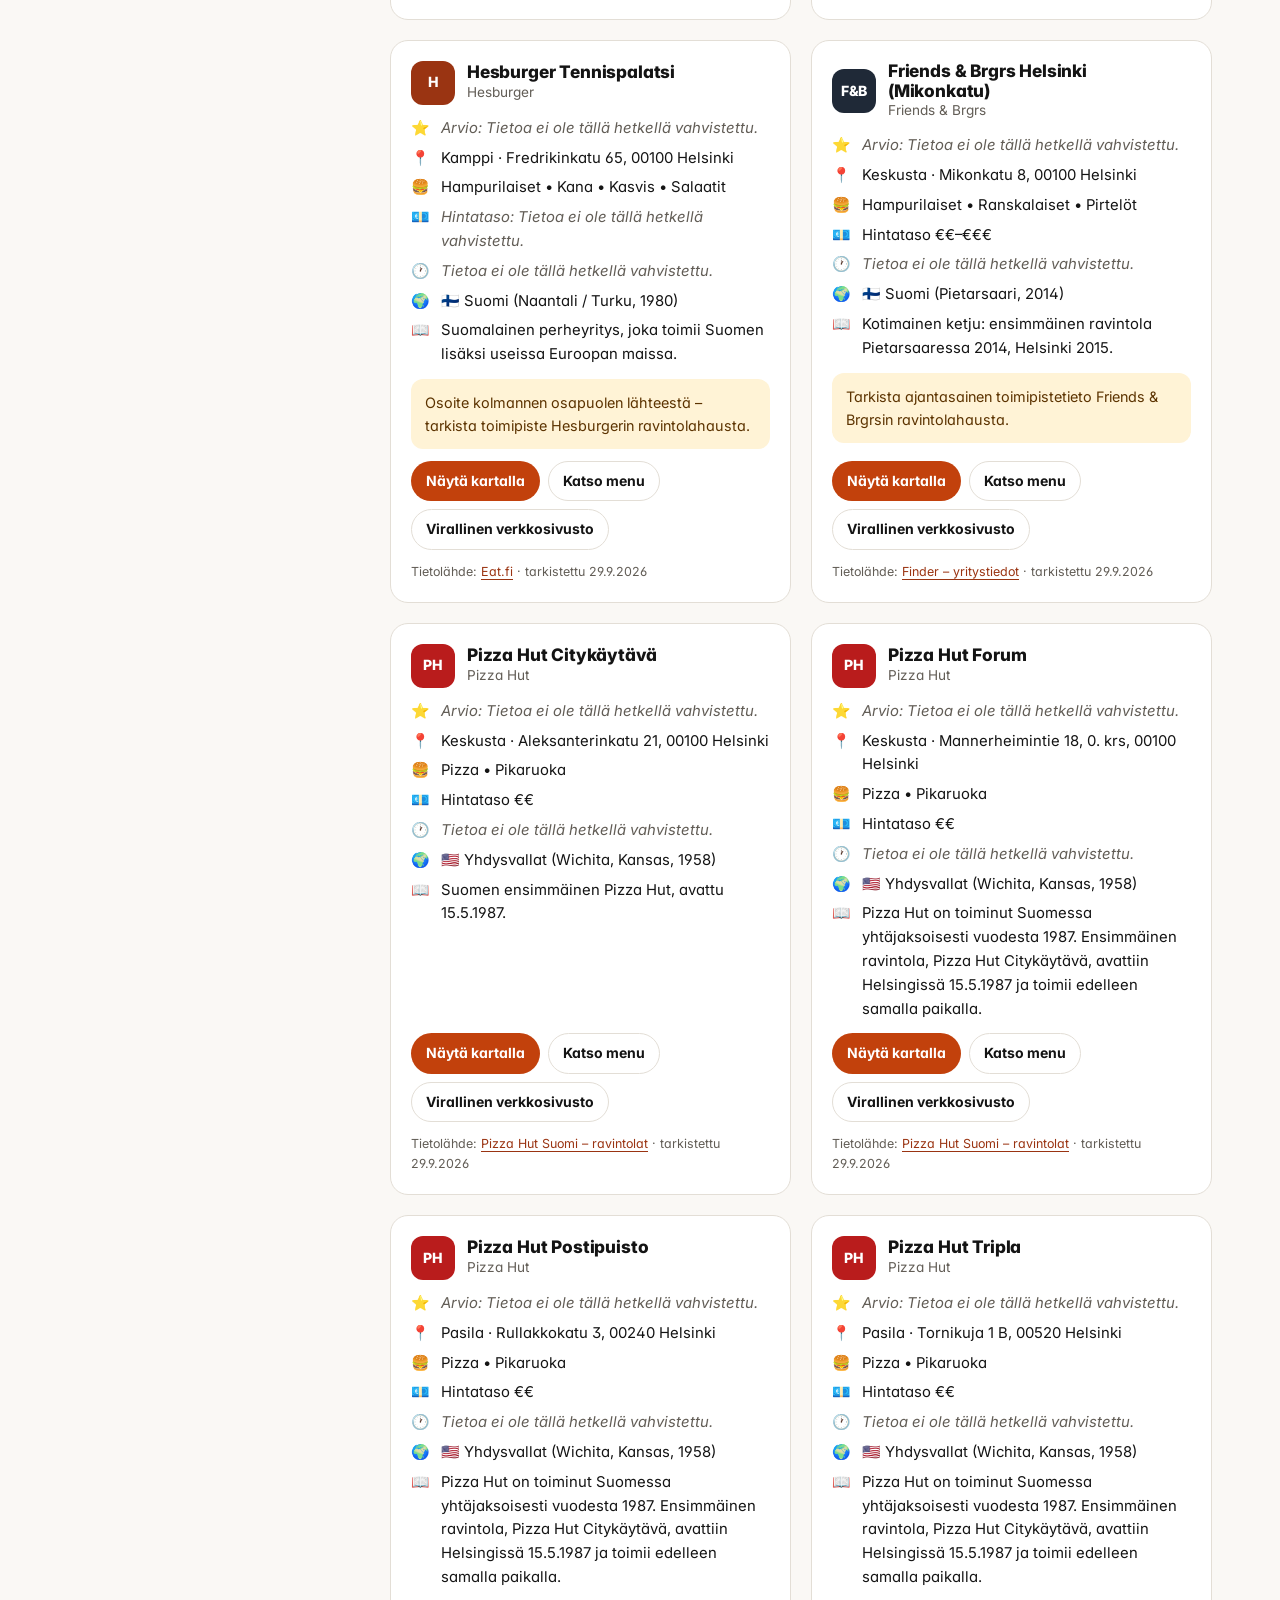
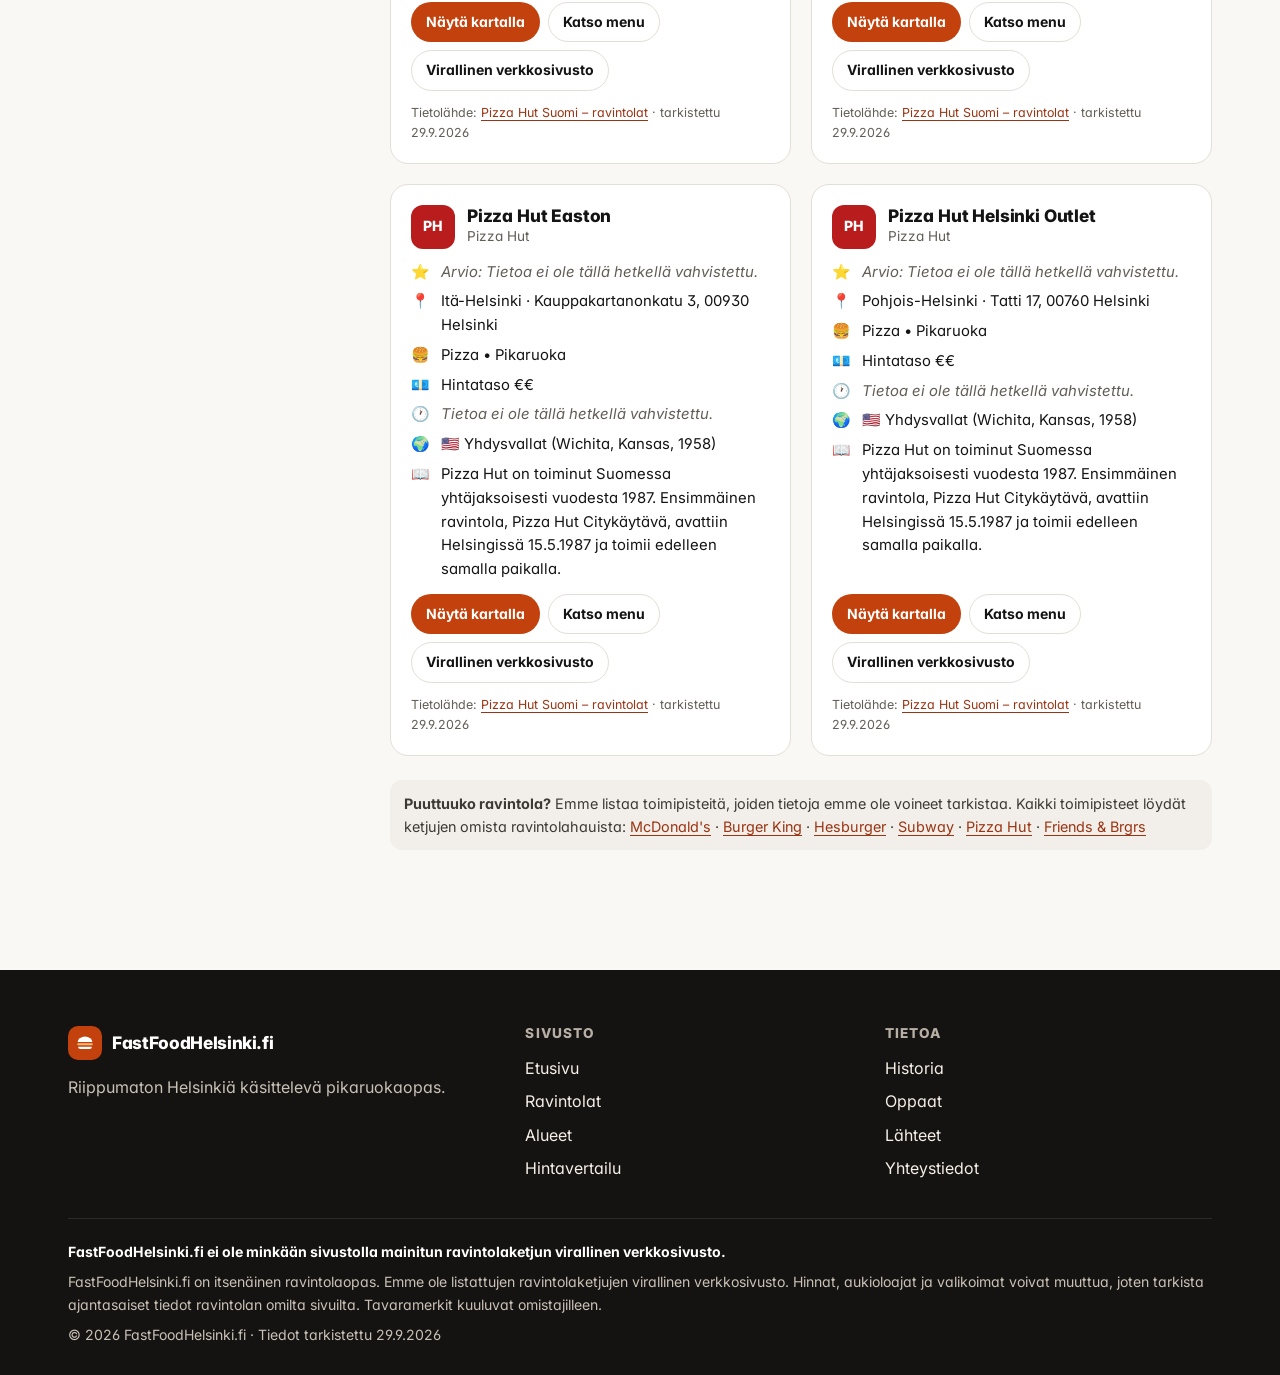
<file: ravintolat.html>
<!doctype html>
<html lang="fi">
<head>
<meta charset="utf-8">
<meta name="viewport" content="width=device-width, initial-scale=1">
<title>Fast food -ravintolat Helsingissä – hae alueen ja ruoan mukaan | FastFoodHelsinki.fi</title>
<meta name="description" content="Hae Helsingin pikaruokaravintoloita: McDonald's, Burger King, Hesburger, Pizza Hut ja Friends & Brgrs. Suodata alueen, ruokatyypin, hintatason ja aukiolon mukaan.">
<meta name="robots" content="index,follow">
<link rel="canonical" href="https://fastfoodhelsinki.fi/ravintolat.html">
<meta name="theme-color" content="#FAF8F5">
<meta property="og:type" content="website">
<meta property="og:locale" content="fi_FI">
<meta property="og:site_name" content="FastFoodHelsinki.fi">
<meta property="og:title" content="Fast food -ravintolat Helsingissä – hae alueen ja ruoan mukaan | FastFoodHelsinki.fi">
<meta property="og:description" content="Hae Helsingin pikaruokaravintoloita: McDonald's, Burger King, Hesburger, Pizza Hut ja Friends & Brgrs. Suodata alueen, ruokatyypin, hintatason ja aukiolon mukaan.">
<meta property="og:url" content="https://fastfoodhelsinki.fi/ravintolat.html">
<meta property="og:image" content="https://fastfoodhelsinki.fi/og-image.png">
<meta name="twitter:card" content="summary_large_image">
<link rel="icon" href="favicon.svg" type="image/svg+xml">
<link rel="manifest" href="site.webmanifest">
<link rel="preconnect" href="https://fonts.googleapis.com">
<link rel="preconnect" href="https://fonts.gstatic.com" crossorigin>
<link rel="stylesheet" href="https://fonts.googleapis.com/css2?family=Inter:wght@400;500;600;700;800&display=swap">
<link rel="stylesheet" href="styles.css">
</head>
<body>
<a class="skip" href="#main">Siirry sisältöön</a>
<header class="site-header">
  <div class="wrap header-row">
    <a class="logo" href="index.html" aria-label="FastFoodHelsinki.fi – etusivu"><span class="logo-mark" aria-hidden="true"><svg viewBox="0 0 24 24" width="22" height="22" fill="none"><path d="M4 11a8 6 0 0 1 16 0z" fill="#fff"/><rect x="3.5" y="12.2" width="17" height="2.2" rx="1.1" fill="#FDBA74"/><path d="M4.5 16h15a2.5 2.5 0 0 1-2.5 2.5H7A2.5 2.5 0 0 1 4.5 16z" fill="#fff"/></svg></span><span>FastFoodHelsinki<span class="tld">.fi</span></span></a>
    <button class="menu-btn" type="button" aria-expanded="false" aria-controls="site-nav" aria-label="Avaa valikko"><svg viewBox="0 0 24 24" fill="none" stroke="currentColor" stroke-width="2" stroke-linecap="round"><path d="M4 7h16M4 12h16M4 17h16"/></svg></button>
    <nav class="nav" id="site-nav" aria-label="Päävalikko"><ul><li><a href="index.html">Etusivu</a></li><li><a href="ravintolat.html" aria-current="page">Ravintolat</a></li><li><a href="alueet.html">Alueet</a></li><li><a href="hinnat.html">Hintavertailu</a></li><li><a href="historia.html">Historia</a></li><li><a href="oppaat.html">Oppaat</a></li><li><a href="lahteet.html">Lähteet</a></li></ul></nav>
  </div>
</header>
<main id="main">

<section class="page-hero"><div class="wrap">
  <nav class="crumbs" aria-label="Murupolku"><a href="index.html">Etusivu</a> / <span aria-current="page">Ravintolat</span></nav>
  <h1>Fast food -ravintolat Helsingissä</h1>
  <p class="lead">Suodata Helsingin pikaruokaravintoloita alueen, ruokatyypin, hintatason ja aukiolon mukaan. Listaamme vain toimipisteet, joiden osoitteen olemme tarkistaneet lähteestä – jokaisen kortin alla näkyy tietolähde.</p>
</div></section>
<section style="padding-top:24px"><div class="wrap">
  <div class="finder" id="finder">
    <form class="filters" id="filters" data-collapsed="true" aria-label="Suodattimet">
      <label class="sr-only" for="rest-q">Hae nimellä tai osoitteella</label>
      <div class="search-box" style="border-width:1.5px;box-shadow:none;margin-bottom:14px;padding:2px 14px">
        <svg viewBox="0 0 24 24" fill="none" stroke="currentColor" stroke-width="2" stroke-linecap="round" aria-hidden="true"><circle cx="11" cy="11" r="7"/><path d="m20 20-3.5-3.5"/></svg>
        <input id="rest-q" type="search" placeholder="Hae ravintolaa tai ruokaa..." autocomplete="off">
      </div>
      <button type="button" class="btn btn-ghost btn-sm filter-toggle" aria-expanded="false" aria-controls="filters-inner" style="width:100%;margin-bottom:12px">Näytä suodattimet</button>
      <div class="filters-inner" id="filters-inner">
        <fieldset><legend>Alue</legend><div class="opts" data-opts="area"></div></fieldset>
        <fieldset><legend>Ravintolatyyppi</legend><div class="opts"><label class="check"><input type="checkbox" name="cat" value="burger"><span>🍔 Hampurilaiset</span></label><label class="check"><input type="checkbox" name="cat" value="pizza"><span>🍕 Pizza</span></label><label class="check"><input type="checkbox" name="cat" value="chicken"><span>🍗 Kana</span></label><label class="check"><input type="checkbox" name="cat" value="sub"><span>🥪 Sandwich</span></label><label class="check"><input type="checkbox" name="cat" value="veg"><span>🌱 Kasvis</span></label></div></fieldset>
        <fieldset><legend>Hintataso</legend><div class="opts"><label class="check"><input type="checkbox" name="price" value="€"><span>€</span></label><label class="check"><input type="checkbox" name="price" value="€€"><span>€€</span></label><label class="check"><input type="checkbox" name="price" value="€€€"><span>€€€</span></label></div></fieldset>
        <fieldset><legend>Aukiolo</legend><div class="opts"><label class="check"><input type="checkbox" name="open" value="now"><span>Avoinna nyt</span></label><label class="check"><input type="checkbox" name="open" value="late"><span>Auki myöhään</span></label><label class="check"><input type="checkbox" name="open" value="24h"><span>24h</span></label></div></fieldset>
        <fieldset><legend>Ketju</legend><div class="opts" data-opts="chain"></div></fieldset>
        <button type="button" class="btn btn-ghost btn-sm reset" data-reset>Tyhjennä suodattimet</button>
      </div>
    </form>
    <div>
      <div class="result-bar"><strong id="rest-count" aria-live="polite">&nbsp;</strong><span class="small muted">Tiedot tarkistettu 29.9.2026</span></div>
      <div id="rest-tips"></div>
      <div class="grid grid-2" id="rest-grid"></div>
      <div class="note note-neutral" style="margin-top:24px"><b>Puuttuuko ravintola?</b> Emme listaa toimipisteitä, joiden tietoja emme ole voineet tarkistaa. Kaikki toimipisteet löydät ketjujen omista ravintolahauista: <a href="https://www.mcdonalds.com/fi/fi-fi/palvelut/ravintolahaku.html" target="_blank" rel="noopener">McDonald's</a> · <a href="https://burgerking.fi/etsi-ravintola/" target="_blank" rel="noopener">Burger King</a> · <a href="https://www.hesburger.fi/ravintolat" target="_blank" rel="noopener">Hesburger</a> · <a href="https://www.subway.com/fi-fi" target="_blank" rel="noopener">Subway</a> · <a href="https://www.pizzahut.fi/ravintolat/" target="_blank" rel="noopener">Pizza Hut</a> · <a href="https://www.friendsandbrgrs.fi/etsi-ravintola/" target="_blank" rel="noopener">Friends &amp; Brgrs</a></div>
    </div>
  </div>
</div></section>

</main>
<footer class="site-footer">
  <div class="wrap">
    <div class="foot-grid">
      <div>
        <a class="logo" href="index.html"><span class="logo-mark" aria-hidden="true"><svg viewBox="0 0 24 24" width="22" height="22" fill="none"><path d="M4 11a8 6 0 0 1 16 0z" fill="#fff"/><rect x="3.5" y="12.2" width="17" height="2.2" rx="1.1" fill="#FDBA74"/><path d="M4.5 16h15a2.5 2.5 0 0 1-2.5 2.5H7A2.5 2.5 0 0 1 4.5 16z" fill="#fff"/></svg></span><span>FastFoodHelsinki.fi</span></a>
        <p style="margin-top:14px;color:#C9C1B6">Riippumaton Helsinkiä käsittelevä pikaruokaopas.</p>
      </div>
      <nav aria-label="Alatunnisteen linkit">
        <h2>Sivusto</h2>
        <ul>
          <li><a href="index.html">Etusivu</a></li>
          <li><a href="ravintolat.html">Ravintolat</a></li>
          <li><a href="alueet.html">Alueet</a></li>
          <li><a href="hinnat.html">Hintavertailu</a></li>
        </ul>
      </nav>
      <nav aria-label="Lisää linkkejä">
        <h2>Tietoa</h2>
        <ul>
          <li><a href="historia.html">Historia</a></li>
          <li><a href="oppaat.html">Oppaat</a></li>
          <li><a href="lahteet.html">Lähteet</a></li>
          <li><a href="yhteystiedot.html">Yhteystiedot</a></li>
        </ul>
      </nav>
    </div>
    <div class="disclaimer">
      <p style="margin:0"><strong>FastFoodHelsinki.fi ei ole minkään sivustolla mainitun ravintolaketjun virallinen verkkosivusto.</strong></p>
      <p style="margin:0">FastFoodHelsinki.fi on itsenäinen ravintolaopas. Emme ole listattujen ravintolaketjujen virallinen verkkosivusto. Hinnat, aukioloajat ja valikoimat voivat muuttua, joten tarkista ajantasaiset tiedot ravintolan omilta sivuilta. Tavaramerkit kuuluvat omistajilleen.</p>
      <p style="margin:0">© <span id="year">2026</span> FastFoodHelsinki.fi · Tiedot tarkistettu 29.9.2026</p>
    </div>
  </div>
</footer>
<script src="data.js"></script>
<script src="guides.js"></script>
<script src="app.js"></script>
</body>
</html>
</file>
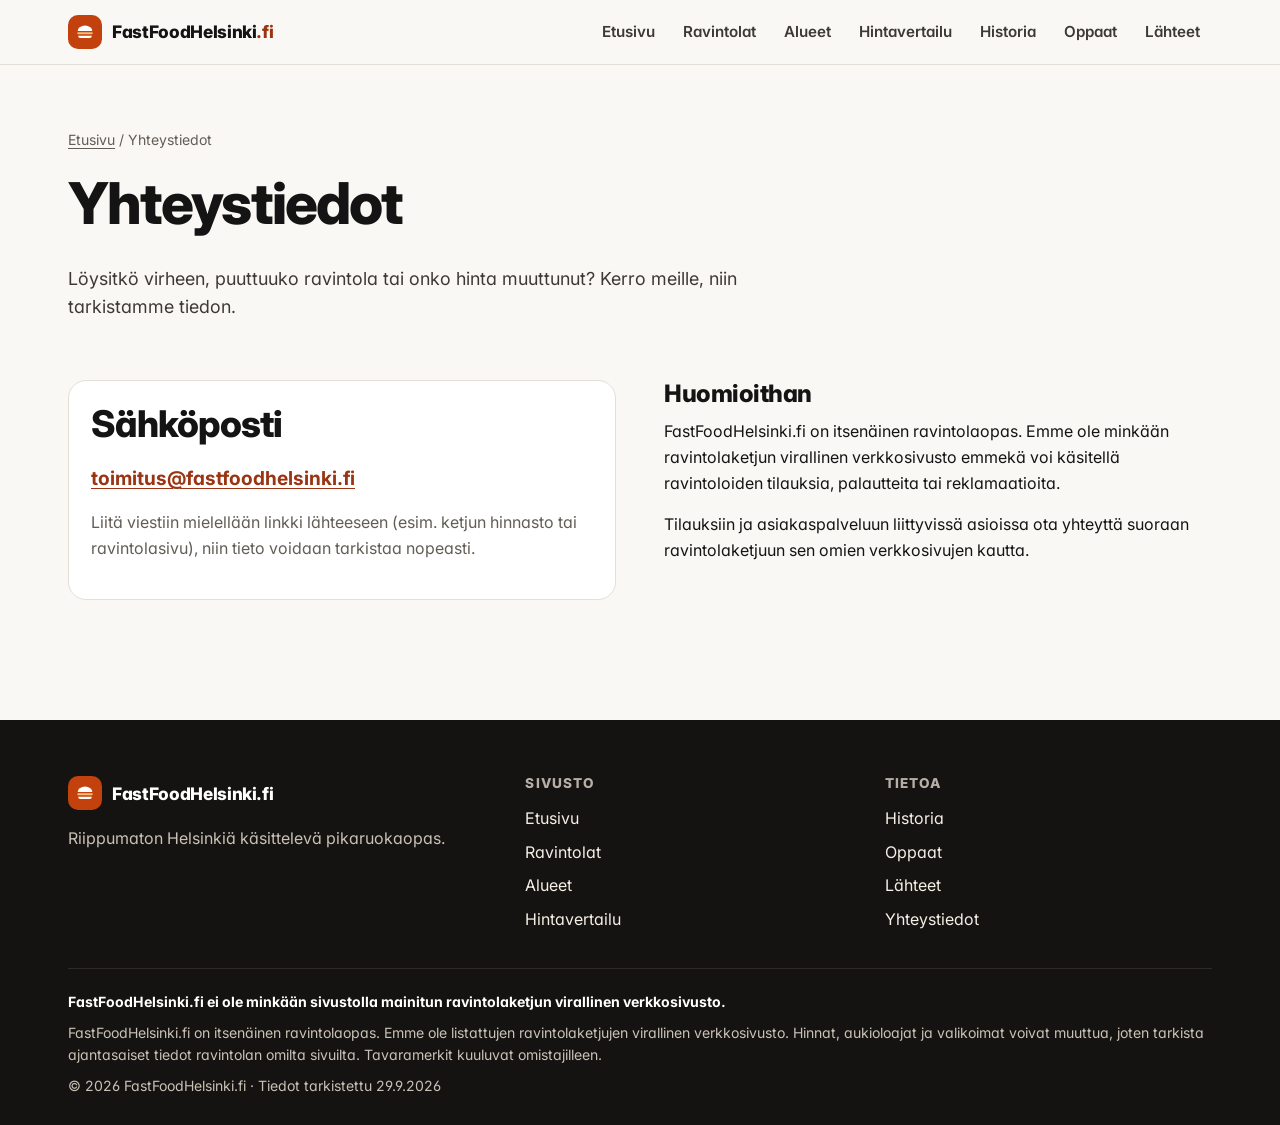
<file: yhteystiedot.html>
<!doctype html>
<html lang="fi">
<head>
<meta charset="utf-8">
<meta name="viewport" content="width=device-width, initial-scale=1">
<title>Yhteystiedot | FastFoodHelsinki.fi</title>
<meta name="description" content="Ota yhteyttä FastFoodHelsinki.fi:hin: korjaukset, puuttuvat ravintolat ja yhteistyö.">
<meta name="robots" content="index,follow">
<link rel="canonical" href="https://fastfoodhelsinki.fi/yhteystiedot.html">
<meta name="theme-color" content="#FAF8F5">
<meta property="og:type" content="website">
<meta property="og:locale" content="fi_FI">
<meta property="og:site_name" content="FastFoodHelsinki.fi">
<meta property="og:title" content="Yhteystiedot | FastFoodHelsinki.fi">
<meta property="og:description" content="Ota yhteyttä FastFoodHelsinki.fi:hin: korjaukset, puuttuvat ravintolat ja yhteistyö.">
<meta property="og:url" content="https://fastfoodhelsinki.fi/yhteystiedot.html">
<meta property="og:image" content="https://fastfoodhelsinki.fi/og-image.png">
<meta name="twitter:card" content="summary_large_image">
<link rel="icon" href="favicon.svg" type="image/svg+xml">
<link rel="manifest" href="site.webmanifest">
<link rel="preconnect" href="https://fonts.googleapis.com">
<link rel="preconnect" href="https://fonts.gstatic.com" crossorigin>
<link rel="stylesheet" href="https://fonts.googleapis.com/css2?family=Inter:wght@400;500;600;700;800&display=swap">
<link rel="stylesheet" href="styles.css">
</head>
<body>
<a class="skip" href="#main">Siirry sisältöön</a>
<header class="site-header">
  <div class="wrap header-row">
    <a class="logo" href="index.html" aria-label="FastFoodHelsinki.fi – etusivu"><span class="logo-mark" aria-hidden="true"><svg viewBox="0 0 24 24" width="22" height="22" fill="none"><path d="M4 11a8 6 0 0 1 16 0z" fill="#fff"/><rect x="3.5" y="12.2" width="17" height="2.2" rx="1.1" fill="#FDBA74"/><path d="M4.5 16h15a2.5 2.5 0 0 1-2.5 2.5H7A2.5 2.5 0 0 1 4.5 16z" fill="#fff"/></svg></span><span>FastFoodHelsinki<span class="tld">.fi</span></span></a>
    <button class="menu-btn" type="button" aria-expanded="false" aria-controls="site-nav" aria-label="Avaa valikko"><svg viewBox="0 0 24 24" fill="none" stroke="currentColor" stroke-width="2" stroke-linecap="round"><path d="M4 7h16M4 12h16M4 17h16"/></svg></button>
    <nav class="nav" id="site-nav" aria-label="Päävalikko"><ul><li><a href="index.html">Etusivu</a></li><li><a href="ravintolat.html">Ravintolat</a></li><li><a href="alueet.html">Alueet</a></li><li><a href="hinnat.html">Hintavertailu</a></li><li><a href="historia.html">Historia</a></li><li><a href="oppaat.html">Oppaat</a></li><li><a href="lahteet.html">Lähteet</a></li></ul></nav>
  </div>
</header>
<main id="main">
<section class="page-hero"><div class="wrap">
  <nav class="crumbs" aria-label="Murupolku"><a href="index.html">Etusivu</a> / <span aria-current="page">Yhteystiedot</span></nav>
  <h1>Yhteystiedot</h1>
  <p class="lead">Löysitkö virheen, puuttuuko ravintola tai onko hinta muuttunut? Kerro meille, niin tarkistamme tiedon.</p>
</div></section>
<section style="padding-top:24px"><div class="wrap two-col">
  <div class="card">
    <h2>Sähköposti</h2>
    <p><a href="mailto:toimitus@fastfoodhelsinki.fi" style="font-size:1.2rem;font-weight:700">toimitus@fastfoodhelsinki.fi</a></p>
    <p class="muted">Liitä viestiin mielellään linkki lähteeseen (esim. ketjun hinnasto tai ravintolasivu), niin tieto voidaan tarkistaa nopeasti.</p>
  </div>
  <div class="article">
    <h2 style="margin-top:0">Huomioithan</h2>
    <p>FastFoodHelsinki.fi on itsenäinen ravintolaopas. Emme ole minkään ravintolaketjun virallinen verkkosivusto emmekä voi käsitellä ravintoloiden tilauksia, palautteita tai reklamaatioita.</p>
    <p>Tilauksiin ja asiakaspalveluun liittyvissä asioissa ota yhteyttä suoraan ravintolaketjuun sen omien verkkosivujen kautta.</p>
  </div>
</div></section>
</main>
<footer class="site-footer">
  <div class="wrap">
    <div class="foot-grid">
      <div>
        <a class="logo" href="index.html"><span class="logo-mark" aria-hidden="true"><svg viewBox="0 0 24 24" width="22" height="22" fill="none"><path d="M4 11a8 6 0 0 1 16 0z" fill="#fff"/><rect x="3.5" y="12.2" width="17" height="2.2" rx="1.1" fill="#FDBA74"/><path d="M4.5 16h15a2.5 2.5 0 0 1-2.5 2.5H7A2.5 2.5 0 0 1 4.5 16z" fill="#fff"/></svg></span><span>FastFoodHelsinki.fi</span></a>
        <p style="margin-top:14px;color:#C9C1B6">Riippumaton Helsinkiä käsittelevä pikaruokaopas.</p>
      </div>
      <nav aria-label="Alatunnisteen linkit">
        <h2>Sivusto</h2>
        <ul>
          <li><a href="index.html">Etusivu</a></li>
          <li><a href="ravintolat.html">Ravintolat</a></li>
          <li><a href="alueet.html">Alueet</a></li>
          <li><a href="hinnat.html">Hintavertailu</a></li>
        </ul>
      </nav>
      <nav aria-label="Lisää linkkejä">
        <h2>Tietoa</h2>
        <ul>
          <li><a href="historia.html">Historia</a></li>
          <li><a href="oppaat.html">Oppaat</a></li>
          <li><a href="lahteet.html">Lähteet</a></li>
          <li><a href="yhteystiedot.html">Yhteystiedot</a></li>
        </ul>
      </nav>
    </div>
    <div class="disclaimer">
      <p style="margin:0"><strong>FastFoodHelsinki.fi ei ole minkään sivustolla mainitun ravintolaketjun virallinen verkkosivusto.</strong></p>
      <p style="margin:0">FastFoodHelsinki.fi on itsenäinen ravintolaopas. Emme ole listattujen ravintolaketjujen virallinen verkkosivusto. Hinnat, aukioloajat ja valikoimat voivat muuttua, joten tarkista ajantasaiset tiedot ravintolan omilta sivuilta. Tavaramerkit kuuluvat omistajilleen.</p>
      <p style="margin:0">© <span id="year">2026</span> FastFoodHelsinki.fi · Tiedot tarkistettu 29.9.2026</p>
    </div>
  </div>
</footer>
<script src="data.js"></script>
<script src="guides.js"></script>
<script src="app.js"></script>
</body>
</html>
</file>
<file: styles.css>
/* FastFoodHelsinki.fi – tyylit */
:root {
  --bg: #FAF8F5;
  --surface: #FFFFFF;
  --card: #F2EFEA;
  --card-2: #ECE8E1;
  --line: #E3DED6;
  --ink: #141414;
  --ink-2: #3D3A36;
  --muted: #625D56;
  --accent: #C2410C;        /* 5.2:1 valkoisella */
  --accent-strong: #9A3412;
  --accent-soft: #FDEBDD;
  --fi: #0B4AA2;
  --fi-soft: #E7EEF9;
  --ok: #166534;
  --ok-soft: #E3F2E7;
  --warn: #8A4B00;
  --warn-soft: #FFF3D6;
  --radius: 18px;
  --radius-sm: 12px;
  --shadow: 0 1px 2px rgba(20,20,20,.05), 0 8px 24px rgba(20,20,20,.06);
  --max: 1200px;
  --font: "Inter", system-ui, -apple-system, "Segoe UI", Roboto, sans-serif;
}

*, *::before, *::after { box-sizing: border-box; }
html { -webkit-text-size-adjust: 100%; scroll-padding-top: 88px; }
body {
  margin: 0; background: var(--bg); color: var(--ink);
  font-family: var(--font); font-size: 16px; line-height: 1.6;
  font-feature-settings: "cv11", "ss01";
}
img, svg { max-width: 100%; display: block; }
a { color: var(--accent-strong); text-underline-offset: 3px; }
a:hover { color: var(--accent); }
h1, h2, h3, h4 { line-height: 1.15; letter-spacing: -0.02em; margin: 0 0 .5em; font-weight: 800; }
h1 { font-size: clamp(2.1rem, 5.4vw, 3.6rem); letter-spacing: -0.035em; }
h2 { font-size: clamp(1.6rem, 3.4vw, 2.3rem); }
h3 { font-size: 1.2rem; letter-spacing: -0.01em; }
p { margin: 0 0 1em; }
:focus-visible { outline: 3px solid var(--accent); outline-offset: 3px; border-radius: 6px; }
.sr-only { position: absolute; width: 1px; height: 1px; padding: 0; margin: -1px; overflow: hidden; clip: rect(0,0,0,0); white-space: nowrap; border: 0; }
.skip { position: absolute; left: 12px; top: -60px; background: var(--ink); color: #fff; padding: 10px 16px; border-radius: 10px; z-index: 100; font-weight: 600; }
.skip:focus { top: 12px; color: #fff; }

.wrap { max-width: var(--max); margin: 0 auto; padding: 0 16px; }
@media (min-width: 720px) { .wrap { padding: 0 28px; } }
section { padding: 56px 0; }
@media (min-width: 900px) { section { padding: 80px 0; } }
.section-head { display: flex; flex-wrap: wrap; gap: 12px 24px; align-items: end; justify-content: space-between; margin-bottom: 28px; }
.section-head p { color: var(--muted); max-width: 62ch; margin: 0; }
.eyebrow { display: inline-block; font-size: .8rem; font-weight: 700; letter-spacing: .08em; text-transform: uppercase; color: var(--accent-strong); margin-bottom: 10px; }
.muted { color: var(--muted); }
.small { font-size: .875rem; }
.alt { background: var(--surface); border-top: 1px solid var(--line); border-bottom: 1px solid var(--line); }

/* Header */
.site-header { position: sticky; top: 0; z-index: 50; background: rgba(250,248,245,.92); backdrop-filter: saturate(1.4) blur(10px); -webkit-backdrop-filter: saturate(1.4) blur(10px); border-bottom: 1px solid var(--line); }
.header-row { display: flex; align-items: center; gap: 16px; min-height: 64px; }
.logo { display: inline-flex; align-items: center; gap: 10px; text-decoration: none; color: var(--ink); font-weight: 800; letter-spacing: -0.02em; font-size: 1.08rem; }
.logo:hover { color: var(--ink); }
.logo-mark { width: 34px; height: 34px; border-radius: 10px; background: var(--accent); display: grid; place-items: center; }
.logo span.tld { color: var(--accent-strong); }
.nav { margin-left: auto; }
.nav ul { list-style: none; margin: 0; padding: 0; display: flex; gap: 4px; }
.nav a { display: block; padding: 10px 12px; border-radius: 10px; text-decoration: none; color: var(--ink-2); font-weight: 600; font-size: .95rem; }
.nav a:hover { background: var(--card); color: var(--ink); }
.nav a[aria-current="page"] { color: var(--accent-strong); background: var(--accent-soft); }
.menu-btn { display: none; margin-left: auto; width: 44px; height: 44px; border-radius: 12px; border: 1px solid var(--line); background: var(--surface); cursor: pointer; place-items: center; }
.menu-btn svg { width: 22px; height: 22px; }
@media (max-width: 959px) {
  .menu-btn { display: grid; }
  .nav { position: absolute; left: 0; right: 0; top: 100%; background: var(--bg); border-bottom: 1px solid var(--line); display: none; margin: 0; }
  .nav.open { display: block; }
  .nav ul { flex-direction: column; padding: 8px 16px 16px; }
  .nav a { padding: 14px 12px; font-size: 1.05rem; }
}

/* Buttons */
.btn { display: inline-flex; align-items: center; justify-content: center; gap: 8px; min-height: 44px; padding: 10px 18px; border-radius: 999px; font-weight: 700; font-size: .95rem; text-decoration: none; border: 1.5px solid transparent; cursor: pointer; font-family: inherit; transition: background .15s, border-color .15s, color .15s; }
.btn-primary { background: var(--accent); color: #fff; }
.btn-primary:hover { background: var(--accent-strong); color: #fff; }
.btn-ghost { background: var(--surface); color: var(--ink); border-color: var(--line); }
.btn-ghost:hover { border-color: var(--ink); color: var(--ink); }
.btn-sm { min-height: 40px; padding: 8px 14px; font-size: .875rem; }
.link-arrow { font-weight: 700; text-decoration: none; }
.link-arrow::after { content: " →"; }

/* Hero */
.hero { padding: 40px 0 56px; }
@media (min-width: 900px) { .hero { padding: 72px 0 88px; } }
.hero-grid { display: grid; gap: 40px; align-items: center; }
@media (min-width: 960px) { .hero-grid { grid-template-columns: 1.15fr .85fr; gap: 56px; } }
.hero .lead { font-size: clamp(1.05rem, 1.8vw, 1.22rem); color: var(--ink-2); max-width: 56ch; margin-bottom: 28px; }
.search { position: relative; max-width: 620px; }
.search-box { display: flex; align-items: center; gap: 10px; background: var(--surface); border: 2px solid var(--ink); border-radius: 999px; padding: 6px 6px 6px 20px; box-shadow: var(--shadow); }
.search-box:focus-within { border-color: var(--accent); }
.search-box svg { width: 22px; height: 22px; flex: none; color: var(--muted); }
.search-box input { flex: 1; min-width: 0; border: 0; background: transparent; font: inherit; font-size: 1.08rem; padding: 12px 0; color: var(--ink); }
.search-box input:focus { outline: none; }
.search-box input::placeholder { color: #7a746c; }
.search-results { position: absolute; left: 0; right: 0; top: calc(100% + 8px); background: var(--surface); border: 1px solid var(--line); border-radius: var(--radius-sm); box-shadow: var(--shadow); z-index: 20; list-style: none; margin: 0; padding: 6px; max-height: 380px; overflow: auto; }
.search-results[hidden] { display: none; }
.search-results a { display: flex; gap: 12px; align-items: center; padding: 10px 12px; border-radius: 10px; text-decoration: none; color: var(--ink); }
.search-results a:hover, .search-results a[aria-selected="true"] { background: var(--card); }
.search-results .kind { margin-left: auto; font-size: .75rem; font-weight: 700; color: var(--muted); text-transform: uppercase; letter-spacing: .05em; }
.search-results .empty { padding: 12px; color: var(--muted); }
.chips { display: flex; flex-wrap: wrap; gap: 8px; margin-top: 18px; list-style: none; padding: 0; }
.chip { display: inline-flex; align-items: center; gap: 6px; min-height: 40px; padding: 8px 14px; border-radius: 999px; background: var(--surface); border: 1px solid var(--line); text-decoration: none; color: var(--ink); font-weight: 600; font-size: .92rem; cursor: pointer; font-family: inherit; }
.chip:hover { border-color: var(--ink); color: var(--ink); }
.chip[aria-pressed="true"] { background: var(--ink); color: #fff; border-color: var(--ink); }

.hero-art { position: relative; aspect-ratio: 1 / 1; max-width: 520px; width: 100%; justify-self: center; }
.hero-art .tile { position: absolute; border-radius: 28px; display: grid; place-items: center; box-shadow: var(--shadow); }
.hero-art .t1 { inset: 0 34% 34% 0; background: #F4C9A8; }
.hero-art .t2 { inset: 0 0 52% 70%; background: #1F1B17; }
.hero-art .t3 { inset: 52% 0 0 70%; background: #F8E3B6; }
.hero-art .t4 { inset: 70% 34% 0 0; background: var(--card-2); }
.hero-art .t5 { inset: 70% 70% 0 34%; display: none; }
.hero-art .badge { position: absolute; left: 6%; bottom: 36%; background: var(--surface); padding: 10px 14px; border-radius: 14px; box-shadow: var(--shadow); font-weight: 700; font-size: .9rem; display: flex; gap: 8px; align-items: center; }
.hero-art svg { width: 70%; height: 70%; }
.hero-art .t2 svg, .hero-art .t3 svg { width: 62%; }
.hero-art .skyline { position: absolute; inset: auto 34% 30% 0; height: 22%; }

/* Grids and cards */
.grid { display: grid; gap: 16px; grid-template-columns: 1fr; }
@media (min-width: 640px) { .grid-2, .grid-3, .grid-4 { grid-template-columns: repeat(2, 1fr); } }
@media (min-width: 1000px) { .grid-3 { grid-template-columns: repeat(3, 1fr); } .grid-4 { grid-template-columns: repeat(4, 1fr); } }
@media (min-width: 640px) { .grid { gap: 20px; } }
.card { background: var(--surface); border: 1px solid var(--line); border-radius: var(--radius); padding: 22px; }
.card-soft { background: var(--card); border-color: transparent; }

.cat-card { display: flex; flex-direction: column; gap: 6px; text-decoration: none; color: var(--ink); background: var(--card); border-radius: var(--radius); padding: 22px; border: 1.5px solid transparent; transition: border-color .15s, transform .15s; min-height: 150px; }
.cat-card:hover { border-color: var(--ink); color: var(--ink); }
.cat-card .ico { font-size: 1.9rem; line-height: 1; margin-bottom: 8px; }
.cat-card p { color: var(--muted); margin: 0; font-size: .95rem; }

/* Chain card */
.chain-card { display: flex; flex-direction: column; background: var(--surface); border: 1px solid var(--line); border-radius: var(--radius); overflow: hidden; }
.chain-card.fi { border-color: #BFD0EA; box-shadow: 0 0 0 3px var(--fi-soft); }
.chain-top { display: flex; gap: 14px; align-items: center; padding: 20px 20px 0; }
.mono { width: 56px; height: 56px; border-radius: 16px; display: grid; place-items: center; color: #fff; font-weight: 800; font-size: 1.05rem; letter-spacing: -0.02em; flex: none; }
.chain-top h3 { margin: 0; }
.chain-top .origin { font-size: .9rem; color: var(--muted); }
.fi-ribbon { margin: 14px 20px 0; display: inline-flex; align-self: flex-start; gap: 6px; align-items: center; background: var(--fi-soft); color: var(--fi); font-weight: 700; font-size: .82rem; padding: 6px 10px; border-radius: 999px; }
.chain-body { padding: 16px 20px 20px; display: flex; flex-direction: column; gap: 14px; flex: 1; }
.chain-body > p { margin: 0; color: var(--ink-2); font-size: .95rem; }
.facts { display: grid; grid-template-columns: 1fr 1fr; gap: 8px; margin: 0; }
.facts div { background: var(--card); border-radius: 12px; padding: 10px 12px; }
.facts dt { font-size: .75rem; color: var(--muted); font-weight: 600; text-transform: uppercase; letter-spacing: .04em; }
.facts dd { margin: 2px 0 0; font-weight: 700; font-size: .95rem; }
.tags { display: flex; flex-wrap: wrap; gap: 6px; list-style: none; margin: 0; padding: 0; }
.tag { font-size: .8rem; font-weight: 600; padding: 4px 10px; border-radius: 999px; background: var(--card); color: var(--ink-2); }
.price-mini { border-top: 1px dashed var(--line); padding-top: 12px; }
.price-mini h4 { font-size: .8rem; text-transform: uppercase; letter-spacing: .06em; color: var(--muted); margin: 0 0 6px; }
.price-mini ul { list-style: none; margin: 0; padding: 0; }
.price-mini li { display: flex; justify-content: space-between; gap: 12px; padding: 4px 0; font-size: .93rem; }
.price-mini li b { white-space: nowrap; }
.price-mini .missing { color: var(--muted); font-size: .88rem; font-style: italic; }
.chain-actions { margin-top: auto; display: flex; gap: 8px; flex-wrap: wrap; }

.flag-stale { display: inline-block; font-size: .72rem; font-weight: 700; color: var(--warn); background: var(--warn-soft); padding: 2px 8px; border-radius: 999px; margin-left: 6px; vertical-align: middle; }
.note { background: var(--warn-soft); color: #5C3300; border-radius: 12px; padding: 12px 14px; font-size: .9rem; margin-top: 14px; }
.note-neutral { background: var(--card); color: var(--ink-2); }

/* Origin */
.origin-wrap { display: grid; gap: 20px; }
@media (min-width: 900px) { .origin-wrap { grid-template-columns: 360px 1fr; gap: 32px; align-items: start; } }
.origin-tabs { display: flex; flex-direction: row; gap: 12px; }
@media (min-width: 900px) { .origin-tabs { flex-direction: column; } }
.origin-tab { flex: 1; text-align: left; display: flex; gap: 14px; align-items: center; padding: 18px; border-radius: var(--radius); border: 2px solid var(--line); background: var(--surface); cursor: pointer; font-family: inherit; color: var(--ink); }
.origin-tab .flag { font-size: 2.2rem; line-height: 1; }
.origin-tab strong { display: block; font-size: 1.1rem; }
.origin-tab span.count { color: var(--muted); font-size: .9rem; }
.origin-tab[aria-selected="true"] { border-color: var(--ink); background: var(--ink); color: #fff; }
.origin-tab[aria-selected="true"] span.count { color: #d8d3cc; }
.origin-map { background: var(--card); border-radius: var(--radius); padding: 20px; }
.origin-map svg { width: 100%; height: auto; }
.origin-list { display: grid; gap: 12px; margin-top: 16px; }
@media (min-width: 640px) { .origin-list { grid-template-columns: 1fr 1fr; } }
.origin-item { background: var(--surface); border-radius: 14px; padding: 14px 16px; display: flex; gap: 12px; align-items: center; }
.origin-item .mono { width: 44px; height: 44px; border-radius: 12px; font-size: .9rem; }
.origin-item b { display: block; }
.origin-item span { font-size: .88rem; color: var(--muted); }

/* Price table */
.table-wrap { overflow-x: auto; border-radius: var(--radius); border: 1px solid var(--line); background: var(--surface); }
table.prices { width: 100%; border-collapse: collapse; min-width: 640px; font-size: .95rem; }
table.prices caption { text-align: left; padding: 16px 18px 0; color: var(--muted); font-size: .88rem; }
table.prices th, table.prices td { padding: 12px 18px; text-align: left; border-bottom: 1px solid var(--line); vertical-align: top; }
table.prices thead th { font-size: .78rem; text-transform: uppercase; letter-spacing: .06em; color: var(--muted); background: var(--bg); }
table.prices td.num, table.prices th.num { text-align: right; white-space: nowrap; }
table.prices tbody tr:last-child td { border-bottom: 0; }
table.prices .src { display: block; font-size: .78rem; color: var(--muted); }
table.prices .src a { color: var(--muted); }
table.prices td.missing { color: var(--muted); font-style: italic; white-space: normal; text-align: left; max-width: 220px; }
.table-filter { display: flex; flex-wrap: wrap; gap: 8px; margin-bottom: 16px; }
.table-note { margin-top: 14px; color: var(--ink-2); font-size: .92rem; }

/* Restaurant finder */
.finder { display: grid; gap: 24px; }
@media (min-width: 1000px) { .finder { grid-template-columns: 290px 1fr; gap: 32px; align-items: start; } }
.filters { background: var(--surface); border: 1px solid var(--line); border-radius: var(--radius); padding: 18px; }
@media (min-width: 1000px) { .filters { position: sticky; top: 84px; } }
.filters fieldset { border: 0; padding: 0; margin: 0 0 18px; }
.filters legend { font-weight: 800; font-size: .95rem; margin-bottom: 8px; }
.filters .opts { display: flex; flex-wrap: wrap; gap: 6px; }
.check { position: relative; }
.check input { position: absolute; opacity: 0; width: 1px; height: 1px; }
.check span { display: inline-flex; align-items: center; min-height: 38px; padding: 6px 12px; border-radius: 999px; border: 1px solid var(--line); font-size: .9rem; font-weight: 600; cursor: pointer; background: var(--bg); user-select: none; }
.check input:checked + span { background: var(--ink); color: #fff; border-color: var(--ink); }
.check input:focus-visible + span { outline: 3px solid var(--accent); outline-offset: 2px; }
.filters .reset { width: 100%; }
.filter-toggle { display: none; }
@media (max-width: 999px) {
  .filter-toggle { display: inline-flex; }
  .filters[data-collapsed="true"] .filters-inner { display: none; }
}
.result-bar { display: flex; flex-wrap: wrap; gap: 12px; justify-content: space-between; align-items: center; margin-bottom: 16px; }
.result-bar strong { font-size: 1.05rem; }

.rest-card { background: var(--surface); border: 1px solid var(--line); border-radius: var(--radius); padding: 20px; display: flex; flex-direction: column; gap: 12px; }
.rest-head { display: flex; gap: 12px; align-items: center; }
.rest-head .mono { width: 44px; height: 44px; border-radius: 12px; font-size: .88rem; }
.rest-head h3 { margin: 0; font-size: 1.08rem; }
.rest-head .chainname { font-size: .85rem; color: var(--muted); }
.rest-meta { list-style: none; margin: 0; padding: 0; display: grid; gap: 6px; font-size: .93rem; }
.rest-meta li { display: grid; grid-template-columns: 24px 1fr; gap: 6px; }
.rest-meta .unv { color: var(--muted); font-style: italic; }
.open-badge { display: inline-block; font-size: .75rem; font-weight: 700; padding: 2px 8px; border-radius: 999px; margin-left: 6px; }
.open-badge.yes { background: var(--ok-soft); color: var(--ok); }
.open-badge.no { background: var(--card); color: var(--muted); }
.rest-actions { display: flex; flex-wrap: wrap; gap: 8px; margin-top: auto; }
.rest-src { font-size: .78rem; color: var(--muted); }
.empty-state { background: var(--card); border-radius: var(--radius); padding: 28px; text-align: center; }
.empty-state p { max-width: 52ch; margin: 0 auto 14px; color: var(--ink-2); }

/* Areas */
.area-card { background: var(--surface); border: 1px solid var(--line); border-radius: var(--radius); padding: 24px; }
.area-card h2, .area-card h3 { font-size: 1.3rem; }
.area-card p { color: var(--ink-2); font-size: .97rem; }
.area-card .count { display: inline-block; font-size: .8rem; font-weight: 700; background: var(--accent-soft); color: var(--accent-strong); padding: 4px 10px; border-radius: 999px; margin-bottom: 12px; }

/* Facts */
.fact { background: var(--ink); color: #fff; border-radius: var(--radius); padding: 22px; display: flex; flex-direction: column; gap: 14px; }
.fact .q { font-size: 1.6rem; line-height: 1; color: #FDBA74; font-weight: 800; }
.fact p { margin: 0; font-weight: 600; font-size: 1.02rem; line-height: 1.45; }
.fact .src { margin-top: auto; font-size: .8rem; color: #CFC8BF; }
.fact .src a { color: #F5EFE7; }

/* Timeline */
.timeline { list-style: none; margin: 0; padding: 0; position: relative; }
.timeline::before { content: ""; position: absolute; left: 30px; top: 8px; bottom: 8px; width: 2px; background: var(--line); }
.timeline li { position: relative; display: grid; grid-template-columns: 62px 1fr; gap: 16px; padding: 0 0 22px; }
.timeline .yr { position: relative; z-index: 1; width: 62px; text-align: center; background: var(--accent); color: #fff; font-weight: 800; border-radius: 999px; padding: 6px 0; font-size: .9rem; height: fit-content; }
.timeline.fi .yr { background: var(--fi); }
.timeline h3 { margin: 4px 0 4px; font-size: 1.05rem; }
.timeline p { margin: 0; color: var(--ink-2); font-size: .95rem; }
.timeline .src { font-size: .78rem; color: var(--muted); }
.two-col { display: grid; gap: 32px; }
@media (min-width: 900px) { .two-col { grid-template-columns: 1fr 1fr; gap: 48px; } }

/* FAQ */
.faq details { background: var(--surface); border: 1px solid var(--line); border-radius: var(--radius-sm); margin-bottom: 10px; }
.faq summary { cursor: pointer; padding: 18px 20px; font-weight: 700; list-style: none; display: flex; justify-content: space-between; gap: 12px; }
.faq summary::-webkit-details-marker { display: none; }
.faq summary::after { content: "+"; font-size: 1.4rem; line-height: 1; color: var(--accent-strong); }
.faq details[open] summary::after { content: "–"; }
.faq .ans { padding: 0 20px 18px; color: var(--ink-2); }

/* Guides */
.guide-card { display: flex; flex-direction: column; gap: 8px; text-decoration: none; color: var(--ink); background: var(--surface); border: 1px solid var(--line); border-radius: var(--radius); padding: 22px; }
.guide-card:hover { border-color: var(--ink); color: var(--ink); }
.guide-card .tag { align-self: flex-start; background: var(--accent-soft); color: var(--accent-strong); }
.guide-card h3 { margin: 6px 0 0; }
.guide-card p { color: var(--muted); margin: 0; font-size: .95rem; }
.article { max-width: 760px; }
.article h1 { font-size: clamp(1.9rem, 4.4vw, 2.8rem); }
.article .lead { font-size: 1.15rem; color: var(--ink-2); }
.article h2 { font-size: 1.5rem; margin-top: 1.6em; }
.article ul { padding-left: 1.2em; }
.article li { margin-bottom: .4em; }
.crumbs { font-size: .88rem; color: var(--muted); margin-bottom: 18px; }
.crumbs a { color: var(--muted); }
.page-hero { padding: 40px 0 8px; }
@media (min-width: 900px) { .page-hero { padding: 64px 0 16px; } }
.page-hero p.lead { font-size: 1.12rem; color: var(--ink-2); max-width: 64ch; }

/* Sources */
.src-list { list-style: none; margin: 0; padding: 0; display: grid; gap: 10px; }
.src-list li { background: var(--surface); border: 1px solid var(--line); border-radius: var(--radius-sm); padding: 14px 18px; }
.src-list .pub { font-size: .85rem; color: var(--muted); }
.src-list a { word-break: break-word; }

/* Callout */
.callout { background: var(--ink); color: #fff; border-radius: 24px; padding: 32px; display: grid; gap: 16px; }
@media (min-width: 900px) { .callout { grid-template-columns: 1fr auto; align-items: center; padding: 40px 48px; } }
.callout h2 { margin: 0 0 6px; }
.callout p { margin: 0; color: #DDD6CD; }
.callout .btn-primary { background: #FB923C; color: #1B1208; }
.callout .btn-primary:hover { background: #FDBA74; color: #1B1208; }

/* Footer */
.site-footer { background: #151311; color: #E9E3DA; padding: 56px 0 28px; margin-top: 40px; }
.site-footer a { color: #F5EFE7; text-decoration: none; }
.site-footer a:hover { text-decoration: underline; color: #fff; }
.foot-grid { display: grid; gap: 32px; }
@media (min-width: 800px) { .foot-grid { grid-template-columns: 1.3fr 1fr 1fr; } }
.site-footer .logo { color: #fff; }
.site-footer ul { list-style: none; margin: 0; padding: 0; display: grid; gap: 8px; }
.site-footer h2 { font-size: .85rem; text-transform: uppercase; letter-spacing: .08em; color: #B7AFA5; margin-bottom: 14px; }
.disclaimer { border-top: 1px solid #2E2A26; margin-top: 36px; padding-top: 22px; font-size: .88rem; color: #C9C1B6; display: grid; gap: 8px; }
.disclaimer strong { color: #fff; }

@media (prefers-reduced-motion: reduce) { * { transition: none !important; scroll-behavior: auto !important; } }
@media print { .site-header, .site-footer, .filters, .search { display: none; } }
.origin-wrap > *, .finder > *, .two-col > *, .hero-grid > * { min-width: 0; }
@media (max-width: 520px) {
  .origin-tab { padding: 14px 12px; gap: 10px; }
  .origin-tab .flag { font-size: 1.7rem; }
  .origin-tab strong { font-size: 1rem; }
}
.origin-item .mono { color: #fff; }
.origin-item b { color: var(--ink); }
</file>
